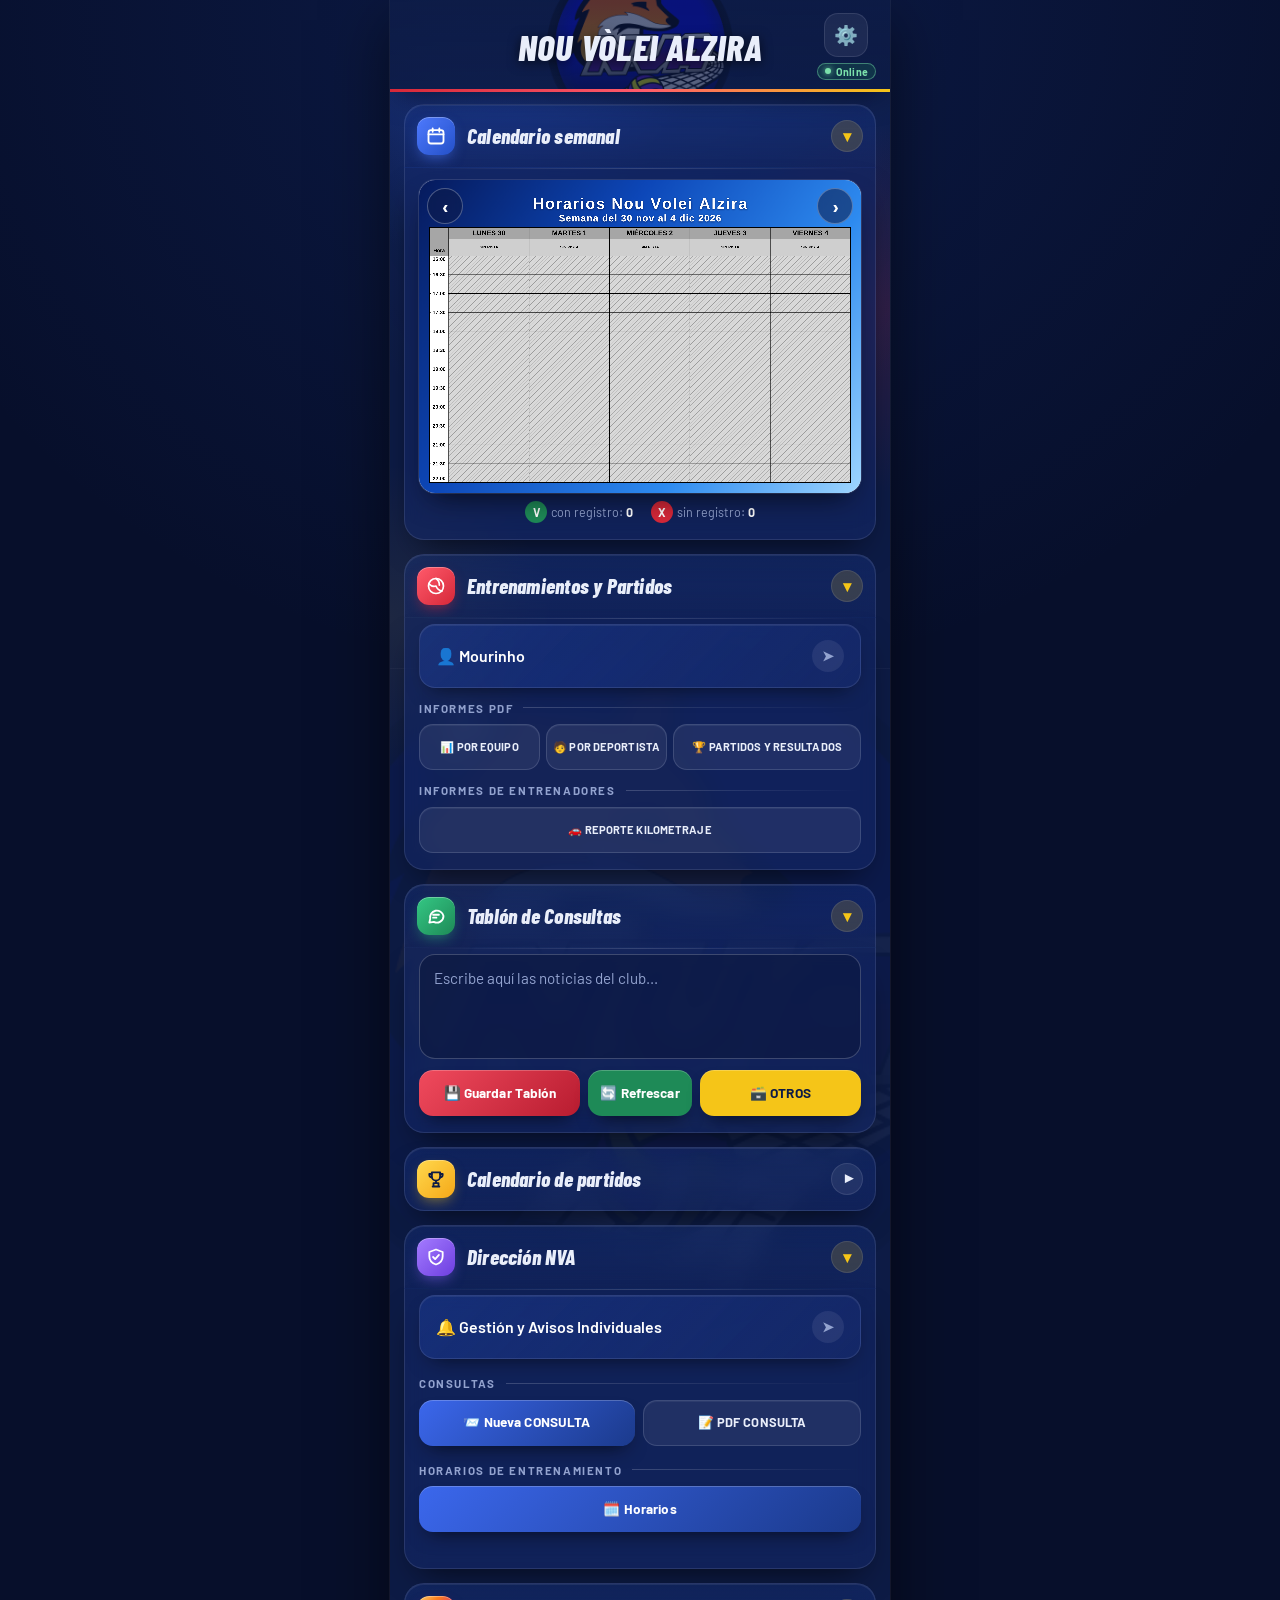
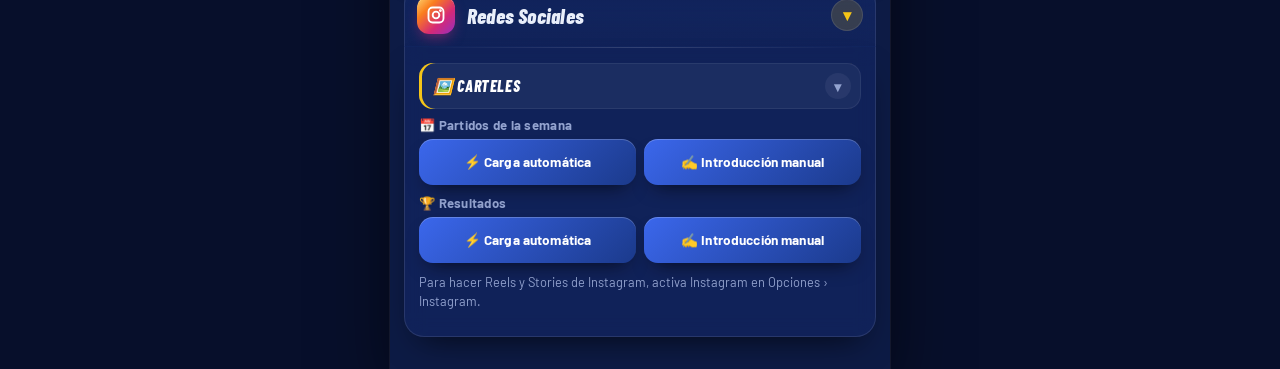
<file: index.html>
<!DOCTYPE html>
<html lang="es">
<head>
  <meta charset="UTF-8">
  <!-- Seguridad: solo se permite cargar código de este sitio y de los CDN de las
       librerías, y solo se pueden enviar datos a GitHub. -->
  <meta http-equiv="Content-Security-Policy" content="default-src 'self'; script-src 'self' 'unsafe-inline' https://cdnjs.cloudflare.com https://cdn.jsdelivr.net; style-src 'self' 'unsafe-inline'; img-src 'self' data: blob:; media-src 'self' blob:; font-src 'self' data:; connect-src 'self' https://api.github.com https://fvbcv.com https://corsproxy.io https://api.allorigins.win https://api.codetabs.com https://cdnjs.cloudflare.com https://cdn.jsdelivr.net data: blob:; worker-src 'self' blob:; manifest-src 'self'; object-src 'none'; base-uri 'self'; form-action 'none'">
  <meta name="referrer" content="strict-origin-when-cross-origin">
  <meta name="viewport" content="width=device-width, initial-scale=1.0, maximum-scale=1.0, user-scalable=no">
  <title>Nou Volei Alzira - Registro de Entrenamiento</title>

  <!-- ===== PWA ===== -->
  <link rel="manifest" href="manifest.json">
  <meta name="theme-color" content="#1e3c72">
  <link rel="icon" type="image/png" sizes="192x192" href="icons/icon-192.png">
  <!-- iPhone / iPad -->
  <link rel="apple-touch-icon" href="icons/apple-touch-icon.png">
  <meta name="apple-mobile-web-app-capable" content="yes">
  <meta name="mobile-web-app-capable" content="yes">
  <meta name="apple-mobile-web-app-status-bar-style" content="black">
  <meta name="apple-mobile-web-app-title" content="NVA Entrenadores">
  <!-- ===== FIN PWA ===== -->

  <!-- Conexiones anticipadas: acelera la primera petición a cada dominio
       (DNS + TLS ya resueltos cuando realmente se necesiten). -->
  <link rel="preconnect" href="https://api.github.com">
  <link rel="preconnect" href="https://cdnjs.cloudflare.com" crossorigin>
  <link rel="preconnect" href="https://cdn.jsdelivr.net" crossorigin>

  <!-- CSS en fichero aparte: el navegador lo cachea por separado del HTML,
       así que en visitas posteriores solo se descarga si cambia. -->
  <link rel="preload" href="fonts/barlow-latin-400-normal.woff2" as="font" type="font/woff2" crossorigin>
  <link rel="preload" href="fonts/barlow-condensed-latin-800-italic.woff2" as="font" type="font/woff2" crossorigin>
  <link rel="stylesheet" href="styles.css">
  <link rel="stylesheet" href="animaciones.css">
  <link rel="stylesheet" href="inicio.css">
  <!-- Intro de marca: solo la primera vez en cada sesión -->
  <script>
    try {
      if (!sessionStorage.getItem("nvaIntroVista")) {
        sessionStorage.setItem("nvaIntroVista", "1");
        document.documentElement.classList.add("nva-intro-on");
      }
    } catch (e) { /* sin sessionStorage: sin intro */ }
  </script>

  <!-- Las librerías de PDF/gráficos (html2canvas, jsPDF, Chart.js) ya NO se
       cargan aquí: pesan ~700 KB y antes se descargaban en cada visita
       aunque no se fuera a generar ningún PDF. Ahora app.js las carga bajo
       demanda la primera vez que hacen falta (ver ensureExportLibs). -->
</head>
<body>

<!-- INTRO (animaciones.css / animaciones.js). Un toque la salta. -->
<div class="nva-intro" id="nvaIntro" aria-hidden="true">
  <svg class="nva-intro-court" viewBox="0 0 180 360" preserveAspectRatio="xMidYMid slice">
    <rect class="c1" x="20" y="20" width="140" height="320" pathLength="1"/>
    <line class="c2" x1="20" y1="180" x2="160" y2="180" pathLength="1"/>
    <line class="c3" x1="20" y1="133" x2="160" y2="133" pathLength="1"/>
    <line class="c4" x1="20" y1="227" x2="160" y2="227" pathLength="1"/>
  </svg>
  <div class="nva-intro-center">
    <div class="nva-intro-logo-wrap">
      <svg class="nva-intro-ring" viewBox="0 0 100 100"><circle cx="50" cy="50" r="47" pathLength="1"/></svg>
      <img class="nva-intro-logo" src="LOGO-NVA.png" alt="">
    </div>
    <div class="nva-intro-title"><span><i>NOU</i></span><span><i>VOLEI</i></span><span><i>ALZIRA</i></span></div>
    <div class="nva-intro-bar"></div>
    <div class="nva-intro-sub">Entrenadores</div>
  </div>
</div>

<div class="app-container">
  <div class="loading-overlay" id="loadingOverlay">
    <div class="loading-spinner"></div>
    <div class="loading-message" id="loadingMessage">Procesando datos...</div>
  </div>
  <!-- ENCABEZADO -->
  <header>
    <button class="btn-header-icon btn-back" id="btnBack" onclick="withLoading(goBack, 'Sincronizando datos...')" style="display: none; visibility: visible; flex-direction: column; align-items: center; justify-content: center; line-height: 1; padding: 0; min-height: 50px;" aria-label="Volver">
      <svg viewBox="0 0 24 24" width="30" height="30" fill="none" stroke="currentColor" stroke-width="2.6" stroke-linecap="round" stroke-linejoin="round" aria-hidden="true" style="display:block; margin:auto;"><path d="M3.5 12a8.5 8.5 0 1 0 2.5-6"/><path d="M3 3v5h5"/></svg>
    </button>  
    <div class="header-title-container">
      <h1>NOU VÒLEI ALZIRA</h1>
    </div>
    <div style="display: flex; flex-direction: column; align-items: center; gap: 6px; margin-left: auto;">
      <button class="btn-header-icon" title="Opciones (Propietario)" style="font-size: 1.2rem;" onclick="promptOwnerPassword()">⚙️</button>
      <span id="netStatusBadge" class="network-badge network-online">Online</span>
    </div>
  </header>

  <!-- PANTALLA 1: SELECCIÓN UNIFICADA -->
  <div class="screen active" id="screenCoachTeam">
    <div id="pdfModeBanner" class="pdf-mode-banner" style="display: none;">
      <span>📌 Modo PDF Activo: Selecciona Entrenador y Equipo</span>
      <button onclick="togglePdfMode()" style="background:none; border:none; color:white; font-weight:700; cursor:pointer;">✕ Cancelar</button>
    </div>

    <!-- ===== Sección plegable: Calendario semanal ===== -->
    <div class="section-title section-toggle" id="secHead_wk" role="button" tabindex="0" aria-expanded="true" aria-controls="secBody_wk" onclick="toggleSection('wk')" onkeydown="sectionKey(event,'wk')">Calendario semanal <span class="sec-arrow">▾</span></div>
    <div class="section-body" id="secBody_wk">
      <div class="anul-barra" id="anulBarra" hidden>🚫 <span>Modo anulación: toca un entrenamiento o la cabecera de un día para anularlo o reactivarlo.</span> <button onclick="nvaDeselEntrenos()">Terminar</button></div>
      <div class="wk-canvas-wrap">
        <canvas id="wkCanvas" class="wk-canvas" onclick="wkCanvasClick(event)" oncontextmenu="return false;" title="Toca un entrenamiento para abrir su registro. Mantén pulsado para borrarlo."></canvas>
        <button class="wk-nav-btn wk-nav-prev" onclick="wkMove(-1)" aria-label="Semana anterior">‹</button>
        <button class="wk-nav-btn wk-nav-next" onclick="wkMove(1)" aria-label="Semana siguiente">›</button>
      </div>
      <div class="wk-legend" id="wkSummary">
        <span><b class="wk-mark wk-v">V</b> con registro:&nbsp;<b id="wkCountV">0</b></span>
        <span><b class="wk-mark wk-x">X</b> sin registro:&nbsp;<b id="wkCountX">0</b></span>
      </div>
    </div>

    <!-- ===== Sección plegable: Entrenamientos y Partidos ===== -->
    <div class="section-title section-toggle" id="secHead_trainings" role="button" tabindex="0" aria-expanded="true" aria-controls="secBody_trainings" onclick="toggleSection('trainings')" onkeydown="sectionKey(event,'trainings')">Entrenamientos y Partidos <span class="sec-arrow">▾</span></div>
    <div class="section-body" id="secBody_trainings">
      <div id="coachTeamList"></div>

      <div class="section-subtitle" style="margin-top:14px;">Informes PDF</div>
      <div style="display:flex; gap:6px;">
        <button class="btn-pdf-mode" id="btnPdfMode" onclick="togglePdfMode()" style="flex:1; min-width:0; margin-bottom:0; font-size:0.7rem; padding:8px 4px;">📊 POR EQUIPO</button>
        <button class="btn-pdf-mode" id="btnPdfJugadora" onclick="openPlayerPdfModal()" style="flex:1; min-width:0; margin-bottom:0; font-size:0.7rem; padding:8px 4px;">🧑 POR DEPORTISTA</button>
        <button class="btn-pdf-mode" id="btnPdfCuadrante" onclick="togglePdfCuadranteMode()" style="flex:1.6; min-width:0; margin-bottom:0; font-size:0.7rem; padding:8px 4px;">🏆 PARTIDOS Y RESULTADOS</button>
      </div>
      <div class="section-subtitle" style="margin-top:14px;">Informes de Entrenadores</div>
      <button class="btn-pdf-mode" id="btnKilometraje" onclick="openKilometrajeModal()" style="width:100%; margin-bottom:0; font-size:0.7rem; padding:8px 4px;">🚗 REPORTE KILOMETRAJE</button>
    </div>

    <!-- ===== Sección plegable: Tablón de Consultas ===== -->
    <div class="section-title section-toggle" id="secHead_tablon" role="button" tabindex="0" aria-expanded="true" aria-controls="secBody_tablon" style="margin-top:20px;" onclick="toggleSection('tablon')" onkeydown="sectionKey(event,'tablon')">Tablón de Consultas <span class="sec-arrow">▾</span></div>
    <div class="section-body" id="secBody_tablon">
      <textarea id="tablonTextarea" class="comment-input-long" placeholder="Escribe aquí las noticias del club..." oninput="autoResizeTablon(this)" onchange="updateTablon(this.value)"></textarea>
      <div style="display:flex; gap:8px;">
        <button class="btn-save-session" style="flex:1;" onclick="withLoading(saveTablon, 'Guardando Tablón en GitHub...')">💾 Guardar Tablón</button>
        <button class="btn-save-session" style="flex:0 0 auto; width:auto; white-space:nowrap; background: var(--btn-fondoVerde);" onclick="withLoading(refreshTablon, 'Refrescando Tablón...')">🔄 Refrescar</button>
        <button class="btn-save-session" style="flex:1; background: var(--btn-fondoAmarillo);" onclick="openOtros()">🗃️ OTROS</button>
      </div>
    </div>

    <!-- ===== Sección plegable: Calendario de partidos (empieza plegada) ===== -->
    <div class="section-title section-toggle collapsed" id="secHead_cal" role="button" tabindex="0" aria-expanded="false" aria-controls="secBody_cal" style="margin-top:20px;" onclick="cpToggleSection()" onkeydown="cpSectionKey(event)">Calendario de partidos <span class="sec-arrow">▾</span></div>
    <div class="section-body collapsed" id="secBody_cal">
      <div class="cp-range" id="cpRange">
        <span class="cp-range-ico">📅</span>
        <label class="cp-range-part"><span class="cp-range-cap">Desde</span><span class="cp-range-val" id="cpFromLabel"></span><input type="date" id="cpFrom" aria-label="Fecha de inicio"></label>
        <span class="cp-range-sep">–</span>
        <label class="cp-range-part"><span class="cp-range-cap">Hasta</span><span class="cp-range-val" id="cpToLabel"></span><input type="date" id="cpTo" aria-label="Fecha de fin"></label>
      </div>
      <div class="cp-sub-head" id="cpSubHead_tl" role="button" tabindex="0" aria-expanded="true" onclick="cpToggleSub('tl')" onkeydown="if(event.key==='Enter'||event.key===' '){event.preventDefault();cpToggleSub('tl');}">📊 Línea temporal <span class="sec-arrow">▾</span></div>
      <div class="cp-sub-body" id="cpSub_tl"><div id="cpTimeline" class="cp-timeline"></div></div>
      <div class="cp-sub-head" id="cpSubHead_warn" role="button" tabindex="0" aria-expanded="true" onclick="cpToggleSub('warn')" onkeydown="if(event.key==='Enter'||event.key===' '){event.preventDefault();cpToggleSub('warn');}">⚠️ Avisos <span id="cpWarnCount"></span> <span class="sec-arrow">▾</span></div>
      <div class="cp-sub-body" id="cpSub_warn"><div id="cpWarnings" class="cp-warnings"></div></div>
      <div class="cp-sub-head" id="cpSubHead_list" role="button" tabindex="0" aria-expanded="true" onclick="cpToggleSub('list')" onkeydown="if(event.key==='Enter'||event.key===' '){event.preventDefault();cpToggleSub('list');}">📋 Lista de partidos <span id="cpListCount"></span> <span class="sec-arrow">▾</span></div>
      <div class="cp-sub-body" id="cpSub_list"><div id="cpMatches" class="cp-matches"></div></div>
      <div class="cp-sub-head" id="cpSubHead_teams" role="button" tabindex="0" aria-expanded="true" onclick="cpToggleSub('teams')" onkeydown="if(event.key==='Enter'||event.key===' '){event.preventDefault();cpToggleSub('teams');}">👥 Equipos · PDF Competición <span class="sec-arrow">▾</span></div>
      <div class="cp-sub-body" id="cpSub_teams"><div id="cpTeams" class="cp-teams"></div></div>
      <input type="file" id="cpFileInput" accept="application/pdf,.pdf" style="display:none;">
    </div>

    <!-- ===== Sección plegable: Dirección NVA (incluye Horarios) ===== -->
    <div class="section-title section-toggle" id="secHead_direccion" role="button" tabindex="0" aria-expanded="true" aria-controls="secBody_direccion" style="margin-top:20px;" onclick="toggleSection('direccion')" onkeydown="sectionKey(event,'direccion')">Dirección NVA <span class="sec-arrow">▾</span></div>
    <div class="section-body" id="secBody_direccion">
    <button class="coach-btn" id="btnDireccionNVA" onclick="toggleDireccionNVA()">
      <span>🔔 Gestión y Avisos Individuales</span> <span id="iconDireccionNVA">➤</span>
    </button>
    <div id="direccionTeamsContainer" class="teams-container" style="display: none;"></div>

    <div class="section-subtitle">CONSULTAS</div>
    <div style="display:flex; gap:8px;">
      <button class="btn-pdf-mode2" style="flex:1; min-width:0; margin-bottom:0;" onclick="openCreateQueryModal()">📨 Nueva CONSULTA</button>
      <button class="btn-pdf-mode" style="flex:1; min-width:0; margin-bottom:0;" onclick="openSelectQueryPdfModal()">📝 PDF CONSULTA</button>
    </div>

    <div class="section-subtitle">Horarios de entrenamiento</div>
    <button class="btn-pdf-mode2" style="margin-bottom:20px;" onclick="openHorarios()">🗓️ Horarios</button>

    <div id="histSeccion" hidden>
    <div class="section-subtitle">Control de registros</div>
    <button class="btn-pdf-mode2" style="margin-bottom:10px;" onclick="openHistorial()">📜 Historial de cambios</button>
    <button class="btn-pdf-mode2" style="margin-bottom:10px;" onclick="openAvisos()">⚠️ Mensaje de aviso</button>
    <div style="display:flex; gap:8px; margin-bottom:20px;">
      <button class="btn-pdf-mode2" id="btnDeselEntrenos" style="flex:1; min-width:0; margin-bottom:0;" onclick="nvaDeselEntrenos()">🚫 Deselección entrenamientos</button>
      <button class="btn-pdf-mode2" style="flex:1; min-width:0; margin-bottom:0;" onclick="openDeselPartidos()">🚫 Deselección partidos</button>
    </div>
    </div>
    </div>

    <!-- ===== Sección plegable: Redes Sociales (Carteles para todos; Reels y Stories solo con el token de Instagram) ===== -->
    <div id="igSectionWrap">
      <div class="section-title section-toggle" id="secHead_instagram" role="button" tabindex="0" aria-expanded="true" aria-controls="secBody_instagram" style="margin-top:20px;" onclick="toggleSection('instagram')" onkeydown="sectionKey(event,'instagram')">Redes Sociales <span class="sec-arrow">▾</span></div>
      <div class="section-body" id="secBody_instagram">
        <div class="cp-sub-head" id="igSubHead_carteles" role="button" tabindex="0" aria-expanded="true" onclick="igToggleSub('carteles')" onkeydown="if(event.key==='Enter'||event.key===' '){event.preventDefault();igToggleSub('carteles');}">🖼️ Carteles <span class="sec-arrow">▾</span></div>
        <div class="cp-sub-body" id="igSub_carteles">
          <div class="cartel-sub">📅 Partidos de la semana</div>
          <div class="cartel-row">
            <button class="btn-pdf-mode2" onclick="cartelAuto('partidos')">⚡ Carga automática</button>
            <button class="btn-pdf-mode2" onclick="location.href='Partidos.html'">✍️ Introducción manual</button>
          </div>
          <div class="cartel-sub">🏆 Resultados</div>
          <div class="cartel-row">
            <button class="btn-pdf-mode2" onclick="cartelAuto('resultados')">⚡ Carga automática</button>
            <button class="btn-pdf-mode2" onclick="location.href='Resultados.html'">✍️ Introducción manual</button>
          </div>
        </div>

        <p class="ig-info" id="igSinToken">Para hacer Reels y Stories de Instagram, activa Instagram en Opciones › Instagram.</p>
        <div id="igSoloToken" hidden>
        <div class="cp-sub-head" id="igSubHead_reels" role="button" tabindex="0" aria-expanded="true" onclick="igToggleSub('reels')" onkeydown="if(event.key==='Enter'||event.key===' '){event.preventDefault();igToggleSub('reels');}">🎬 Reels <span class="sec-arrow">▾</span></div>
        <div class="cp-sub-body" id="igSub_reels">
        <p class="ig-info">Los reels se crean solos como borrador. Nada se publica hasta que una persona lo revisa y pulsa «Confirmar y publicar».</p>
        <div style="display:flex; gap:6px; align-items:stretch; margin-bottom:10px;">
          <div style="flex:1; min-width:0; display:flex; gap:6px;">
            <button class="btn-save-session" style="margin:0; flex:1 1 auto; min-width:0; padding:10px 2px; white-space:nowrap; font-size:0.78em; letter-spacing:0;" onclick="igReelsGenerar('resultados')">🏆 Resultados</button>
            <button class="btn-save-session" style="margin:0; flex:1 1 auto; min-width:0; padding:10px 2px; white-space:nowrap; font-size:0.78em; letter-spacing:0; background:var(--azul-primary);" onclick="igReelsGenerar('proximos')">📅 Partidos</button>
            <button class="btn-save-session" style="margin:0; flex:1 1 auto; min-width:0; padding:10px 2px; white-space:nowrap; font-size:0.78em; letter-spacing:0; background:var(--btn-fondoVerde);" onclick="igReelsGenerar('evento')">📸 Manual</button>
          </div>
          <button class="btn-save-session" style="margin:0; width:44px; flex:none; padding:10px 0; background:#2563eb;" onclick="igReelsCargar()" title="Refrescar borradores" aria-label="Refrescar borradores"><svg viewBox="0 0 24 24" width="20" height="20" fill="none" stroke="#fff" stroke-width="2.4" stroke-linecap="round" stroke-linejoin="round" aria-hidden="true" style="display:block; margin:auto;"><path d="M20 11a8 8 0 0 0-14.6-4.5L4 8"/><path d="M4 3v5h5"/><path d="M4 13a8 8 0 0 0 14.6 4.5L20 16"/><path d="M20 21v-5h-5"/></svg></button>
        </div>
        <div id="igReelsList"></div>
        <div class="cp-sub-head ig-pub-head collapsed" id="igSubHead_reelsPub" role="button" tabindex="0" aria-expanded="false" onclick="igToggleSub('reelsPub')" onkeydown="if(event.key==='Enter'||event.key===' '){event.preventDefault();igToggleSub('reelsPub');}" >✅ Publicados <span class="sec-arrow">▾</span></div>
        <div class="cp-sub-body ig-pub-body collapsed" id="igSub_reelsPub">
        <div id="igReelsPub"></div>
        </div>
        </div>

        <div class="cp-sub-head" id="igSubHead_stories" role="button" tabindex="0" aria-expanded="true" onclick="igToggleSub('stories')" onkeydown="if(event.key==='Enter'||event.key===' '){event.preventDefault();igToggleSub('stories');}">📲 Stories <span class="sec-arrow">▾</span></div>
        <div class="cp-sub-body" id="igSub_stories">
        <p class="ig-info">Elige las fotos o carteles; salen enteros, sin cambios. Nada se publica hasta que una persona lo revisa y pulsa «Confirmar y publicar».</p>
        <div style="display:flex; gap:6px; align-items:stretch; margin-bottom:10px;">
          <div style="flex:1; min-width:0; display:flex; gap:6px;">
            <button class="btn-save-session" style="margin:0; flex:1 1 auto; min-width:0; padding:10px 2px; white-space:nowrap; font-size:0.78em; letter-spacing:0; background:var(--btn-fondoVerde);" onclick="igHistoriasGenerar('evento')">📸 Manual</button>
          </div>
          <button class="btn-save-session" style="margin:0; width:44px; flex:none; padding:10px 0; background:#2563eb;" onclick="igHistoriasCargar()" title="Refrescar borradores de stories" aria-label="Refrescar borradores de stories"><svg viewBox="0 0 24 24" width="20" height="20" fill="none" stroke="#fff" stroke-width="2.4" stroke-linecap="round" stroke-linejoin="round" aria-hidden="true" style="display:block; margin:auto;"><path d="M20 11a8 8 0 0 0-14.6-4.5L4 8"/><path d="M4 3v5h5"/><path d="M4 13a8 8 0 0 0 14.6 4.5L20 16"/><path d="M20 21v-5h-5"/></svg></button>
        </div>
        <div id="igStoriesList"></div>
        <div class="cp-sub-head ig-pub-head collapsed" id="igSubHead_storiesPub" role="button" tabindex="0" aria-expanded="false" onclick="igToggleSub('storiesPub')" onkeydown="if(event.key==='Enter'||event.key===' '){event.preventDefault();igToggleSub('storiesPub');}" >✅ Publicados <span class="sec-arrow">▾</span></div>
        <div class="cp-sub-body ig-pub-body collapsed" id="igSub_storiesPub">
        <div id="igStoriesPub"></div>
        </div>
        </div>
        </div>
      </div>
    </div>
  </div>

  <!-- PANTALLA OTROS: botones de información e instrucciones -->
  <div class="screen" id="screenOtros">
    <div class="section-title">Otros · Información e Instrucciones</div>
    <div id="otrosList"></div>
    <input type="file" id="fichaFileInput" accept="application/pdf,.pdf" style="display:none;">
  </div>

  <!-- PANTALLA: HORARIOS DE ENTRENAMIENTO -->
  <div class="screen" id="screenHorarios">
    <div class="section-title">Horarios de Entrenamiento</div>
    <div id="hzStatus" class="hz-status"></div>

    <!-- 1. AJUSTES -->
    <button class="coach-btn" id="hzBtn_settings" onclick="hzToggleSection('settings')">
      <span>⚙️ 1. Ajustes (colores, pabellones y pistas)</span> <span class="hz-arrow">➤</span>
    </button>
    <div class="hz-panel" id="hzSec_settings" style="display:none;"></div>

    <!-- 2. ENTRENAMIENTOS POR EQUIPO -->
    <button class="coach-btn" id="hzBtn_trainings" onclick="hzToggleSection('trainings')">
      <span>🏐 2. Entrenamientos por equipo</span> <span class="hz-arrow">➤</span>
    </button>
    <div class="hz-panel" id="hzSec_trainings" style="display:none;"></div>

    <!-- 3. HORARIO SEMANAL -->
    <button class="coach-btn" id="hzBtn_schedule" onclick="hzToggleSection('schedule')">
      <span>🖼️ 3. Horario semanal (imagen / PDF)</span> <span class="hz-arrow">➤</span>
    </button>
    <div class="hz-panel" id="hzSec_schedule" style="display:none;">
      <canvas id="hzCanvas" class="hz-canvas" width="2970" height="2100"></canvas>
      <div id="hzSchedNote" class="hz-hint" style="margin-top:8px;"></div>
      <div class="hz-actions">
        <button class="btn-pdf-mode2" onclick="hzOpenZoom()">🔍 Ampliar</button>
        <button class="btn-pdf-mode" onclick="withLoading(hzDownloadPNG, 'Generando imagen...')">🖼️ Imagen</button>
        <button class="btn-pdf-mode" onclick="withLoading(hzDownloadPDF, 'Generando PDF...')">📄 PDF</button>
      </div>
    </div>

    <div style="display:flex; gap:8px;">
      <button class="btn-save-session" style="flex:1; padding:12px; font-size:0.9rem;" onclick="withLoading(saveHorarios, 'Guardando Horarios.json en GitHub...')">💾 Guardar Horarios.json en GitHub</button>
      <button class="btn-save-session" style="flex:0 0 auto; width:auto; white-space:nowrap; padding:12px; font-size:0.9rem; background: var(--btn-fondoVerde);" onclick="withLoading(refreshHorarios, 'Refrescando Horarios...')">🔄 Refrescar</button>
    </div>
  </div>

  <!-- MODAL: HORARIOS AMPLIADO -->
  <div class="modal-backdrop" id="modalHzZoom">
    <div class="modal-box" style="max-width: 98vw; width: 98vw; max-height: 94vh;">
      <div class="modal-header">
        <div class="modal-title">Horarios · vista ampliada</div>
        <button class="btn-close-modal" onclick="hzCloseZoom()">✕</button>
      </div>
      <div style="overflow: auto; -webkit-overflow-scrolling: touch; flex: 1; background:#1e3c72; border-radius:8px;">
        <img id="hzZoomImg" alt="Horarios Nou Volei Alzira" style="width: 1500px; max-width: none; display: block;">
      </div>
    </div>
  </div>

  <!-- PANTALLA 2: REGISTRO DE ENTRENAMIENTO -->
  <div class="screen" id="screenAttendance">
    <div class="reg-sticky"><div class="title-row"><div class="section-title" id="sessionTitle" style="margin-bottom: 4px;">Registro de Entrenamiento</div><div class="att-counters" id="trainCounters"></div></div>
    
    <div class="controls-bar">
      <div class="date-container">
        <label for="sessionDatePicker">📅 Fecha:</label>
        <input type="date" id="sessionDatePicker" class="date-input">
      </div>
      <div class="mode-switch"><span class="mode-label">ENTRENAMIENTO</span><button type="button" class="mode-swap" onclick="goToMatchScreen()" title="Cambiar a Partido" aria-label="Cambiar a Partido"><svg viewBox="0 0 24 24" width="24" height="24" fill="none" stroke="currentColor" stroke-width="2.6" stroke-linecap="round" stroke-linejoin="round" aria-hidden="true"><path d="M20 11a8 8 0 0 0-14.6-4.5L4 8"/><path d="M4 3v5h5"/><path d="M4 13a8 8 0 0 0 14.6 4.5L20 16"/><path d="M20 21v-5h-5"/></svg></button></div>
      <button class="btn-history" onclick="withLoading(openHistoryModal, 'Cargando historial...')">📜<span class="hist-lbl"> Historial</span></button>
    </div>
    </div>

    <div id="playersContainer"></div>
    <button class="btn-save-session" style="padding:12px; font-size:0.9rem;" onclick="withLoading(saveSession, 'Guardando entrenamiento en GitHub...')">💾 Guardar Entrenamiento en GitHub</button>
  </div>

  <!-- PANTALLA: REGISTRO DE PARTIDO -->
  <div class="screen" id="screenMatch">
    <div class="reg-sticky"><div class="title-row"><div class="section-title" id="matchTitle" style="margin-bottom: 4px;">Registro de Partido</div><div class="att-counters" id="matchCounters"></div></div>

    <div class="controls-bar">
      <div class="date-container">
        <label for="matchDatePicker">📅 Fecha:</label>
        <input type="date" id="matchDatePicker" class="date-input">
      </div>
      <div class="mode-switch"><span class="mode-label">PARTIDO</span><button type="button" class="mode-swap" onclick="goToTrainingScreen()" title="Cambiar a Entrenamiento" aria-label="Cambiar a Entrenamiento"><svg viewBox="0 0 24 24" width="24" height="24" fill="none" stroke="currentColor" stroke-width="2.6" stroke-linecap="round" stroke-linejoin="round" aria-hidden="true"><path d="M20 11a8 8 0 0 0-14.6-4.5L4 8"/><path d="M4 3v5h5"/><path d="M4 13a8 8 0 0 0 14.6 4.5L20 16"/><path d="M20 21v-5h-5"/></svg></button></div>
      <button class="btn-history" onclick="withLoading(openMatchHistoryModal, 'Cargando historial de partidos...')">📜<span class="hist-lbl"> Historial</span></button>
    </div>
    </div>

    <div id="matchScoreboard" class="match-scoreboard"></div>

    <div id="matchPlayersContainer"></div>
    <button class="btn-save-session" style="padding:12px; font-size:0.9rem;" onclick="withLoading(saveMatch, 'Guardando partido en GitHub...')">💾 Guardar Partido en GitHub</button>
  </div>

  <!-- PANTALLA 3: GESTIÓN DE WARNINGS POR EQUIPO -->
  <div class="screen" id="screenWarnings">
    <div class="section-title" id="warningTeamTitle">Dirección NVA - Equipo</div>
    <div id="warningPlayersContainer"></div>
    <button class="btn-save-session" style="padding:12px; font-size:0.9rem;" onclick="withLoading(saveWarningsToGitHub, 'Guardando amonestaciones en GitHub...')">💾 Guardar Warning en GitHub</button> 
  </div>

  <!-- MODALES DE LA APLICACIÓN -->
  <div class="modal-backdrop" id="modalWarning">
    <div class="modal-box" style="max-width: 360px;">
      <div class="modal-header">
        <div class="modal-title">Motivo del Aviso</div>
        <button class="btn-close-modal" onclick="closeWarningModal()">✕</button>
      </div>
      <input type="text" id="warningReasonInput" class="app-input" value="NO PAGADO" style="margin-bottom: 8px; font-weight:bold; color:#ef4444;">
      
      <div style="font-size:0.75rem; color:#64748b; text-align:center; font-weight:600;">Selecciona un color de aviso:</div>
      <div class="color-picker-container" id="warningColorPicker">
        <div class="color-circle selected" data-color="#ef4444" style="background:#ef4444;" title="Rojo"></div>
        <div class="color-circle" data-color="#0284c7" style="background:#0284c7;" title="Azul"></div>
        <div class="color-circle" data-color="#22c55e" style="background:#22c55e;" title="Verde"></div>
        <div class="color-circle" data-color="#eab308" style="background:#eab308;" title="Amarillo"></div>
      </div>

      <button class="btn-save-session" onclick="confirmWarningReason()">💾 Guardar Motivo</button>
    </div>
  </div>

  <div class="modal-backdrop" id="modalOtrosEditor">
    <div class="modal-box" style="max-width: 420px;">
      <div class="modal-header">
        <div class="modal-title" id="otrosEditorTitle">➕ Nuevo botón</div>
        <button class="btn-close-modal" onclick="closeOtrosEditor()">✕</button>
      </div>
      <label style="font-size:0.75rem; color:#64748b; font-weight:600; display:block; margin-bottom:4px;">Nombre del botón:</label>
      <input type="text" id="otrosEditorName" class="app-input" maxlength="60" placeholder="Ej: Horarios de pabellón" style="margin-bottom:10px;">
      <label style="font-size:0.75rem; color:#64748b; font-weight:600; display:block; margin-bottom:4px;">Información:</label>
      <div class="rte-toolbar">
        <button type="button" title="Negrita" onmousedown="event.preventDefault()" onclick="otrosFormat('bold')"><b>N</b></button>
        <button type="button" title="Cursiva" onmousedown="event.preventDefault()" onclick="otrosFormat('italic')"><i>K</i></button>
        <button type="button" title="Subrayado" onmousedown="event.preventDefault()" onclick="otrosFormat('underline')"><u>S</u></button>
        <button type="button" title="Título" onmousedown="event.preventDefault()" onclick="otrosFormat('title')">T</button>
        <button type="button" title="Lista con viñetas" onmousedown="event.preventDefault()" onclick="otrosFormat('insertUnorderedList')">• Lista</button>
        <button type="button" title="Lista numerada" onmousedown="event.preventDefault()" onclick="otrosFormat('insertOrderedList')">1. Lista</button>
        <button type="button" title="Quitar formato" onmousedown="event.preventDefault()" onclick="otrosFormat('removeFormat')">✖ Formato</button>
      </div>
      <div id="otrosEditorBody" class="rte-editor" contenteditable="true" data-placeholder="Escribe aquí la información..."></div>
      <button class="btn-save-session" onclick="saveOtrosEditor()">Aceptar</button>
    </div>
  </div>

  <div class="modal-backdrop" id="modalCreateQuery">
    <div class="modal-box" style="max-width: 380px;">
      <div class="modal-header">
        <div class="modal-title">❓ Crear Consulta</div>
        <button class="btn-close-modal" onclick="closeCreateQueryModal()">✕</button>
      </div>
      <textarea id="createQueryText" class="comment-input-long" style="min-height:70px; margin-bottom:10px;" placeholder="Escribe aquí la consulta o pregunta..."></textarea>
      
      <div style="margin-bottom: 10px;">
        <label style="font-size:0.75rem; color:#64748b; font-weight:600; display:block; margin-bottom:4px;">Tipo de Consulta:</label>
        <select id="createQueryType" class="app-select" onchange="toggleQueryTypeOptions()">
          <option value="sino">Si / No</option>
          <option value="custom">Personalizada</option>
        </select>
      </div>

      <div id="customOptionsContainer" style="display: none; margin-bottom: 10px;">
        <label style="font-size:0.75rem; color:#64748b; font-weight:600; display:block; margin-bottom:4px;">Opciones de respuesta (separadas por comas):</label>
        <input type="text" id="createQueryOptions" class="app-input" placeholder="Ej: Opción 1, Opción 2, Opción 3">
      </div>

      <div style="font-size:0.75rem; color:#64748b; text-align:center; font-weight:600;">Color distintivo de la consulta:</div>
      <div class="color-picker-container" id="queryColorPicker">
        <div class="color-circle selected" data-color="#0284c7" style="background:#0284c7;" title="Azul"></div>
        <div class="color-circle" data-color="#7e22ce" style="background:#7e22ce;" title="Morado"></div>
        <div class="color-circle" data-color="#f97316" style="background:#f97316;" title="Naranja"></div>
      </div>

      <button class="btn-save-session" onclick="openQueryTeamsSelection()">Siguiente: Seleccionar Equipos</button>
    </div>
  </div>

  <div class="modal-backdrop" id="modalQueryTeams">
    <div class="modal-box" style="max-width: 380px;">
      <div class="modal-header">
        <div class="modal-title">Seleccionar Equipos Destino</div>
        <button class="btn-close-modal" onclick="closeQueryTeamsModal()">✕</button>
      </div>
      <div id="queryTeamsCheckboxes" style="display: flex; flex-direction: column; gap: 6px; margin-bottom: 12px; max-height: 200px; overflow-y: auto;"></div>
      <button class="btn-save-session" onclick="withLoading(confirmSaveQuery, 'Publicando consulta en el Tablón...')">Publicar Consulta en Tablón</button>
    </div>
  </div>

  <div class="modal-backdrop" id="modalSelectQueryPdf">
    <div class="modal-box" style="max-width: 380px;">
      <div class="modal-header">
        <div class="modal-title">📄 Seleccionar Consulta PDF</div>
        <button class="btn-close-modal" onclick="closeSelectQueryPdfModal()">✕</button>
      </div>
      <div id="queryListPdfContainer" style="display: flex; flex-direction: column; gap: 6px; margin-bottom: 12px; max-height: 240px; overflow-y: auto;"></div>
    </div>
  </div>

  <!-- MODAL: CONFIRMAR BORRADO DE UN REGISTRO DE ENTRENAMIENTO (pulsación larga en el calendario) -->
  <div class="modal-backdrop" id="modalDeleteLog">
    <div class="modal-box" style="max-width: 360px;">
      <div class="modal-header">
        <div class="modal-title">🗑️ Borrar registro</div>
        <button class="btn-close-modal" onclick="closeDeleteLogModal()">✕</button>
      </div>
      <p id="deleteLogText" style="font-size:0.9rem; color:#0f172a; line-height:1.4; margin-bottom:6px;"></p>
      <p style="font-size:0.78rem; color:#b91c1c; font-weight:600; margin-bottom:12px;">Se eliminará también de GitHub y no se puede deshacer.</p>
      <div style="display:flex; gap:8px;">
        <button class="btn-save-session" style="flex:1; background:#64748b;" onclick="closeDeleteLogModal()">Cancelar</button>
        <button class="btn-save-session" style="flex:1; background:linear-gradient(135deg,#ef4444,#b91c1c);" onclick="withLoading(confirmDeleteLog, 'Borrando registro...')">🗑️ Borrar</button>
      </div>
    </div>
  </div>

  <div class="modal-backdrop" id="modalPlayerPdf">
    <div class="modal-box" style="max-width: 380px;">
      <div class="modal-header">
        <div class="modal-title">🧑 PDF Jugadora</div>
        <button class="btn-close-modal" onclick="closePlayerPdfModal()">✕</button>
      </div>
      <label style="font-size:0.75rem; color:#64748b; font-weight:600; display:block; margin-bottom:4px;">Equipo:</label>
      <select id="playerPdfTeamSelect" class="app-select" onchange="renderPlayerPdfPlayers()"></select>
      <div id="playerPdfPlayersWrap" style="display:none; margin-top:12px;">
        <label style="font-size:0.75rem; color:#64748b; font-weight:600; display:block; margin-bottom:4px;">Selecciona la jugadora:</label>
        <div id="playerPdfPlayersList" style="display:flex; flex-direction:column; gap:6px; max-height:45vh; overflow-y:auto;"></div>
      </div>
    </div>
  </div>

  <div class="modal-backdrop" id="modalDateRange">
    <div class="modal-box" style="max-width: 380px;">
      <div class="modal-header">
        <div class="modal-title" id="pdfModalTitle">🗓️ Seleccionar Período</div>
        <button class="btn-close-modal" onclick="closeDateRangeModal()">✕</button>
      </div>
      <p style="font-size: 0.75rem; color: #64748b; margin-bottom: 8px;">Selecciona la fecha inicial y final del informe:</p>

      <div class="calendar-header">
        <button class="calendar-nav-btn" onclick="prevMonth()">◄</button>
        <span id="calendarMonthLabel"></span>
        <button class="calendar-nav-btn" onclick="nextMonth()">►</button>
      </div>

      <div class="calendar-weekdays">
        <div>Lu</div><div>Ma</div><div>Mi</div><div>Ju</div><div>Vi</div><div>Sá</div><div>Do</div>
      </div>

      <div class="calendar-days-grid" id="calendarDaysGrid"></div>

      <div style="margin-top: 12px; font-size: 0.78rem; color: var(--azul-dark); font-weight: 600;" id="dateSelectionSummary">
        Selecciona fecha de inicio...
      </div>

      <button class="btn-save-session" id="btnConfirmPdf" onclick="processPdfGeneration()" disabled style="opacity: 0.5;">Generar Informe PDF</button>
    </div>
  </div>

  <div class="modal-backdrop" id="modalHistory">
    <div class="modal-box">
      <div class="modal-header">
        <div class="modal-title" id="historyTitle">📜 Entrenamientos</div>
        <button class="btn-close-modal" onclick="closeHistoryModal()">✕</button>
      </div>
      <div id="historyListContainer" style="overflow-y:auto; flex:1;"></div>
    </div>
  </div>

  <div class="modal-backdrop" id="modalMatchHistory">
    <div class="modal-box">
      <div class="modal-header">
        <div class="modal-title" id="matchHistoryTitle">📜 Partidos</div>
        <button class="btn-close-modal" onclick="closeMatchHistoryModal()">✕</button>
      </div>
      <div id="matchHistoryListContainer" style="overflow-y:auto; flex:1;"></div>
    </div>
  </div>

  <div class="modal-backdrop" id="modalResultsMatches">
    <div class="modal-box" style="max-width: 420px;">
      <div class="modal-header">
        <div class="modal-title">🏆 Partidos del período</div>
        <button class="btn-close-modal" onclick="closeResultsMatchesModal()">✕</button>
      </div>
      <p id="resultsMatchesPeriod" style="font-size:0.75rem; color:#64748b; margin-bottom:8px;"></p>
      <div style="display:flex; gap:10px; align-items:center; margin-bottom:8px;">
        <button type="button" id="btnResultsToggleAll" class="btn-history" style="margin-left:0;" onclick="toggleAllResultsMatches()">☐ Marcar ninguno</button>
        <span id="resultsMatchesCount" style="font-size:0.78rem; color:var(--azul-dark); font-weight:600;"></span>
      </div>
      <div id="resultsMatchesList" style="display:flex; flex-direction:column; gap:6px; overflow-y:auto; min-height:0; max-height:50vh;"></div>
      <button class="btn-save-session" id="btnResultsGenerate" onclick="confirmResultsSelection()">Generar PDF de Resultados</button>
    </div>
  </div>

  <div class="modal-backdrop" id="modalLeagueTeams">
    <div class="modal-box" style="max-width: 380px;">
      <div class="modal-header">
        <div class="modal-title" id="leagueModalTitle">Equipos de la liga</div>
        <button class="btn-close-modal" onclick="closeLeagueTeamsModal()">✕</button>
      </div>
      <button type="button" class="app-input" style="text-align:left; cursor:pointer; margin-bottom:8px; font-weight:700; color:#b91c1c; border-color:#fca5a5; background:#fef2f2;" onclick="resetLeagueTeams()">↩ Cancelar selección (volver a HOME / VISIT)</button>
      <div id="leagueTeamsContainer" style="display:flex; flex-direction:column; gap:6px; overflow-y:auto; max-height:60vh;"></div>
    </div>
  </div>

  <!-- MODAL: DESELECCIÓN DE PARTIDOS (anulaciones.js) -->
  <div class="modal-backdrop" id="modalDeselPartidos" onclick="if(event.target===this)closeDeselPartidos()">
    <div class="modal-box hist-box">
      <div class="modal-header">
        <div class="modal-title">🚫 Deselección partidos</div>
        <button class="hist-cerrar" onclick="closeDeselPartidos()" aria-label="Cerrar">✕</button>
      </div>
      <div class="av-semanas">
        <button class="hist-chip anul-sem" data-s="-1" onclick="anulSemana(-1)">◀ Semana anterior</button>
        <button class="hist-chip anul-sem on" data-s="0" onclick="anulSemana(0)">Esta semana</button>
      </div>
      <div class="hist-estado" id="anulSemTxt"></div>
      <p class="hist-estado">Marca los partidos que se han anulado: no se pedirá su registro.</p>
      <div class="hist-list" id="anulPartidos"></div>
    </div>
  </div>

  <!-- MODAL: MENSAJE DE AVISO (avisos.js) -->
  <div class="modal-backdrop" id="modalAvisos" onclick="if(event.target===this)closeAvisos()">
    <div class="modal-box hist-box">
      <div class="modal-header">
        <div class="modal-title">⚠️ Mensaje de aviso</div>
        <button class="hist-cerrar" onclick="closeAvisos()" aria-label="Cerrar">✕</button>
      </div>
      <div class="hist-list">
        <div class="av-semanas">
          <button class="hist-chip av-sem" data-s="-1" onclick="avSemana(-1)">◀ Semana anterior</button>
          <button class="hist-chip av-sem on" data-s="0" onclick="avSemana(0)">Esta semana</button>
        </div>
        <div class="av-dias" id="avDias"></div>
        <button class="btn-pdf-mode2" style="margin:8px 0;" onclick="avRevisar()">🔎 Revisar registros</button>
        <div class="hist-estado" id="avEstado"></div>
        <div id="avRes"></div>
        <button class="btn-pdf-mode2" id="avEnviar" style="margin-top:8px;" onclick="avEnviar()" hidden>📨 Enviar aviso a los marcados</button>
      </div>
    </div>
  </div>

  <!-- MODAL: AVISO AL ENTRENADOR (avisos.js) -->
  <div class="modal-backdrop" id="modalAvisoEntrenador">
    <div class="modal-box hist-box">
      <div class="modal-header">
        <div class="modal-title">⚠️ Registros pendientes</div>
      </div>
      <div class="hist-list av-aviso" id="avAvisoTxt"></div>
      <button class="btn-pdf-mode2" style="margin-top:10px;" onclick="closeAvisoEntrenador()">Entendido</button>
    </div>
  </div>

  <!-- MODAL: HISTORIAL DE CAMBIOS (registro.js) -->
  <div class="modal-backdrop" id="modalHistorial" onclick="if(event.target===this)closeHistorial()">
    <div class="modal-box hist-box">
      <div class="modal-header">
        <div class="modal-title">📜 Historial de cambios</div>
        <button class="hist-cerrar" onclick="closeHistorial()" aria-label="Cerrar">✕</button>
      </div>
      <div class="hist-principal" id="histPrincipal">
        <div class="hist-barra">
          <input class="app-input hist-buscar" id="histBuscar" type="search" placeholder="Buscar (texto o dispositivo)…" oninput="histBuscar()">
          <button class="hist-engranaje" onclick="histConfig(true)" title="Configuración" aria-label="Configuración">⚙️</button>
        </div>
        <div class="hist-estado" id="histEstado"></div>
        <div class="hist-list" id="histList"></div>
      </div>
      <div class="hist-config" id="histConfig" hidden>
        <div class="hist-conf-tit">⚙️ Nombres de los dispositivos</div>
        <div class="hist-disp-list" id="histDispList"></div>
        <div class="hist-estado" id="histConfEstado"></div>
        <div class="hist-conf-btns">
          <button class="hist-chip" onclick="histConfig(false)">Cancelar</button>
          <button class="hist-chip on" onclick="histGuardarNombres()">💾 Guardar</button>
        </div>
      </div>
    </div>
  </div>

  <div class="modal-backdrop" id="modalAbsence">
    <div class="modal-box" style="max-width: 380px;">
      <div class="modal-header">
        <div class="modal-title" id="modalPlayerName">Motivo de la Falta</div>
      </div>
      <div style="display: flex; flex-direction: column; gap: 6px; margin-bottom: 10px;">
        <button class="app-input" style="text-align: left; cursor: pointer;" onclick="selectReason('Enfermedad / Lesión')">Enfermedad / Lesión</button>
        <button class="app-input" style="text-align: left; cursor: pointer;" onclick="selectReason('Estudios / Exámenes')">Estudios / Exámenes</button>
        <button class="app-input" style="text-align: left; cursor: pointer;" onclick="selectReason('Motivos Familiares')">Motivos Familiares</button>
        <button class="app-input" style="text-align: left; cursor: pointer;" onclick="selectReason('Falta Injustificada')">Falta Injustificada</button>
      </div>
      <input type="text" id="customReason" class="app-input" placeholder="Otro motivo..." style="margin-bottom: 10px;">
      <button class="btn-save-session" onclick="confirmAbsence()">Aceptar Motivo</button>
    </div>
  </div>

  <div class="modal-backdrop" id="modalPassword">
    <div class="modal-box" style="max-width: 360px;">
      <div class="modal-header">
        <div class="modal-title">🔐 Acceso Propietario</div>
        <button class="btn-close-modal" onclick="closePasswordModal()">✕</button>
      </div>
      <div style="margin-bottom: 10px;">
        <label style="font-size: 0.8rem; color: #64748b; display: block; margin-bottom: 4px;">Contraseña para modificar configuración:</label>
        <input type="password" id="ownerPasswordInput" class="app-input" placeholder="Contraseña...">
      </div>
      <button class="btn-save-session" onclick="withLoading(verifyOwnerPassword, 'Verificando y sincronizando...')">Entrar a Opciones</button>
    </div>
  </div>

  <div class="modal-backdrop" id="modalOptions">
    <div class="modal-box">
      <div class="modal-header">
        <div class="modal-title">⚙️ Configuración del Club</div>
        <button class="btn-close-modal" onclick="closeOptionsModal()">✕</button>
      </div>

      <div class="tabs-nav">
        <button class="tab-btn active" onclick="switchTab(1)">Entrenadores</button>
        <button class="tab-btn" onclick="switchTab(2)">Jugadores/as y Equipos</button>
        <button class="tab-btn" onclick="switchTab(3)">Ligas</button>
        <button class="tab-btn" onclick="switchTab(4)">Conexión GitHub</button>
        <button class="tab-btn" onclick="switchTab(5)">Insta&shy;gram</button>
      </div>

      <div class="tab-content active" id="tabContent1">
        <div class="config-section">
          <div class="config-subtitle">Entrenadores <span class="badge" id="coachCountBadge">0</span></div>
          <div class="input-group">
            <input type="text" id="newCoachName" class="app-input" placeholder="Nombre Entrenador/a">
            <button class="btn-add" onclick="addCoach()">+</button>
          </div>
          <div class="item-list" id="configCoachesList"></div>
        </div>

        <div class="config-section">
          <div class="config-subtitle">Asignar Equipos a Entrenador</div>
          <select id="selectCoachAssign" class="app-select" style="margin-bottom: 6px;" onchange="renderCoachAssignments()"></select>
          <div id="coachTeamsCheckboxes" style="display: flex; flex-direction: column; gap: 4px; background: white; padding: 8px; border-radius: 6px; border: 1px solid var(--gray-border);"></div>
        </div>
      </div>

      <div class="tab-content" id="tabContent2">
        <div class="config-section">
          <button type="button" class="btn-save-session imp-btn" onclick="impPickExcel()">📊 Cargar equipos y jugadores con excel Cluber</button>
          <input type="file" id="impExcelInput" accept=".xlsx,.xls,application/vnd.openxmlformats-officedocument.spreadsheetml.sheet,application/vnd.ms-excel" style="display:none" onchange="impHandleExcel(this)">
        </div>

        <div class="config-section">
          <div class="config-subtitle">Selecciona Equipo</div>
          <select id="selectTeamPlayers" class="app-select" onchange="renderPlayerManagement()"></select>
        </div>

        <div class="config-section">
          <div class="config-subtitle">Plantilla <span class="badge" id="playerCountBadge">0</span></div>
          <div class="input-group">
            <input type="text" id="newPlayerName" class="app-input" placeholder="Nombre Jugador/a">
            <button class="btn-add" onclick="addPlayer()">+</button>
          </div>
          <div id="draggablePlayerList"></div>
        </div>

        <div class="config-section">
          <div class="config-subtitle">Equipos <span class="badge" id="teamCountBadge">0</span></div>
          <div class="input-group">
            <input type="text" id="newTeamName" class="app-input" placeholder="Nombre Equipo">
            <select id="newTeamCategory" class="app-select" style="width: 100px;">
              <option value="Alevín">Alevín</option>
              <option value="Infantil">Infantil</option>
              <option value="Cadete">Cadete</option>
              <option value="Juvenil">Juvenil</option>
              <option value="Junior">Junior</option>
              <option value="Senior Femenino">Senior Femenino</option>
              <option value="Senior Masculino">Senior Masculino</option>
              <option value="Mixto">Mixto</option>
              <option value="Escuela">Escuela</option>
            </select>
            <button class="btn-add" onclick="addTeam()">+</button>
          </div>
          <div class="item-list" id="configTeamsList"></div>
        </div>

      </div>

      <div class="tab-content" id="tabContent3">
        <div class="config-section">
          <button type="button" class="btn-save-session imp-btn" onclick="impLeaguesFromPdfs()">📄 Cargar ligas desde PDF de fvbcv.com</button>
        </div>

        <div class="config-section">
          <div class="config-subtitle">Selecciona Equipo</div>
          <select id="selectTeamLeagues" class="app-select" onchange="withLoading(loadLeagueEditList, 'Cargando equipos de la liga...')"></select>
        </div>

        <div class="config-section">
          <div class="config-subtitle">Equipos de la liga <span class="badge" id="leagueCountBadge">0</span></div>
          <div class="input-group">
            <input type="text" id="newLeagueTeamName" class="app-input" placeholder="Nombre Equipo de la liga">
            <button class="btn-add" onclick="addLeagueTeam()">+</button>
            <button class="btn-add btn-add-pdf" title="Cargar PDF de la federación" onclick="document.getElementById('leaguePdfInput').click()">📄 PDF</button>
            <input type="file" id="leaguePdfInput" accept="application/pdf,.pdf" style="display:none" onchange="handleLeaguePdfSelected(this)">
          </div>
          <div id="draggableLeagueList"></div>
        </div>
      </div>

      <div class="tab-content" id="tabContent4">
        <div class="config-section">
          <div class="config-subtitle">Repositorio de GitHub</div>
          <label style="font-size:0.72rem; color:#64748b;">Usuario / Organización:</label>
          <input type="text" id="ghUser" class="app-input" placeholder="ej: nouvoleialzira" style="margin-bottom: 6px;">
          
          <label style="font-size:0.72rem; color:#64748b;">Nombre del Repositorio:</label>
          <input type="text" id="ghRepo" class="app-input" placeholder="ej: app-entrenamientos" style="margin-bottom: 6px;">
          
          <label style="font-size:0.72rem; color:#64748b;">Token de Acceso Personal (PAT):</label>
          <input type="password" id="ghToken" class="app-input" placeholder="ghp_xxxxxxxxxxxx" style="margin-bottom: 6px;">

          <button class="btn-save-session" style="padding:8px;" onclick="withLoading(saveGitHubSettings, 'Guardando ajustes de GitHub...')">💾 Guardar Ajustes GitHub</button>
        </div>

        <div class="config-section">
          <div class="config-subtitle">Sincronización y Mantenimiento</div>
          <button class="btn-save-session" style="background: var(--azul-primary); padding:8px; margin-top:4px;" onclick="withLoading(syncConfigFromGitHub, 'Sincronizando desde GitHub...')">Sincronizar Desde GitHub Ahora</button>
          
          <button class="btn-danger-action" style="padding:8px; margin-top:12px;" onclick="clearAllLocalStorageData()">🗑️ Borrar Todos los Datos Locales (Storage)</button>
        </div>
      </div>

      <div class="tab-content" id="tabContent5">
        <div class="config-section">
          <div class="config-subtitle">Sección Instagram</div>
          <div id="igConfigOff">
            <p style="font-size:0.72rem; color:#64748b; margin-bottom:6px;">Para ver la sección Instagram en este dispositivo pega el token de la cuenta de Instagram (no el token común de los entrenadores).</p>
            <label style="font-size:0.72rem; color:#64748b;">Token de Instagram:</label>
            <input type="password" id="igTokenInput" class="app-input" placeholder="ghp_xxxxxxxxxxxx" autocomplete="off" style="margin-bottom: 6px;" onkeydown="if(event.key==='Enter'){event.preventDefault();withLoading(igActivate, 'Comprobando token...');}">
            <button class="btn-save-session" style="padding:8px;" onclick="withLoading(igActivate, 'Comprobando token...')">🔓 Activar Instagram en este dispositivo</button>
          </div>
          <div id="igConfigOn" hidden>
            <p style="font-size:0.85rem; font-weight:600; margin-bottom:8px;">✅ Activado con la cuenta <span id="igConfigLogin"></span></p>
            <button class="btn-danger-action" style="padding:8px;" onclick="igDeactivate()">Quitar el token de este dispositivo</button>
          </div>
        </div>
      </div>

    </div>
  </div>

</div>

<!-- =====================================================================
     PLANTILLAS OCULTAS DE LOS INFORMES PDF (diseño "Línea de Ataque")
     Banda azul noche con el escudo, línea de ataque amarilla, marcadores
     (KPI) y tablas/gráficos con la paleta del club. Se capturan con
     html2canvas y se encajan en una página A4.
     ===================================================================== -->

<!-- CONTENEDOR OCULTO PARA EXPORTACIÓN A PDF ENTRENAMIENTO -->
<div id="pdfReportExportArea" class="nva-pdf">
  <img src="LOGO-NVA.png" alt="" class="pdf-watermark">
  <div class="nva-pdf-head">
    <div class="nva-pdf-bigtxt">NVA</div>
    <div class="nva-pdf-logo"><img src="LOGO-NVA.png" alt="Logo" id="pdfLogoImg"></div>
    <div class="nva-pdf-head-txt">
      <div class="nva-pdf-club">Club Nou Vòlei Alzira</div>
      <div class="nva-pdf-kicker">Informe de entrenamiento</div>
      <h1 class="nva-pdf-title" id="pdfReportTeamTitle">Equipo</h1>
    </div>
    <div class="nva-pdf-period"><span>Período</span><b id="pdfReportDateRange">-</b></div>
  </div>
  <div class="nva-pdf-attack"></div>

  <div class="pdf-content-wrapper nva-pdf-body">
    <div class="nva-kpis" id="pdfReportKpis"></div>

    <div class="nva-sec">Resumen por jugadora</div>
    <table class="pdf-table">
      <thead>
        <tr>
          <th>Jugadora</th>
          <th style="width: 190px;">Asistencia</th>
          <th style="text-align: center; width: 120px;">Calidad media</th>
          <th style="text-align: center; width: 110px;">Strikes</th>
        </tr>
      </thead>
      <tbody id="pdfReportTableBody"></tbody>
    </table>

    <div class="pdf-charts-row">
      <div class="pdf-chart-box">
        <h4>Jugadoras presentes por día</h4>
        <div style="height: 190px; position: relative;">
          <canvas id="chartAttendanceCanvas"></canvas>
        </div>
      </div>
      <div class="pdf-chart-box">
        <h4>Calidad media por sesión</h4>
        <div style="height: 190px; position: relative;">
          <canvas id="chartQualityCanvas"></canvas>
        </div>
      </div>
    </div>
  </div>
  <div class="nva-pdf-foot"><span class="nva-pdf-gen"></span><span class="nva-pdf-brand"><i></i>Nou Vòlei Alzira</span></div>
</div>

<!-- CONTENEDOR OCULTO PARA EXPORTACIÓN A PDF DE JUGADORA -->
<div id="pdfPlayerExportArea" class="nva-pdf">
  <img src="LOGO-NVA.png" alt="" class="pdf-watermark">
  <div class="nva-pdf-head">
    <div class="nva-pdf-bigtxt">NVA</div>
    <div class="nva-pdf-logo"><img src="LOGO-NVA.png" alt="Logo"></div>
    <div class="nva-pdf-head-txt">
      <div class="nva-pdf-club">Club Nou Vòlei Alzira</div>
      <div class="nva-pdf-kicker">Informe de jugadora</div>
      <h1 class="nva-pdf-title" id="pdfPlayerTitle">Jugadora</h1>
    </div>
    <div class="nva-pdf-period"><span>Período</span><b id="pdfPlayerPeriod">-</b></div>
  </div>
  <div class="nva-pdf-attack"></div>

  <div class="pdf-content-wrapper nva-pdf-body">
    <div class="pdf-player-info">
      <div><span>Equipo y categoría</span><b id="pdfPlayerTeam">-</b></div>
      <div><span>Entrenador/a</span><b id="pdfPlayerCoach">-</b></div>
    </div>

    <div class="nva-kpis" id="pdfPlayerKpis"></div>

    <div class="pdf-chart-box" style="margin-top: 18px;">
      <h4 id="pdfPlayerChartTitle">Calidad de entrenamiento y strikes</h4>
      <div style="height: 280px; position: relative;"><canvas id="chartPlayerQualityCanvas"></canvas></div>
    </div>

    <div class="nva-sec" style="margin-top: 22px;">Comentarios del entrenador/a</div>
    <table class="pdf-table pdf-table-comments" style="margin: 0;">
      <thead><tr><th style="width: 110px;">Fecha</th><th>Comentario</th></tr></thead>
      <tbody id="pdfPlayerCommentsBody"></tbody>
    </table>
  </div>
  <div class="nva-pdf-foot"><span class="nva-pdf-gen"></span><span class="nva-pdf-brand"><i></i>Nou Vòlei Alzira</span></div>
</div>

<!-- CONTENEDOR OCULTO PARA EXPORTACIÓN A PDF RESULTADOS DE PARTIDOS -->
<div id="pdfResultsExportArea"></div>

<!-- CONTENEDOR OCULTO PARA EXPORTACIÓN A PDF CONSULTAS -->
<div id="pdfQueryExportArea" class="nva-pdf">
  <img src="LOGO-NVA.png" alt="" class="pdf-watermark">
  <div class="nva-pdf-head">
    <div class="nva-pdf-bigtxt">NVA</div>
    <div class="nva-pdf-logo"><img src="LOGO-NVA.png" alt="Logo"></div>
    <div class="nva-pdf-head-txt">
      <div class="nva-pdf-club">Club Nou Vòlei Alzira</div>
      <div class="nva-pdf-kicker">Consulta · Petición de dirección</div>
      <h1 class="nva-pdf-title">Respuestas</h1>
    </div>
    <div class="nva-pdf-period"><span>Fecha</span><b id="pdfQueryDate">-</b></div>
  </div>
  <div class="nva-pdf-attack"></div>

  <div class="pdf-content-wrapper nva-pdf-body">
    <div class="nva-query-box">
      <span>Consulta</span>
      <h2 id="pdfQueryTextHeader">-</h2>
    </div>
    <div class="nva-kpis" id="pdfQueryKpis"></div>
    <div id="pdfQueryTeamsContent"></div>
  </div>
  <div class="nva-pdf-foot"><span class="nva-pdf-gen"></span><span class="nva-pdf-brand"><i></i>Nou Vòlei Alzira</span></div>
</div>


<!-- JS en fichero aparte con "defer": se descarga en paralelo mientras el
     navegador sigue interpretando el HTML, y se ejecuta justo después de
     terminar de parsear la página (mismo momento que antes, cuando el
     script iba embebido al final del body, pero sin bloquear la descarga). -->
<script src="app.js" defer></script>
<script src="registro.js" defer></script>
<script src="avisos.js" defer></script>
<script src="anulaciones.js" defer></script>
<script src="calendario-partidos.js" defer></script>
<script src="importar-datos.js" defer></script>
<script src="carteles-auto.js" defer></script>
<script src="cuadrante-pdf.js" defer></script>
<script src="kilometraje.js" defer></script>
<script src="animaciones.js" defer></script>
<script src="inicio.js" defer></script>
<script src="historia-editor.js" defer></script>
<script src="instagram.js" defer></script>


<!-- Botón ATRÁS: vuelve a la pantalla principal y, ya en ella, pregunta antes de salir -->
<script>
(function () {
  var st = history.state || {};
  if (st.nva === "root") {
    history.pushState({ nva: "guard" }, "");
  } else if (st.nva !== "guard") {
    history.replaceState({ nva: "root" }, "");
    history.pushState({ nva: "guard" }, "");
  }

  function pantallaActiva() {
    var a = document.querySelector(".screen.active");
    return a ? a.id : "screenCoachTeam";
  }

  function salirDeLaApp() {
    // Una web no puede minimizarse ni cerrarse por código. Lo que sí se puede es
    // quitar el control de ATRÁS: así la siguiente pulsación de ATRÁS la gestiona
    // el sistema y manda la app a segundo plano. Si no se pulsa, se vuelve a activar.
    window.removeEventListener("popstate", onPop);
    history.back();                                   // de la entrada de control a la inicial

    var m = document.createElement("div");
    m.style.cssText = "position:fixed;left:16px;right:16px;bottom:24px;z-index:100001;background:#0f172a;color:#fff;padding:14px 16px;border-radius:12px;font-size:15px;font-weight:600;text-align:center;box-shadow:0 6px 20px rgba(0,0,0,.4);";
    m.textContent = "Pulsa ATRÁS una vez más para enviar la app a segundo plano";
    document.body.appendChild(m);

    setTimeout(function () {
      m.remove();
      history.pushState({ nva: "guard" }, "");        // se vuelve a activar el control de ATRÁS
      window.addEventListener("popstate", onPop);
    }, 5000);
  }

  function mostrarAvisoSalir() {
    if (document.getElementById("nvaSalirOverlay")) return;
    var o = document.createElement("div");
    o.id = "nvaSalirOverlay";
    o.style.cssText = "position:fixed;inset:0;z-index:100000;background:rgba(0,0,0,.6);display:flex;align-items:center;justify-content:center;padding:20px;";
    o.innerHTML =
      '<div style="background:#fff;border-radius:14px;max-width:320px;width:100%;padding:22px 20px;text-align:center;font-family:inherit;box-shadow:0 10px 30px rgba(0,0,0,.4);">' +
      '<div style="font-size:18px;font-weight:800;color:#0f172a;margin-bottom:8px;">¿Salir de la app?</div>' +
      '<div style="font-size:14px;color:#475569;margin-bottom:18px;">Pulsa SALIR y, después, ATRÁS una vez más para enviarla a segundo plano.</div>' +
      '<div style="display:flex;gap:10px;">' +
      '<button id="nvaSalirNo" style="flex:1;padding:12px;border:none;border-radius:10px;background:#1e3c72;color:#fff;font-weight:700;font-size:15px;">Quedarme</button>' +
      '<button id="nvaSalirSi" style="flex:1;padding:12px;border:1px solid #cbd5e1;border-radius:10px;background:#fff;color:#0f172a;font-weight:700;font-size:15px;">Salir</button>' +
      '</div></div>';
    document.body.appendChild(o);
    document.getElementById("nvaSalirNo").onclick = function () { o.remove(); };
    document.getElementById("nvaSalirSi").onclick = function () {
      o.remove();
      salirDeLaApp();
    };
  }

  function onPop(e) {
    if (!e.state || e.state.nva !== "root") return;
    history.pushState({ nva: "guard" }, "");

    var modal = document.querySelector(".modal-backdrop.active");
    if (modal) { modal.classList.remove("active"); return; }
    if (pantallaActiva() !== "screenCoachTeam") {
      if (typeof goBack === "function") goBack();
      return;
    }
    mostrarAvisoSalir();
  }
  window.addEventListener("popstate", onPop);
})();
</script>

<!-- Registro del Service Worker (PWA) -->
<script>
  if ("serviceWorker" in navigator) {
    window.addEventListener("load", function () {
      navigator.serviceWorker.register("sw.js").catch(function (err) {
        console.warn("Service Worker no registrado:", err);
      });
    });
  }
</script>
</body>
</html>
</file>
<file: styles.css>
/* ===== Tipografías locales (Barlow / Barlow Condensed, SIL OFL) =====
   Van en la carpeta fonts/ porque la política de seguridad solo permite
   cargar fuentes desde este mismo sitio. */
@font-face { font-family: "Barlow"; font-style: normal; font-weight: 400; font-display: swap; src: url("fonts/barlow-latin-400-normal.woff2") format("woff2"); }
@font-face { font-family: "Barlow"; font-style: normal; font-weight: 600; font-display: swap; src: url("fonts/barlow-latin-600-normal.woff2") format("woff2"); }
@font-face { font-family: "Barlow"; font-style: normal; font-weight: 700 900; font-display: swap; src: url("fonts/barlow-latin-700-normal.woff2") format("woff2"); }
@font-face { font-family: "Barlow Condensed"; font-style: normal; font-weight: 600 900; font-display: swap; src: url("fonts/barlow-condensed-latin-700-normal.woff2") format("woff2"); }
@font-face { font-family: "Barlow Condensed"; font-style: italic; font-weight: 600 900; font-display: swap; src: url("fonts/barlow-condensed-latin-800-italic.woff2") format("woff2"); }

    :root {
      /* ===== Paleta NVA (rediseño "pista") =====
         Noche  #0D1B45  fondo de la app (azul del club)
         Pista  #15296A  superficies elevadas
         Tiza   #E9EEFA  texto y líneas sobre fondo oscuro
         Balón  #F5C518  amarillo del balón: selección y foco
         Alzira #D62839  rojo del club: acciones de guardar
         Niebla #93A3CF  texto secundario */
      --noche: #0D1B45;
      --pista: #15296A;
      --pista-2: #1D3580;
      --tiza: #E9EEFA;
      --balon: #F5C518;
      --alzira: #D62839;
      --niebla: #93A3CF;
      --linea: rgba(233, 238, 250, 0.22);
      --font-display: "Barlow Condensed", "Arial Narrow", sans-serif;
      --font-body: "Barlow", -apple-system, BlinkMacSystemFont, "Segoe UI", Roboto, Helvetica, Arial, sans-serif;

      --azul-primary: #1B3A8C;
      --azul-dark: #0D1B45;
      --morado-accent: #2450C8;
      --rosa-brand: #D62839;
      --bg-gradient: var(--noche);
      --bg-gradient1: var(--noche);
      --text-dark: #1e293b;
      --gray-light: #f8fafc;
      --gray-border: #cbd5e1;
      --rojo: #fc0341;
      --fondo-verdefino: #dcffd9;
      --fondo-rojofino: #f9bcbc;
      --fondo-amarillofino: #fcffdc;
      /* Fondos de botón: planos y con significado (antes degradados brillantes) */
      --btn-fondoMorado: rgba(233, 238, 250, 0.08);
      --btn-fondoVerde: #1E8A57;
      --btn-fondorojo: #D62839;
      --btn-fondorAzul: #2450C8;
      --btn-fondoAmarillo: #F5C518;
    }

    * {
      box-sizing: border-box;
      margin: 0;
      padding: 0;
      font-family: var(--font-body);
      -webkit-tap-highlight-color: transparent;
    }

    body {
      background: #0f172a;
      color: var(--text-dark);
      min-height: 100vh;
      display: flex;
      justify-content: center;
      align-items: flex-start;
    }

    .app-container {
      width: 100%;
      max-width: 500px;
      min-height: 100vh;
      background: var(--bg-gradient);
      display: flex;
      flex-direction: column;
      box-shadow: 0 10px 25px rgba(0, 0, 0, 0.5);
      position: relative;
      overflow: hidden;
    }

    .app-container::before {
      content: "";
      position: absolute;
      top: 50%;
      left: 50%;
      transform: translate(-50%, -50%);
      width: 100vw;
      height: 100vh;
      background: url('LOGO-NVA.png') no-repeat center center;
      background-size: contain;
      opacity: 0.05;
      pointer-events: none;
      z-index: 0;
    }

    header {
      background: var(--bg-gradient1);
      backdrop-filter: blur(10px);
      padding: 12px 16px;
      color: white;
      position: sticky;
      top: 0;
      z-index: 20;
      border-bottom: 6px groove #4a0044;
      display: flex;
      align-items: center;
      justify-content: space-between;
      overflow: hidden; /* Garantiza que el logo no se salga del alto del header */
    }

    header::before {
      content: "";
      position: absolute;
      top: 50%;
      left: 50%;
      transform: translate(-50%, -50%);
      width: 100%;
      height: 200%;
      background: url('LOGO-NVA.png') no-repeat center center;
      background-size: contain; /* logo completo, centrado, en la capa inferior (detrás del título) */
      opacity: 0.25;
      pointer-events: none;
      z-index: 0;
    }

    .header-title-container,
    header button,
    header span {
      position: relative;
      z-index: 1; /* Asegura que el texto y los botones queden por encima de la capa del logo */
    }

    /* El título se centra respecto al ANCHO COMPLETO de la cabecera (no del
       espacio que dejan los botones laterales). Se reservan los laterales para
       que nunca quede tapado por Volver / ⚙️ y no bloquea sus clics. */
    .header-title-container {
      position: absolute;
      top: 0; bottom: 0; left: 0; right: 0;
      padding: 0 88px;
      display: flex;
      align-items: center;
      justify-content: center;
      gap: 10px;
      pointer-events: none;
      z-index: 1; /* por encima del logo (::before, z-index 0) */
    }

    header h1 {
      font-size: clamp(1rem, 4.9vw, 1.8rem);
      white-space: nowrap;
      font-weight: 1500;
      letter-spacing: 0.5px;
      background: linear-gradient(120deg, #0522fa, #e0041a);
      -webkit-background-clip: text;
      -webkit-text-fill-color: transparent;
      text-align: center;
      -webkit-text-stroke: 0.25px #ffffff;
    }

    .btn-header-icon {
      background: transparent;
      border: 0px solid rgba(255, 255, 255, 0.08);
      color: white;
      height: 34px;
      padding: 2px 6px;
      /*border-radius: 8px;*/
      font-size: 3rem;
      cursor: pointer;
      display: flex;
      align-items: center;
      gap: 4px;
      /*box-shadow: 2px 2px 4px #000000;*/
      text-shadow: 0 0 6px rgba(10, 10, 255, 1), 0 0 14px rgba(255, 255, 255, 0.75);
    }

    /*.btn-back { display: none; }*/

    .btn-back {  visibility: hidden;}

    .btn-back[hidden] {
      pointer-events: none;
      flex-direction: column; 
      align-items: center; 
      justify-content: center; 
      line-height: 1.1; 
      gap: 4px; 
      padding: 12px 10px; 
      min-height: 50px;
    }

    .btn-pdf-mode {
      width: 100%;
      background: var(--btn-fondoMorado);
      color: white;
      border: none;
      padding: 8px 12px;
      border-radius: 10px;
      font-weight: 700;
      font-size: 0.8rem;
      cursor: pointer;
      margin-bottom: 8px;
      box-shadow: 2px 2px 4px #000000;
      display: flex;
      align-items: center;
      justify-content: center;
      gap: 6px;
      transition: transform 150ms ease-out, background-color 0.2s ease, filter 0.2s ease, box-shadow 0.2s ease;
    }

    .btn-pdf-mode2 {
      width: 100%;
      background: var(--btn-fondorAzul);
      color: white;
      border: none;
      padding: 8px 12px;
      border-radius: 10px;
      font-weight: 700;
      font-size: 0.8rem;
      cursor: pointer;
      margin-bottom: 8px;
      box-shadow: 2px 2px 4px #000000;
      display: flex;
      align-items: center;
      justify-content: center;
      gap: 6px;
      transition: transform 150ms ease-out, background-color 0.2s ease, filter 0.2s ease, box-shadow 0.2s ease;
    }

    .pdf-mode-banner {
      background: linear-gradient(180deg, #ba6a09, #ba091e);
      color: white;
      padding: 8px 12px;
      border-radius: 8px;
      font-size: 0.82rem;
      font-weight: 700;
      margin-bottom: 12px;
      display: flex;
      justify-content: space-between;
      align-items: center;
    }

    .screen {
      display: none;
      padding: 12px;
      flex: 1;
      animation: fadeIn 0.25s ease-in-out;
      position: relative;
      z-index: 1;
    }

    .screen.active { display: block; }

    @keyframes fadeIn {
      from { opacity: 0; transform: translateY(6px); }
      to { opacity: 1; transform: translateY(0); }
    }

    .section-title {
      color: white;
      font-size: 1.3rem;
      margin-bottom: 12px;
      font-weight: 600;
      text-shadow: 0 0 2px rgba(0, 0, 0, 1), 0 0 10px rgba(255, 255, 255, 0.7);
      text-align: center;
      /*background: linear-gradient(120deg, #e0041a, #0320ff);
      -webkit-background-clip: text;
      -webkit-text-fill-color: transparent;
      -webkit-text-stroke: 0.25px #ffffff;*/
      
    }

    /* Secciones plegables de la pantalla principal */
    .section-toggle { cursor: pointer; user-select: none; -webkit-user-select: none; -webkit-tap-highlight-color: transparent; }
    .section-toggle .sec-arrow { display: inline-block; margin-left: 6px; font-size: 1rem; transition: transform 0.2s ease; }
    .section-toggle.collapsed .sec-arrow { transform: rotate(-90deg); }
    .section-body.collapsed { display: none; }

    .team-btn-all { background: #fff7d6; color: #7a4b00; border: 2px solid #f59e0b; }

    .coach-btn {
      width: 100%;
      background: rgba(255, 255, 255, 0.1);
      color: white;
      border: 1px solid rgba(255, 255, 255, 0.2);
      padding: 14px;
      border-radius: 12px;
      font-size: 0.95rem;
      font-weight: 600;
      text-align: left;
      cursor: pointer;
      margin-bottom: 8px;
      display: flex;
      justify-content: space-between;
      align-items: center;
      transition: background-color 0.2s ease, filter 0.2s ease;
      box-shadow: 2px 2px 4px #000000;
    }

    .coach-btn.selected {
      /*background: linear-gradient(180deg, var(--morado-accent), var(--azul-primary));*/
      background: rgba(255, 255, 255, 0.35);
      border-color: var(--rosa-brand);
      box-shadow: 2px 2px 4px #000000;
    }

    .teams-container {
      margin: 4px 0 14px 12px;
      padding-left: 12px;
      border-left: 2px dashed var(--rosa-brand);
      display: flex;
      flex-direction: column;
      gap: 6px;
      animation: fadeIn 0.2s ease;
    }

    .team-btn {
      background: white;
      color: var(--azul-dark);
      border: none;
      padding: 10px 14px;
      border-radius: 10px;
      font-size: 0.88rem;
      font-weight: 700;
      text-align: left;
      cursor: pointer;
      display: flex;
      justify-content: space-between;
      align-items: center;
      box-shadow: 2px 2px 4px #000000;
    }

    .controls-bar {
      display: flex;
      gap: 8px;
      margin-bottom: 10px;
      align-items: center;
    }

    .date-container {
      width: fit-content;
      background: rgba(255, 255, 255, 0.15);
      border: 1px solid rgba(255, 255, 255, 0.2);
      border-radius: 10px;
      padding: 6px 6px;
      display: flex;
      align-items: center;
      justify-content: left;
      color: white;
      font-size: 0.8rem;
      gap: 8px;
    }

    .date-input {
      width: 115px;
      background: white;
      border: none;
      border-radius: 6px;
      padding: 4px 6px;
      font-size: 0.82rem;
      font-weight: 700;
      color: var(--azul-dark);
      outline: none;
    }

    .btn-history {
      background: var(--btn-fondorAzul);
      color: white;
      border: none;
      padding: 6px 9px;
      border-radius: 10px;
      font-size: 0.8rem;
      font-weight: 700;
      cursor: pointer;
      box-shadow: 2px 2px 4px #000000;
      white-space: nowrap;
      margin-left: 0;
    }

    /* Solo el primer botón de la clase empuja al resto hacia la derecha */
    .btn-history:first-of-type {
    margin-left: auto;
    }

    .player-card {
      background: white;
      border-radius: 10px;
      padding: 4px 6px 4px 18px;
      margin-bottom: 6px;
      position: relative;
      box-shadow: 2px 2px 4px #000000;
      display: flex;
      flex-direction: column;
      gap: 6px;
      transition: background-color 0.2s ease;
    }

    /* Borde lateral dinámico: zona ampliada para facilitar el toque,
       con la barra de color visible (equivalente a border-l-4) dentro. */
    .state-strip {
      position: absolute;
      left: 0;
      top: 0;
      bottom: 0;
      width: 20px;
      cursor: pointer;
      display: flex;
      align-items: stretch;
      border-top-left-radius: 10px;
      border-bottom-left-radius: 10px;
      overflow: hidden;
    }

    .state-strip-bar {
      width: 10px;
      height: 100%;
      transition: background-color 0.15s ease;
    }

    @media (hover: hover) and (pointer: fine) { .state-strip:hover .state-strip-bar { width: 16px; filter: blur(2px); } }

    .card-row-1 {
      display: flex;
      justify-content: flex-start;
      align-items: center;
    }

    .player-name {
      font-weight: 700;
      font-size: 1rem;
      color: var(--azul-dark);
      white-space: nowrap;
      overflow: hidden;
      text-overflow: ellipsis;
      max-width: 55%;
    }

    .warning-capsule {
      color: white;
      padding: 4px 8px;
      border-radius: 12px;
      font-size: 0.9rem;
      font-weight: 700;
      display: inline-flex;
      align-items: center;
      white-space: nowrap;
      max-width: 100%;
      box-sizing: border-box;
    }

    .query-capsule {
      color: white;
      padding: 3px 6px;
      border-radius: 12px;
      font-size: 0.72rem;
      font-weight: 700;
      display: inline-flex;
      align-items: center;
      gap: 4px;
      margin-left: 4px;
      flex-shrink: 0;
      flex-wrap: wrap;
    }

    .query-btn {
      border: none;
      border-radius: 4px;
      padding: 2px 6px;
      font-size: 0.7rem;
      font-weight: 800;
      cursor: pointer;
      color: white;
      background: rgba(0,0,0,0.25);
    }
    @media (hover: hover) and (pointer: fine) { .query-btn:hover { background: rgba(0,0,0,0.4); } }

    .attendance-btn-group {
      display: flex;
      background: #e2e8f0;
      border-radius: 6px;
      padding: 2px;
      gap: 2px;
      flex-shrink: 0;
    }

    .attendance-btn {
      padding: 4px 8px;
      border: none;
      border-radius: 5px;
      font-size: 0.72rem;
      font-weight: 700;
      cursor: pointer;
      color: #64748b;
      background: transparent;
    }

    .attendance-btn.present { background: #22c55e; color: white; }
    .attendance-btn.absent { background: #ef4444; color: white; }

    /*VIC tarjeta de jugadoras*/
    .card-row-2 {
      display: flex;
      /*justify-content: space-between;*/
      justify-content: flex-start;
      align-items: center;
      gap: 4px;
      background: transparent;
      padding: 2px 6px;
      border-radius: 6px;
      /*border: 1px solid transparent;*/
    }

    .mini-group {
      display: flex;
      align-items: center;
      gap: 6px;
    }

    .mini-label {
      font-size: 0.72rem;
      font-weight: 700;
      color: #64748b;
    }

    .stars { display: flex; gap: 0px; font-size: 1.2rem; cursor: pointer; }
    .star { color: #cbd5e1; }
    .star.active { color: #f59e0b; }

    .strikes-xxx { display: flex; gap: 0px; font-size: 1rem; cursor: pointer; font-weight: 800; margin-right: 2px; }
    .xmark { color: #cbd5e1; }
    .xmark.active { color: #ef4444; }
    .xmark:not(.active) { opacity: 0.45; } /* ✖️ apagado; ❌ (activo) a plena intensidad */

    .comment-toggle-wrap {
      display: flex;
      align-items: center;
      gap: 4px;
      flex: 1;
      min-width: 0;
    }

    .comment-bubble-btn {
      border: none;
      background: transparent;
      font-size: 1rem;
      line-height: 1;
      cursor: pointer;
      padding: 2px 4px;
      border-radius: 6px;
      flex-shrink: 0;
      opacity: 0.55;
    }

    .comment-bubble-btn.has-comment { opacity: 1; }

    .comment-compact-row {
      display: flex;
      align-items: center;
      gap: 4px;
      flex: 1;
      min-width: 0;
    }

    .comment-compact-input {
      flex: 1;
      min-width: 0;
      padding: 4px 6px;
      border: 1px solid var(--gray-border);
      border-radius: 6px;
      font-size: 0.75rem;
      outline: none;
      background: #fff;
    }

    .comment-compact-input:focus { border-color: var(--morado-accent); }

    .mic-btn {
      border: none;
      background: #f1f5f9;
      color: #64748b;
      font-size: 0.85rem;
      line-height: 1;
      cursor: pointer;
      padding: 4px 6px;
      border-radius: 6px;
      flex-shrink: 0;
    }

    .mic-btn.recording { background: #ef4444; color: white; }

    /* Motivo de Falta Justificada: botón junto al micrófono + lista desplegable */
    .reason-btn { font-size: 0.8rem; white-space: nowrap; }
    .reason-btn.open { background: #fde68a; color: #92400e; }

    .reason-menu {
      background: #fff;
      border: 1px solid var(--gray-border);
      border-radius: 8px;
      padding: 4px;
      display: flex;
      flex-direction: column;
      gap: 2px;
    }

    .reason-option {
      display: flex;
      align-items: center;
      justify-content: space-between;
      gap: 6px;
      padding: 6px 8px;
      border-radius: 6px;
      font-size: 0.78rem;
      color: #334155;
      cursor: pointer;
    }

    @media (hover: hover) and (pointer: fine) { .reason-option:hover { background: #f1f5f9; } }
    .reason-option.selected { background: #fef3c7; font-weight: 700; color: #92400e; }

    .reason-option-del {
      border: none;
      background: transparent;
      color: #94a3b8;
      font-size: 0.95rem;
      line-height: 1;
      cursor: pointer;
      padding: 0 4px;
      flex-shrink: 0;
    }

    @media (hover: hover) and (pointer: fine) { .reason-option-del:hover { color: #ef4444; } }

    .reason-add-row {
      display: flex;
      align-items: center;
      gap: 4px;
      margin-top: 2px;
      padding: 6px 2px 2px;
      border-top: 1px solid var(--gray-border);
    }

    .reason-add-input {
      flex: 1;
      min-width: 0;
      padding: 4px 6px;
      border: 1px solid var(--gray-border);
      border-radius: 6px;
      font-size: 0.75rem;
      outline: none;
      background: #fff;
    }

    .reason-add-input:focus { border-color: var(--morado-accent); }

    .reason-add-btn {
      border: none;
      background: var(--morado-accent);
      color: #fff;
      font-size: 0.8rem;
      font-weight: 700;
      line-height: 1;
      cursor: pointer;
      padding: 5px 9px;
      border-radius: 6px;
      flex-shrink: 0;
    }

    .strikes-selector { display: flex; gap: 4px; }
    .strike-pill {
      width: 22px;
      height: 22px;
      border-radius: 50%;
      border: 1px solid var(--gray-border);
      display: flex;
      align-items: center;
      justify-content: center;
      font-weight: 700;
      font-size: 0.72rem;
      cursor: pointer;
      background: white;
      color: #64748b;
    }

    .strike-pill.active {
      background: var(--rosa-brand);
      color: white;
      border-color: var(--rosa-brand);
    }

    .card-row-3 { width: 100%; }

    .comment-input-long {
      width: 100%;
      padding: 6px 6px;
      border: 1px solid var(#000000);
      border-radius: 6px;
      font-size: 0.78rem;
      outline: none;
      background: #fff;
      resize: vertical;
      min-height: 28px;
      opacity: 0.65;
    }

    .comment-input-long:focus { border-color: var(--morado-accent); }

    #tablonTextarea {
      width: 100%;
      font-size: 0.9rem;
      line-height: 1.35;
      min-height: 5.6em;
      height: auto;
      resize: none;
      overflow-y: hidden;
      box-sizing: border-box;
    }

    .color-picker-container {
      display: flex;
      gap: 12px;
      justify-content: center;
      margin: 10px 0 14px 0;
    }

    .color-circle {
      width: 28px;
      height: 28px;
      border-radius: 50%;
      cursor: pointer;
      border: 3px solid transparent;
      transition: transform 0.15s ease;
    }

    .color-circle.selected {
      border-color: #0f172a;
      transform: scale(1.18);
    }

    .modal-backdrop {
      position: fixed;
      top: 0; left: 0; right: 0; bottom: 0;
      background: rgba(15, 23, 42, 0.8);
      backdrop-filter: blur(4px);
      display: none;
      justify-content: center;
      align-items: center;
      z-index: 100;
      padding: 14px;
    }

    .modal-backdrop.active { display: flex; }

    .loading-overlay {
      position: fixed;
      top: 0; left: 0; right: 0; bottom: 0;
      background: rgba(15, 23, 42, 0.75);
      backdrop-filter: blur(3px);
      display: none;
      flex-direction: column;
      justify-content: center;
      align-items: center;
      gap: 16px;
      z-index: 999;
      padding: 20px;
      text-align: center;
    }

    .loading-overlay.active { display: flex; }

    .loading-spinner {
      width: 46px;
      height: 46px;
      border: 4px solid rgba(255, 255, 255, 0.2);
      border-top-color: var(--rosa-brand);
      border-radius: 50%;
      animation: loadingSpin 0.8s linear infinite;
    }

    @keyframes loadingSpin {
      to { transform: rotate(360deg); }
    }

    .loading-message {
      color: white;
      font-size: 0.95rem;
      font-weight: 700;
      max-width: 280px;
    }

    .modal-box {
      background: white;
      width: 100%;
      max-width: 460px;
      max-height: 88vh;
      border-radius: 16px;
      padding: 16px;
      box-shadow: 0 10px 30px rgba(0, 0, 0, 0.4);
      display: flex;
      flex-direction: column;
      overflow: hidden;
    }

    .modal-header {
      display: flex;
      justify-content: space-between;
      align-items: center;
      margin-bottom: 12px;
      padding-bottom: 6px;
      border-bottom: 1px solid var(--gray-border);
    }

    .modal-title { font-size: 1.05rem; font-weight: 700; color: var(--azul-dark); }
    .btn-close-modal { background: none; border: none; font-size: 1.2rem; color: #64748b; cursor: pointer; }

    .history-card {
      background: #f8fafc;
      border: 1px solid var(--gray-border);
      border-radius: 10px;
      padding: 10px;
      margin-bottom: 8px;
      display: flex;
      justify-content: space-between;
      align-items: center;
    }

    .btn-edit-history {
      background: var(--morado-accent);
      color: white;
      border: none;
      padding: 6px 10px;
      border-radius: 6px;
      font-size: 0.78rem;
      font-weight: 700;
      cursor: pointer;
    }

    .tabs-nav {
      display: flex;
      background: #f1f5f9;
      border-radius: 8px;
      padding: 2px;
      margin-bottom: 12px;
    }

    .tab-btn {
      flex: 1;
      padding: 7px;
      border: none;
      border-radius: 6px;
      font-size: 0.75rem;
      font-weight: 700;
      color: #64748b;
      background: transparent;
      cursor: pointer;
    }

    .tab-btn.active {
      background: white;
      color: var(--morado-accent);
      box-shadow: 0 1px 4px rgba(0,0,0,0.1);
    }

    .tab-content { display: none; overflow-y: auto; flex: 1; }
    .tab-content.active { display: block; }

    .config-section {
      background: #f8fafc;
      border-radius: 10px;
      padding: 10px;
      margin-bottom: 10px;
    }

    .config-subtitle {
      font-size: 0.82rem;
      font-weight: 700;
      color: var(--azul-primary);
      margin-bottom: 6px;
      display: flex;
      justify-content: space-between;
    }

    .input-group { display: flex; gap: 6px; margin-bottom: 6px; }

    .app-input, .app-select {
      width: 100%;
      padding: 8px 10px;
      border: 1px solid var(--gray-border);
      border-radius: 6px;
      font-size: 0.82rem;
      outline: none;
    }

    .btn-add {
      background: var(--morado-accent);
      color: white;
      border: none;
      padding: 0 12px;
      border-radius: 6px;
      font-weight: 700;
      cursor: pointer;
    }

    /* ---------- Calendario semanal ---------- */
    /* Botones de cambio de semana: dentro del recuadro del horario, semitransparentes */
    .wk-canvas-wrap { position: relative; }
    .wk-nav-btn {
      position: absolute; top: 8px; width: 38px; height: 34px;
      border: 1px solid rgba(255, 255, 255, 0.45);
      background: rgba(255, 255, 255, 0.22);
      color: #fff; border-radius: 8px;
      font-size: 1.3rem; font-weight: 700; line-height: 1;
      cursor: pointer; padding: 0;
      display: flex; align-items: center; justify-content: center;
      -webkit-backdrop-filter: blur(2px); backdrop-filter: blur(2px);
      text-shadow: 0 0 3px rgba(0, 20, 80, 0.8);
      -webkit-tap-highlight-color: transparent;
    }
    .wk-nav-btn:active { background: rgba(255, 255, 255, 0.4); }
    .wk-nav-prev { left: 8px; }
    .wk-nav-next { right: 8px; }
    .wk-canvas { width: 100%; height: auto; display: block; border-radius: 8px; cursor: pointer; background: #fff; -webkit-touch-callout: none; -webkit-user-select: none; user-select: none; touch-action: pan-y; }
    .wk-legend { display: flex; justify-content: center; gap: 18px; font-size: 0.74rem; color: #fff; margin-top: 8px; }
    .wk-mark { display: inline-flex; align-items: center; justify-content: center; width: 22px; height: 22px; border-radius: 50%; font-weight: 800; font-size: 0.75rem; margin-right: 4px; }
    .wk-v { background: #16a34a; color: white; }
    .wk-x { background: #dc2626; color: white; }
    .wk-summary { text-align: center; font-size: 0.74rem; color: #fff; margin: 4px 0 18px; }

    .btn-add-pdf { background: #1e3c72; font-size: 0.72rem; white-space: nowrap; }

    .item-list { display: flex; flex-direction: column; gap: 4px; max-height: 140px; overflow-y: auto; }

    .item-row {
      background: white;
      padding: 6px 10px;
      border-radius: 6px;
      display: flex;
      justify-content: space-between;
      align-items: center;
      font-size: 0.8rem;
      border: 1px solid var(--gray-border);
    }

    .btn-del { color: #ef4444; background: none; border: none; font-weight: 700; cursor: pointer; }

    .btn-save-session {
      width: 100%;
      background: var(--btn-fondorojo);
      color: white;
      border: none;
      padding: 8px 12px;
      border-radius: 10px;
      font-weight: 700;
      font-size: 0.8rem;
      cursor: pointer;
      margin-top: 8px;
      box-shadow: 2px 2px 4px #000000;
    }

    .btn-danger-action {
      width: 100%;
      background: linear-gradient(135deg, #dc2626, #991b1b);
      color: white;
      border: none;
      padding: 8px 12px;
      border-radius: 10px;
      font-weight: 700;
      font-size: 0.8rem;
      cursor: pointer;
      margin-top: 8px;
      box-shadow: 2px 2px 4px #000000;
    }

    .badge { font-size: 0.68rem; padding: 2px 5px; border-radius: 4px; background: #e0e7ff; color: var(--azul-primary); font-weight: 600; }

    .calendar-header {
      display: flex;
      justify-content: space-between;
      align-items: center;
      margin-bottom: 8px;
      font-weight: 700;
      color: var(--azul-dark);
    }

    .calendar-nav-btn {
      background: #e2e8f0;
      border: none;
      border-radius: 6px;
      padding: 4px 10px;
      cursor: pointer;
      font-weight: 700;
    }

    .calendar-weekdays {
      display: grid;
      grid-template-columns: repeat(7, 1fr);
      text-align: center;
      font-size: 0.72rem;
      font-weight: 700;
      color: #64748b;
      margin-bottom: 4px;
    }

    .calendar-days-grid {
      display: grid;
      grid-template-columns: repeat(7, 1fr);
      gap: 2px;
    }

    .cal-day {
      aspect-ratio: 1;
      display: flex;
      align-items: center;
      justify-content: center;
      font-size: 0.8rem;
      font-weight: 600;
      border-radius: 6px;
      cursor: pointer;
      color: var(--azul-dark);
      background: #f8fafc;
      user-select: none;
    }

    @media (hover: hover) and (pointer: fine) { .cal-day:hover { background: #e2e8f0; } }
    .cal-day.empty { background: transparent; cursor: default; }

    .cal-day.range-start, .cal-day.range-end {
      background: var(--rosa-brand) !important;
      color: white !important;
      font-weight: 700;
      border-radius: 6px;
    }

    .cal-day.range-in-between {
      background: rgba(236, 72, 153, 0.25) !important;
      color: var(--azul-dark);
      border-radius: 0;
    }

    .player-pdf-item {
      width: 100%; text-align: left; cursor: pointer;
      padding: 10px 12px; border-radius: 10px;
      border: 1px solid var(--gray-border); background: #f8fafc;
      font-size: 0.88rem; font-weight: 600; color: var(--azul-dark);
    }
    .player-pdf-item:active { background: #e2e8f0; }

    /* ===== OTROS: botones de información ===== */
    .coach-btn.otros-nuevo {
      justify-content: center;
      border-style: dashed;
      font-weight: 800;
      background: rgba(255, 255, 255, 0.18);
    }
    .otros-panel {
      background: #ffffff;
      color: #0f172a;
      border-radius: 12px;
      padding: 12px 14px;
      margin: -2px 0 10px 0;
      font-size: 0.86rem;
      line-height: 1.5;
      box-shadow: 2px 2px 4px #000000;
      overflow-wrap: anywhere;
    }
    .otros-panel h3, .otros-panel h4 { font-size: 0.95rem; margin: 10px 0 4px 0; color: #0f172a; }
    .otros-panel ul, .otros-panel ol { margin: 4px 0 8px 20px; }
    .otros-panel li { margin-bottom: 3px; }
    .otros-panel a { color: #0369a1; font-weight: 600; }
    .otros-block { border-left: 5px solid #94a3b8; background: #f8fafc; border-radius: 8px; padding: 8px 10px; margin: 10px 0; }
    .otros-block h4 { margin: 0 0 4px 0; }
    .otros-actions { display: flex; gap: 8px; margin-top: 10px; padding-top: 8px; border-top: 1px solid #e2e8f0; }
    .otros-actions button {
      flex: 1; border: none; border-radius: 8px; padding: 7px 8px; font-weight: 700;
      font-size: 0.75rem; color: white; cursor: pointer; box-shadow: 1px 1px 3px rgba(0,0,0,0.5);
    }
    /* ===== OTROS: Fichas de Federación ===== */
    .ficha-edit {
      flex: none; margin-left: 10px; padding: 4px 10px; border-radius: 8px;
      background: rgba(255, 255, 255, 0.22); border: 1px solid rgba(255, 255, 255, 0.35);
      font-size: 1rem; line-height: 1.2; cursor: pointer;
    }
    .ficha-edit:active { background: rgba(255, 255, 255, 0.4); }
    .rte-toolbar { display: flex; flex-wrap: wrap; gap: 6px; margin-bottom: 6px; }
    .rte-toolbar button {
      min-width: 36px; height: 32px; padding: 0 8px; border: 1px solid var(--gray-border);
      background: #f1f5f9; color: #0f172a; border-radius: 8px; font-size: 0.85rem; cursor: pointer;
    }
    .rte-toolbar button:active { background: #cbd5e1; }
    .rte-editor {
      border: 1px solid var(--gray-border);
      border-radius: 8px;
      padding: 10px;
      min-height: 150px;
      max-height: 42vh;
      overflow-y: auto;
      font-size: 0.88rem;
      line-height: 1.45;
      outline: none;
      background: #fff;
      color: #0f172a;
    }
    .rte-editor:focus { border-color: #0284c7; }
    .rte-editor:empty:before { content: attr(data-placeholder); color: #94a3b8; }
    .rte-editor ul, .rte-editor ol { margin-left: 20px; }
    .rte-editor h3 { font-size: 1rem; margin: 6px 0 2px 0; }

    .network-badge {
      font-size: 0.65rem;
      padding: 2px 6px;
      border-radius: 8px;
      font-weight: bold;
      text-transform: uppercase;
      letter-spacing: 0.5px;
    }
    .network-online { background: #22c55e; color: white; }
    .network-offline { background: #ef4444; color: white; }

    /* ===== PARTIDO: ajuste de la barra de controles (3 elementos) en pantallas estrechas ===== */
    @media (max-width: 430px) {
      #screenAttendance .controls-bar,
      #screenMatch .controls-bar { gap: 6px; }
      #screenAttendance .date-container,
      #screenMatch .date-container {
        flex-direction: column;
        align-items: stretch;
        justify-content: center;
        gap: 2px;
        padding: 4px 6px;
        min-width: 0;
        font-size: 0.7rem;
      }
      #screenAttendance .date-input,
      #screenMatch .date-input {
        width: 100%;
        min-width: 0;
        box-sizing: border-box;
        font-size: 0.78rem;
        padding: 3px 4px;
      }
      #screenAttendance .btn-history,
      #screenMatch .btn-history { padding: 8px 8px; font-size: 0.72rem; }
    }

    /* --- Pantalla Warnings: jugadora + motivo con desplazamiento tipo teleprompter --- */
    .warn-line { display: flex; align-items: center; gap: 6px; flex: 1 1 0; min-width: 0; }
    .warn-name { flex: 0 1 auto; max-width: 55%; font-weight: 700; overflow: hidden; text-overflow: ellipsis; white-space: nowrap; }
    .warn-reason-view { flex: 1 1 0; min-width: 0; overflow: hidden; white-space: nowrap; }
    .warn-reason-track { display: inline-block; white-space: nowrap; font-size: 0.8rem; font-weight: 700; }
    .warn-reason-track.scrolling { will-change: transform; animation: warnMarquee var(--warn-dur, 8s) ease-in-out infinite alternate; }
    @keyframes warnMarquee {
      0%, 15% { transform: translateX(0); }
      85%, 100% { transform: translateX(var(--warn-shift, 0px)); }
    }
    @media (prefers-reduced-motion: reduce) {
      .warn-reason-view { overflow: visible; white-space: normal; }
      .warn-reason-track { white-space: normal; }
      .warn-reason-track.scrolling { animation: none; }
    }

    /* ===== PARTIDO: marcador ===== */
    .match-scoreboard {
      display: grid;
      grid-template-columns: minmax(0, 1fr) 116px minmax(0, 1fr);
      gap: 6px;
      margin-bottom: 12px;
    }
    .ms-side { display: flex; flex-direction: column; gap: 6px; min-width: 0; }
    .ms-box {
      /*background: white;*/
      border: 2px solid #0f172a;
      border-radius: 8px;
      color: white;
      /*box-shadow: 2px 2px 4px #000000;
      color: var(--azul-dark);*/
      
    }
    .ms-team {
      width: 100%;
      min-height: 46px;
      padding: 4px 6px;
      font-family: inherit;
      font-size: 0.8rem;
      font-weight: 800;
      /*line-height: 1.15;*/
      display: flex;
      align-items: center;
      justify-content: center;
      text-align: center;
      cursor: pointer;
      word-break: break-word;
      background: transparent;
    }
    .ms-team.placeholder { color: white; font-weight: 700; }
    .ms-score {
      flex: 1;
      min-height: 150px;
      display: flex;
      align-items: center;
      justify-content: center;
      font-size: 7rem;
      font-weight: 500;
    }
    .ms-mid { display: flex; flex-direction: column; gap: 4px; }
    .ms-sets-title {
      display: flex;
      align-items: center;
      justify-content: center;
      gap: 6px;
      text-align: center;
      font-size: 0.72rem;
      font-weight: 800;
      letter-spacing: 0.5px;
      padding: 3px 0;
      margin-bottom: 2px;
    }
    .ms-voice-btn {
      display: inline-flex;
      align-items: center;
      justify-content: center;
      width: 22px;
      height: 22px;
      padding: 0;
      border: 1.5px solid rgba(255,255,255,0.85);
      border-radius: 50%;
      background: transparent;
      color: white;
      cursor: pointer;
      flex: none;
    }
    .ms-voice-btn.recording {
      background: #ef4444;
      border-color: #ef4444;
      animation: msVoicePulse 1.2s ease-in-out infinite;
    }
    @keyframes msVoicePulse {
      0%, 100% { box-shadow: 0 0 0 0 rgba(239,68,68,0.6); }
      50% { box-shadow: 0 0 0 5px rgba(239,68,68,0); }
    }
    .ms-set-input.voice-next { border-color: #ef4444; }
    @media (prefers-reduced-motion: reduce) {
      .ms-voice-btn.recording { animation: none; }
    }
    .ms-set-row { display: flex; align-items: center; gap: 3px; }
    .ms-set-row .ms-dash { color: white; font-weight: 800; width: 8px; text-align: center; flex: none; }
    .ms-set-input {
      flex: 1;
      width: 100%;
      min-width: 0;
      box-sizing: border-box;
      height: 30px;
      padding: 0;
      text-align: center;
      font-size: 0.95rem;
      font-weight: 700;
      color: var(--azul-dark);
      background: white;
      border: 2px solid #0f172a;
      border-radius: 6px;
      outline: none;
    }
    .ms-set-input:focus { border-color: #0284c7; }
  
    /* =====================================================================
       HORARIOS DE ENTRENAMIENTO (pantalla nueva)
       ===================================================================== */
    .hz-status {
      text-align: center; font-size: 0.75rem; font-weight: 700; margin: -6px 0 10px 0;
      color: #bbf7d0; text-shadow: 0 0 3px rgba(0,0,0,0.9);
    }
    .hz-status.dirty { color: #fde68a; }
    .hz-arrow { flex: none; margin-left: 8px; }
    .hz-panel {
      background: #ffffff; color: #0f172a; border-radius: 12px; padding: 12px;
      margin: -2px 0 10px 0; font-size: 0.85rem; box-shadow: 2px 2px 4px #000000;
    }
    .hz-hint { font-size: 0.74rem; color: #64748b; margin: 2px 0 8px 0; line-height: 1.35; }
    .hz-warn { font-size: 0.72rem; color: #b91c1c; font-weight: 600; margin: 3px 0 0 2px; }
    .hz-info { font-size: 0.72rem; color: #0369a1; font-weight: 600; margin: 3px 0 0 2px; }
    .hz-sub-btn {
      width: 100%; background: #f1f5f9; color: var(--azul-dark); border: 1px solid var(--gray-border);
      border-radius: 10px; padding: 10px 12px; font-size: 0.86rem; font-weight: 700; text-align: left;
      cursor: pointer; margin-bottom: 6px; display: flex; justify-content: space-between; align-items: center;
    }
    .hz-sub-btn.open { border-color: var(--rosa-brand); background: #fdf2f8; }
    .hz-sub-panel { border-left: 3px solid var(--rosa-brand); padding: 4px 0 4px 10px; margin: 0 0 12px 6px; }
    .hz-dot {
      display: inline-block; width: 14px; height: 14px; border-radius: 50%;
      border: 1px solid rgba(0,0,0,0.55); vertical-align: -2px; margin-right: 4px; flex: none;
    }
    .hz-label { font-size: 0.7rem; font-weight: 700; color: #64748b; margin: 6px 0 2px 2px; display: block; }
    .hz-team-set { display: grid; grid-template-columns: 38px minmax(0,1fr); gap: 6px 8px; align-items: center; padding: 8px 0; border-bottom: 1px dashed var(--gray-border); }
    .hz-team-set:last-child { border-bottom: none; }
    .hz-team-set input[type="color"] { width: 38px; height: 34px; border: 1px solid var(--gray-border); border-radius: 6px; padding: 1px; background: #fff; cursor: pointer; }
    .hz-team-set .hz-team-name { font-weight: 700; font-size: 0.82rem; }
    .hz-team-set .hz-team-label { grid-column: 1 / -1; }
    .hz-court { background: #f8fafc; border: 1px solid var(--gray-border); border-radius: 10px; padding: 8px; margin-bottom: 8px; }
    .hz-court-head { display: flex; gap: 6px; align-items: center; margin-bottom: 6px; }
    .hz-win { background: #fff; border: 1px solid #e2e8f0; border-radius: 8px; padding: 6px; margin-bottom: 6px; }
    .hz-days { display: flex; gap: 4px; margin-bottom: 6px; }
    .hz-chip {
      flex: 1; min-width: 0; padding: 6px 0; border-radius: 6px; border: 1px solid var(--gray-border);
      background: #f1f5f9; color: #64748b; font-weight: 800; font-size: 0.78rem; cursor: pointer;
    }
    .hz-chip.on { background: var(--btn-fondorAzul); color: #fff; border-color: #0e044a; }
    .hz-times { display: flex; gap: 6px; align-items: center; }
    .hz-times select { flex: 1; min-width: 0; }
    .hz-mini-btn {
      background: #e0e7ff; color: var(--azul-primary); border: 1px dashed #818cf8; border-radius: 8px;
      padding: 6px 10px; font-weight: 700; font-size: 0.75rem; cursor: pointer; width: 100%; margin-top: 2px;
    }
    .hz-mini-btn.danger { background: #fee2e2; color: #b91c1c; border-color: #f87171; }
    .hz-team-btn {
      width: 100%; background: #f1f5f9; color: var(--azul-dark); border: 1px solid var(--gray-border);
      border-radius: 10px; padding: 10px 12px; font-size: 0.88rem; font-weight: 700; text-align: left;
      cursor: pointer; margin-bottom: 6px; display: flex; justify-content: space-between; align-items: center;
    }
    .hz-team-btn.open { border-color: var(--rosa-brand); background: #fdf2f8; }
    .hz-train { background: #f8fafc; border: 1px solid var(--gray-border); border-radius: 10px; padding: 8px; margin-bottom: 8px; }
    .hz-train.draft { border-style: dashed; background: #ffffff; }
    .hz-train-r1 { display: grid; grid-template-columns: 34% minmax(0,1fr); gap: 6px; margin-bottom: 6px; }
    .hz-train-r2 { display: grid; grid-template-columns: minmax(0,1fr) auto minmax(0,1fr) auto; gap: 6px; align-items: center; }
    .hz-train-r2 .btn-del { font-size: 1.05rem; padding: 2px 6px; }
    .hz-draft-title { font-size: 0.72rem; font-weight: 800; color: var(--morado-accent); margin-bottom: 6px; }
    .hz-canvas { width: 100%; height: auto; display: block; border-radius: 8px; box-shadow: 0 2px 8px rgba(0,0,0,0.45); background: #1e3c72; }
    .hz-actions { display: flex; gap: 8px; margin-top: 10px; }
    .hz-actions button { flex: 1; min-width: 0; margin-bottom: 0; }
    .hz-add-venue { display: flex; gap: 6px; margin-top: 8px; }

    /* =====================================================================
       REDISEÑO "PISTA" — capa final de estilos
       Idea: la app es la pista. Fondo azul noche del club, líneas de tiza
       blanca para separar secciones, rojo Alzira solo en las acciones de
       guardar y el amarillo del balón para lo seleccionado y el foco.
       Esta capa va al final para no tocar las reglas anteriores.
       ===================================================================== */

    /* Los PDF generados conservan su tipografía original */
    #pdfReportExportArea *, #pdfPlayerExportArea *,
    #pdfQueryExportArea *, #pdfResultsExportArea * {
      font-family: "Barlow", -apple-system, BlinkMacSystemFont, "Segoe UI", Roboto, Helvetica, Arial, sans-serif;
    }

    body { background: #070F2B; color: var(--tiza); }

    .app-container {
      background:
        /* líneas de pista muy tenues: línea de ataque y central */
        linear-gradient(transparent calc(34% - 1px), rgba(233,238,250,0.035) calc(34% - 1px), rgba(233,238,250,0.035) 34%, transparent 34%),
        var(--noche);
      box-shadow: 0 0 0 1px rgba(233,238,250,0.06), 0 20px 60px rgba(0,0,0,0.55);
    }
    .app-container::before { opacity: 0.035; }

    /* ---------- Cabecera ---------- */
    header {
      background: var(--noche);
      backdrop-filter: none;
      border-bottom: 0;
      padding: 10px 14px;
      min-height: 64px;
      box-shadow: inset 0 -3px 0 var(--alzira), 0 6px 18px rgba(0,0,0,0.35);
    }
    header::before {
      /* escudo pequeño a la izquierda del título, en lugar de la marca de agua */
      display: none;
    }
    .header-title-container { gap: 10px; padding: 0 76px; }
    .header-title-container::before {
      content: "";
      flex: none;
      width: 40px; height: 40px;
      background: url('LOGO-NVA.png') no-repeat center / contain;
    }
    header h1 {
      font-family: var(--font-display);
      font-style: italic;
      font-weight: 800;
      font-size: clamp(1.35rem, 6.4vw, 2rem);
      line-height: 1;
      letter-spacing: 0.01em;
      background: none;
      -webkit-background-clip: border-box;
      -webkit-text-fill-color: currentColor;
      -webkit-text-stroke: 0;
      color: var(--tiza);
    }
    .btn-header-icon {
      text-shadow: none;
      border-radius: 10px;
      min-width: 40px;
      justify-content: center;
    }
    @media (hover: hover) and (pointer: fine) { .btn-header-icon:hover { background: rgba(233,238,250,0.08); } }

    .network-badge {
      font-size: 0.66rem;
      letter-spacing: 0.02em;
      text-transform: none;
      padding: 2px 8px;
      border-radius: 999px;
    }
    .network-online  { background: rgba(30,138,87,0.22); color: #7BE0AB; box-shadow: inset 0 0 0 1px rgba(123,224,171,0.45); }
    .network-offline { background: rgba(214,40,57,0.25); color: #FF9AA5; box-shadow: inset 0 0 0 1px rgba(255,154,165,0.5); }

    /* ---------- Pantallas y títulos de sección ---------- */
    .screen { padding: 14px 16px 24px; }

    .section-title {
      display: flex;
      align-items: center;
      gap: 10px;
      text-align: left;
      font-family: var(--font-display);
      font-style: italic;
      font-weight: 800;
      font-size: 1.5rem;
      line-height: 1.1;
      letter-spacing: 0.005em;
      color: var(--tiza);
      text-shadow: none;
      margin: 22px 0 10px;
    }
    .screen > .section-title:first-child,
    .screen > .pdf-mode-banner + .section-title { margin-top: 4px; }
    /* la línea de tiza que cierra el título, como una línea de campo */
    .section-title::after {
      content: "";
      flex: 1;
      height: 2px;
      min-width: 24px;
      background: var(--linea);
      border-radius: 1px;
    }
    .section-toggle .sec-arrow {
      order: 2;
      margin-left: 0;
      font-style: normal;
      font-size: 1.1rem;
      color: var(--niebla);
    }
    @media (hover: hover) and (pointer: fine) { .section-toggle:hover .sec-arrow { color: var(--balon); } }
    .section-toggle.collapsed::after { background: rgba(233,238,250,0.12); }

    /* ---------- Botones de entrenador / equipo ---------- */
    .coach-btn {
      background: var(--pista);
      border: 1px solid transparent;
      border-radius: 14px;
      padding: 15px 16px;
      font-size: 1rem;
      font-weight: 600;
      box-shadow: 0 1px 0 rgba(233,238,250,0.06) inset, 0 6px 16px rgba(0,0,0,0.22);
      transition: background-color 0.15s ease, border-color 0.15s ease;
    }
    @media (hover: hover) and (pointer: fine) { .coach-btn:hover { background: var(--pista-2); } }
    .coach-btn.selected {
      background: var(--pista-2);
      border-color: var(--balon);
      box-shadow: 0 6px 16px rgba(0,0,0,0.22);
    }
    .coach-btn > span:last-child { color: var(--niebla); font-size: 0.9rem; }
    .coach-btn.selected > span:last-child { color: var(--balon); }
    .coach-btn.otros-nuevo {
      background: transparent;
      border: 1.5px dashed var(--linea);
      box-shadow: none;
      color: var(--niebla);
    }

    .teams-container {
      margin: 2px 0 14px 18px;
      padding-left: 14px;
      border-left: 2px solid var(--balon);
      gap: 6px;
    }
    .team-btn {
      background: var(--tiza);
      color: var(--noche);
      border-radius: 10px;
      padding: 11px 14px;
      font-weight: 700;
      box-shadow: 0 3px 10px rgba(0,0,0,0.22);
    }
    @media (hover: hover) and (pointer: fine) { .team-btn:hover { background: #fff; } }
    .team-btn-all { background: var(--balon); color: var(--noche); border: 0; }

    /* ---------- Botones de acción ----------
       Rojo  = guardar en GitHub (acción principal)
       Azul  = abrir otra pantalla o cartel
       Tiza  = generar PDF (secundario)
       Verde = refrescar · Amarillo = OTROS */
    .btn-pdf-mode, .btn-pdf-mode2, .btn-save-session, .btn-danger-action, .btn-history {
      font-family: var(--font-body);
      font-weight: 700;
      letter-spacing: 0.01em;
      border-radius: 10px;
      box-shadow: 0 4px 12px rgba(0,0,0,0.25);
      transition: filter 0.15s ease, transform 0.1s ease;
      min-height: 42px;
      line-height: 1.2;
    }
    @media (hover: hover) and (pointer: fine) {
      .btn-pdf-mode:hover, .btn-pdf-mode2:hover, .btn-save-session:hover,
      .btn-danger-action:hover, .btn-history:hover { filter: brightness(1.12); }
    }
    .btn-pdf-mode:active, .btn-pdf-mode2:active, .btn-save-session:active,
    .btn-danger-action:active, .btn-history:active { transform: translateY(1px); }

    .btn-pdf-mode {
      box-shadow: none;
      border: 1px solid var(--linea);
      color: var(--tiza);
    }
    @media (hover: hover) and (pointer: fine) { .btn-pdf-mode:hover { background: rgba(233,238,250,0.14); filter: none; } }
    .btn-pdf-mode2 { font-size: 0.85rem; }
    .btn-save-session { font-size: 0.85rem; }
    .btn-save-session[style*="btn-fondoAmarillo"] { color: var(--noche); }
    .btn-danger-action { background: #8F1424; }

    .btn-history { background: var(--pista-2); border: 1px solid var(--linea); box-shadow: none; }

    .pdf-mode-banner {
      background: var(--balon);
      color: var(--noche);
      border-radius: 12px;
      padding: 10px 14px;
    }
    .pdf-mode-banner button { color: var(--noche) !important; }

    /* ---------- Calendario semanal ---------- */
    .wk-canvas { border-radius: 12px; box-shadow: 0 8px 24px rgba(0,0,0,0.35); }
    .wk-nav-btn { border-radius: 10px; }
    .wk-legend, .wk-summary { color: var(--niebla); font-size: 0.78rem; }
    .wk-legend b { color: #fff; }
    .wk-v { background: #1E8A57; }
    .wk-x { background: var(--alzira); }

    /* ---------- Tablón ---------- */
    #tablonTextarea {
      opacity: 1;
      background: rgba(233,238,250,0.06);
      color: var(--tiza);
      border: 1px solid var(--linea);
      border-radius: 12px;
      padding: 12px 14px;
      font-size: 0.95rem;
      line-height: 1.45;
    }
    #tablonTextarea::placeholder { color: var(--niebla); }
    #tablonTextarea:focus { border-color: var(--balon); background: rgba(233,238,250,0.09); }

    /* ---------- Registro: fecha y tarjetas de jugadora ---------- */
    .date-container {
      background: var(--pista);
      border: 1px solid var(--linea);
      color: var(--tiza);
      border-radius: 10px;
    }
    .date-input { border-radius: 7px; font-family: var(--font-body); }

    .player-card {
      border-radius: 12px;
      box-shadow: 0 3px 10px rgba(0,0,0,0.25);
      margin-bottom: 8px;
    }
    .state-strip { border-top-left-radius: 12px; border-bottom-left-radius: 12px; }
    .player-name { color: var(--noche); font-size: 1.02rem; }
    .star.active { color: #E5A800; }

    /* ---------- Marcador del partido ---------- */
    .ms-box { border-color: var(--linea); border-radius: 12px; background: rgba(233,238,250,0.05); }
    .ms-score { font-family: var(--font-display); font-weight: 800; font-variant-numeric: tabular-nums; }
    .ms-set-input { border-color: var(--pista); border-radius: 8px; }
    .ms-set-input:focus { border-color: var(--balon); }

    /* ---------- Paneles blancos (Otros, Horarios) ---------- */
    .otros-panel, .hz-panel { border-radius: 14px; box-shadow: 0 6px 18px rgba(0,0,0,0.3); }
    .hz-sub-btn.open, .hz-team-btn.open { border-color: var(--morado-accent); background: #EEF2FF; }
    .hz-sub-panel { border-left-color: var(--morado-accent); }
    .hz-status { text-shadow: none; }

    /* ---------- Ventanas (modales) ---------- */
    .modal-backdrop { background: rgba(7, 15, 43, 0.78); }
    .modal-box { border-radius: 18px; padding: 18px; box-shadow: 0 24px 60px rgba(0,0,0,0.5); }
    .modal-header { border-bottom: 2px solid #E6EAF4; padding-bottom: 10px; }
    .modal-title {
      font-family: var(--font-display);
      font-style: italic;
      font-weight: 800;
      font-size: 1.35rem;
      color: var(--noche);
    }
    .btn-close-modal { width: 36px; height: 36px; border-radius: 10px; }
    @media (hover: hover) and (pointer: fine) { .btn-close-modal:hover { background: #F1F4FA; color: var(--noche); } }
    .tab-btn.active { color: var(--morado-accent); }
    .app-input, .app-select { border-radius: 8px; padding: 10px 12px; font-family: var(--font-body); font-size: 0.88rem; }
    .app-input:focus, .app-select:focus { border-color: var(--morado-accent); box-shadow: 0 0 0 3px rgba(36,80,200,0.15); }
    .btn-edit-history, .btn-add, .reason-add-btn { background: var(--morado-accent); }

    .loading-spinner { border-top-color: var(--balon); }
    .loading-overlay { background: rgba(7, 15, 43, 0.82); }

    /* ---------- Accesibilidad ---------- */
    button:focus-visible, [role="button"]:focus-visible, a:focus-visible,
    input:focus-visible, select:focus-visible, textarea:focus-visible, .cal-day:focus-visible {
      outline: 3px solid var(--balon);
      outline-offset: 2px;
    }
    @media (prefers-reduced-motion: reduce) {
      .screen, .teams-container { animation: none; }
      .btn-pdf-mode, .btn-pdf-mode2, .btn-save-session, .btn-history, .coach-btn { transition: none; }
    }

    /* ---------- Calendario de partidos ---------- */
    .cp-range { display: flex; align-items: center; gap: 8px; margin-bottom: 12px; padding: 8px 12px; border-radius: 10px; border: 1px solid var(--linea); background: rgba(233,238,250,0.08); }
    .cp-range-ico { font-size: 1.1rem; }
    .cp-range-sep { color: var(--niebla); font-weight: 700; }
    .cp-range-part { position: relative; flex: 1; display: flex; flex-direction: column; cursor: pointer; }
    .cp-range-cap { color: var(--niebla); font-size: 0.68rem; font-weight: 700; text-transform: uppercase; letter-spacing: .04em; }
    .cp-range-val { color: #fff; font-weight: 700; font-size: 0.95rem; }
    /* El input nativo cubre la zona: al tocarla se abre el calendario del dispositivo */
    .cp-range-part input { position: absolute; inset: 0; width: 100%; height: 100%; opacity: 0; border: 0; padding: 0; margin: 0; cursor: pointer; color-scheme: dark; }
    .cp-range-part input::-webkit-calendar-picker-indicator { position: absolute; inset: 0; width: 100%; height: 100%; cursor: pointer; }
    .cp-matches { margin-bottom: 12px; }
    .cp-empty { color: var(--niebla); font-size: 0.85rem; text-align: center; padding: 14px 6px; }
    .cp-day { font-family: var(--font-display); font-weight: 700; color: var(--balon); text-transform: uppercase; letter-spacing: .04em; font-size: 0.95rem; margin: 12px 0 6px; }
    .cp-match { display: flex; gap: 12px; align-items: center; background: rgba(233,238,250,0.06); border: 1px solid var(--linea); border-radius: 12px; padding: 9px 12px; margin-bottom: 6px; }
    .cp-time { font-family: var(--font-display); font-weight: 700; font-size: 1.15rem; color: #fff; min-width: 48px; }
    .cp-info { flex: 1; min-width: 0; }
    .cp-vs { color: var(--tiza); font-size: 0.9rem; }
    .cp-vs b { color: #fff; }
    .cp-meta { color: var(--niebla); font-size: 0.75rem; margin-top: 2px; }
    .cp-teams-btn { width: 100%; }
    .cp-teams { margin-top: 10px; }
    .cp-team { display: flex; align-items: center; gap: 10px; padding: 9px 4px; border-bottom: 1px solid var(--linea); }
    .cp-team-name { flex: 1; min-width: 0; color: #fff; font-weight: 600; font-size: 0.9rem; }
    .cp-team-status { display: flex; flex-wrap: wrap; align-items: center; margin-top: 3px; font-weight: 400; }
    .cp-up { color: var(--niebla); font-size: 0.75rem; }
    .cp-chg { display: block; width: 100%; margin-top: 3px; font-size: 0.72rem; font-weight: 700; }
    .cp-chg-sin { color: var(--niebla); }
    .cp-chg-con { color: #e0a100; }
    .cp-none { font-style: italic; }
    .cp-upload { flex: 0 0 auto; border: none; border-radius: 10px; padding: 8px 12px; background: var(--btn-fondorAzul); color: #fff; font: inherit; font-weight: 700; font-size: 0.78rem; cursor: pointer; }

    /* ---------- Subsecciones (dentro de una sección plegable) ---------- */
    .section-subtitle {
      font-family: var(--font-display);
      font-style: italic;
      font-weight: 700;
      font-size: 1.1rem;
      line-height: 1.1;
      color: var(--niebla);
      text-transform: uppercase;
      letter-spacing: 0.04em;
      margin: 18px 0 8px;
      padding-left: 10px;
      border-left: 3px solid var(--balon);
    }

    /* ---------- Calendario de partidos: subsecciones, línea temporal y avisos ---------- */
    .cp-sub-head { display: flex; align-items: center; gap: 6px; margin: 14px 0 8px; padding: 6px 0 6px 10px; border-left: 3px solid var(--balon); font-family: var(--font-display); font-style: italic; font-weight: 700; font-size: 1.05rem; text-transform: uppercase; letter-spacing: .04em; color: #fff; cursor: pointer; user-select: none; }
    .cp-sub-head .sec-arrow { display: inline-block; margin-left: auto; font-style: normal; font-size: 1.1rem; color: var(--niebla); transition: transform 0.2s ease; }
    @media (hover: hover) and (pointer: fine) { .cp-sub-head:hover .sec-arrow { color: var(--balon); } }
    .cp-sub-head.collapsed .sec-arrow { transform: rotate(-90deg); }
    .cp-sub-body.collapsed { display: none; }
    .cp-badge-warn { color: var(--balon); }
    .cp-timeline { overflow: hidden; }
    .cp-tl-axis, .cp-tl-row { display: flex; align-items: stretch; gap: 6px; }
    .cp-tl-label { flex: 0 0 46px; display: flex; flex-direction: column; justify-content: center; color: var(--tiza); font-size: 0.72rem; line-height: 1.15; }
    .cp-tl-label b { font-family: var(--font-display); font-size: 0.9rem; color: var(--balon); text-transform: uppercase; }
    .cp-tl-label small { color: var(--niebla); font-size: 0.65rem; }
    .cp-tl-ticks { position: relative; flex: 1; height: 16px; }
    .cp-tl-tick { position: absolute; transform: translateX(-50%); color: var(--niebla); font-size: 0.62rem; }
    .cp-tl-row { margin-bottom: 6px; }
    .cp-tl-track { position: relative; flex: 1; min-height: 38px; border-radius: 8px; background: repeating-linear-gradient(90deg, rgba(233,238,250,0.06) 0 1px, transparent 1px calc(100% / 6)), rgba(233,238,250,0.05); overflow: hidden; }
    .cp-tl-tarde { position: absolute; top: 0; bottom: 0; right: 0; background: rgba(36,80,200,0.18); border-left: 1px dashed var(--niebla); }
    .cp-tl-blk { position: absolute; height: 30px; box-sizing: border-box; border-radius: 6px; padding: 2px 4px; overflow: hidden; display: flex; flex-direction: column; justify-content: center; cursor: pointer; font-size: 0.62rem; line-height: 1.1; color: #fff; border: 2px solid transparent; }
    .cp-tl-blk.home { background: #1E8A57; }
    .cp-tl-blk.away { background: #7c3aed; }
    .cp-tl-blk { touch-action: none; -webkit-user-select: none; user-select: none; -webkit-touch-callout: none; }
    .cp-tl-blk.placed { border: 2px dashed var(--balon); color: var(--balon); }
    .cp-tl-blk.placed.home { background: rgba(30,138,87,.35); }
    .cp-tl-blk.placed.away { background: rgba(124,58,237,.35); }
    .cp-tl-blk.dragging { z-index: 5; box-shadow: 0 6px 16px rgba(0,0,0,.5); transform: scale(1.06); opacity: .95; }
    body.cp-dragging { overflow: hidden; touch-action: none; }
    .cp-tl-row.empty .cp-tl-label { opacity: .55; }
    .cp-tl-reset { margin-left: auto; border: 1px dashed var(--balon); background: none; color: var(--balon); border-radius: 8px; padding: 3px 8px; font: inherit; font-size: 0.7rem; cursor: pointer; }
    .cp-tl-blk.warn { border-color: var(--alzira); box-shadow: 0 0 0 1px var(--alzira); }
    .cp-tl-blk.placed.warn { border-style: dashed; }
    .cp-tl-t { font-weight: 800; white-space: nowrap; }
    .cp-tl-n { white-space: nowrap; overflow: hidden; text-overflow: ellipsis; }
    .cp-tl-legend { display: flex; flex-wrap: wrap; gap: 4px 12px; margin-top: 8px; color: var(--niebla); font-size: 0.68rem; align-items: center; }
    .cp-lg { display: inline-block; width: 14px; height: 10px; border-radius: 3px; margin-right: 4px; vertical-align: middle; }
    .cp-lg.home { background: #1E8A57; }
    .cp-lg.away { background: #7c3aed; }
    .cp-lg.placed { border: 2px dashed var(--balon); }
    .cp-lg.warn { border: 2px solid var(--alzira); }
    .cp-tl-hint { font-style: italic; }
    .cp-warn { padding: 8px 10px; margin-bottom: 6px; border-radius: 10px; font-size: 0.8rem; color: #fff; background: rgba(214,40,57,0.18); border-left: 4px solid var(--alzira); }
    .cp-warn.media { background: rgba(245,197,24,0.14); border-left-color: var(--balon); }
    .cp-warn-tag { display: inline-block; margin-left: 4px; padding: 0 6px; border-radius: 6px; border: 1px dashed var(--balon); color: var(--balon); font-size: 0.68rem; }
    .cp-ok { color: #86efac; }
    .cp-match.cp-placed { border-style: dashed; border-color: var(--balon); }
    .cp-match.cp-placed .cp-time { color: var(--balon); }
    .cp-placed-note { color: var(--balon); font-style: italic; }
    .cp-match.cp-has-warn { border-left: 4px solid var(--alzira); }
    .cp-swap { flex: 0 0 auto; align-self: center; border: 1px solid var(--linea); background: rgba(233,238,250,0.08); color: var(--tiza); border-radius: 8px; padding: 6px 8px; font: inherit; font-size: 0.68rem; font-weight: 700; cursor: pointer; max-width: 92px; line-height: 1.15; }
    .cp-tl-actions { display: flex; justify-content: flex-end; margin-top: 8px; }
    .cp-tl-btn { border: 1px solid var(--linea); background: rgba(233,238,250,0.08); color: #fff; border-radius: 8px; padding: 6px 10px; font: inherit; font-size: 0.75rem; font-weight: 700; cursor: pointer; }
    .cp-tl-btn-red { border-color: var(--alzira); color: #fca5a5; }
    .cp-changes { margin-top: 8px; padding: 8px; border-radius: 10px; border: 1px solid var(--linea); background: rgba(233,238,250,0.04); }
    .cp-change { display: flex; gap: 8px; align-items: center; padding: 6px 2px; border-bottom: 1px solid var(--linea); color: var(--tiza); font-size: 0.78rem; }
    .cp-change b { color: #fff; }
    .cp-change-txt { flex: 1; min-width: 0; }
    .cp-change-undo { flex: 0 0 auto; border: 1px solid var(--linea); background: none; color: var(--balon); border-radius: 8px; width: 32px; height: 32px; font-size: 1rem; cursor: pointer; }
    .cp-change-actions { display: flex; gap: 8px; justify-content: flex-end; margin-top: 8px; }

/* Configuración del Club: texto oscuro legible sobre fondo claro */
#modalOptions .modal-box { color: var(--text-dark); }
#modalOptions .item-list > *, #modalOptions .item-list span:not(.badge),
#modalOptions #coachTeamsCheckboxes, #modalOptions #coachTeamsCheckboxes label,
#modalOptions #draggablePlayerList, #modalOptions #draggablePlayerList > *,
#modalOptions #draggableLeagueList, #modalOptions #draggableLeagueList > *,
#modalOptions .tab-content label, #modalOptions .tab-content p { color: var(--text-dark); }

/* Avisos y ventanas: texto oscuro sobre tarjetas claras (si no hay color propio) */
.warn-line { color: var(--text-dark); }
.modal-box { color: var(--text-dark); }
    .cp-iden { flex: 0 0 auto; display: flex; flex-direction: column; align-items: center; gap: 2px; color: var(--niebla); font-size: 0.62rem; font-weight: 700; text-transform: uppercase; }
    .cp-iden input { width: 58px; padding: 6px 4px; border-radius: 8px; border: 1px solid var(--linea); background: rgba(233,238,250,0.08); color: #fff; font: inherit; font-size: 0.85rem; text-align: center; }
    .cp-iden input.cp-iden-bad { border-color: var(--alzira); }
    .cp-chg-btn { margin-left: 6px; border: 1px solid #e0a100; background: transparent; color: #e0a100; border-radius: 8px; padding: 2px 8px; font: inherit; font-size: 0.72rem; font-weight: 700; cursor: pointer; }
    .cp-chg-list { overflow-y: auto; max-height: 60vh; display: flex; flex-direction: column; gap: 8px; }
    .cp-chg-item { border: 1px solid var(--linea); border-left-width: 4px; border-radius: 8px; padding: 7px 9px; font-size: 0.82rem; line-height: 1.35; }
    .cp-chg-item small { color: var(--niebla); }
    .cp-chg-item.add { border-left-color: #22c55e; }
    .cp-chg-item.del { border-left-color: #ef4444; }
    .cp-chg-item.mod { border-left-color: #e0a100; }
    .cp-chg-item s { color: var(--niebla); }
    .cp-auto-msg { font-size: 0.78rem; color: var(--niebla); padding: 4px 4px 8px; border-bottom: 1px solid var(--linea); }
    .cp-auto-note { margin-top: 12px; font-size: 0.78rem; color: var(--niebla); text-align: center; }
    .cp-update-btns { display: flex; gap: 8px; margin-top: 6px; }
    .cp-update-btns .btn-save-session { flex: 1 1 0; width: auto; margin: 0; padding-left: 8px; padding-right: 8px; font-size: 0.85rem; }
    .cp-update-manual { background: var(--btn-fondorAzul); }
    .cp-update-manual.active { box-shadow: inset 0 0 0 2px #fff; }
    .cp-modal { position: fixed; inset: 0; z-index: 100002; background: rgba(0,0,0,.65); display: flex; align-items: center; justify-content: center; padding: 16px; }
    .cp-modal-box { background: var(--pista); border: 1px solid var(--linea); border-radius: 14px; max-width: 360px; width: 100%; padding: 18px 16px; display: flex; flex-direction: column; gap: 10px; color: var(--tiza); }
    .cp-modal-title { font-family: var(--font-display); font-weight: 800; font-size: 1.15rem; color: #fff; }
    .cp-modal-txt { font-size: 0.85rem; line-height: 1.4; }
    .cp-modal-row { display: flex; gap: 8px; }
    .cp-modal-row .cp-modal-btn { flex: 1; }
    .cp-modal-btn { display: block; text-align: center; text-decoration: none; border: 1px solid var(--linea); background: rgba(233,238,250,0.08); color: #fff; border-radius: 10px; padding: 11px; font: inherit; font-weight: 700; font-size: 0.9rem; cursor: pointer; }
    .cp-modal-main { background: var(--btn-fondoVerde); border-color: var(--btn-fondoVerde); }
    .cp-modal-stop { border-color: var(--alzira); color: #fca5a5; }

/* ---------- Importar datos (Excel de jugadores/as, ligas desde PDF) ---------- */
    .imp-btn { padding: 9px; margin: 0; }
    .imp-box { max-width: 440px; max-height: calc(100vh - 32px); }
    .imp-list { overflow-y: auto; max-height: 55vh; display: flex; flex-direction: column; gap: 10px; padding-right: 4px; }
    .imp-group { border: 1px solid var(--linea); border-radius: 10px; padding: 8px 10px; }
    .imp-group-title { font-weight: 800; color: #fff; margin-bottom: 4px; font-size: 0.9rem; }
    .imp-group-title small, .imp-item small { color: var(--niebla); font-weight: 400; }
    .imp-item { display: flex; align-items: flex-start; gap: 6px; font-size: 0.82rem; padding: 3px 0; cursor: pointer; }
    .imp-item input { margin-top: 2px; flex: 0 0 auto; }
    .imp-item select { font: inherit; font-size: 0.78rem; border-radius: 6px; padding: 1px 4px; color: #0f172a; background: #fff; }
    .imp-sub { margin-top: 3px; }
    .imp-add { color: #86efac; }
    .imp-del { color: #fca5a5; }
    .imp-ren { color: #fde68a; }
    .imp-league { color: var(--tiza); }
    .imp-notes { margin-top: 6px; } .imp-notes summary { cursor: pointer; color: var(--niebla); font-size: 0.8rem; }

/* ---------- Carteles: partidos y resultados de la semana ---------- */
    .cartel-sub { font-size: 0.82rem; font-weight: 700; color: var(--tiza); margin: 8px 0 6px; }
    .cartel-row { display: flex; gap: 8px; margin-bottom: 10px; }
    .cartel-row .btn-pdf-mode2 { flex: 1; min-width: 0; margin-bottom: 0; }
    .ca-range { display: flex; gap: 8px; flex-wrap: wrap; font-size: 0.8rem; }
    .ca-range label { display: flex; flex-direction: column; gap: 3px; flex: 1; min-width: 130px; }
    .ca-range input { font: inherit; border-radius: 8px; border: 1px solid var(--linea); padding: 6px; background: #fff; color: #0f172a; }
    .ca-item { border-bottom: 1px solid var(--linea); padding: 6px 0; }
    .ca-item small { color: var(--niebla); }
    .ca-off { opacity: 0.5; }
    .ca-score { color: #fde68a; }
    .ms-set-ro { display: flex; align-items: center; justify-content: center; }

/* =====================================================================
   INFORMES PDF — diseño "Línea de Ataque"
   Banda azul noche con el escudo, línea de ataque amarilla, marcadores
   (KPI), tablas ligeras y pie con fecha. Áreas ocultas fuera de pantalla
   que se capturan con html2canvas (800 px de ancho = A4).
   ===================================================================== */
#pdfReportExportArea, #pdfPlayerExportArea, #pdfQueryExportArea, #pdfResultsExportArea {
  position: absolute; left: -9999px; top: -9999px;
}
.nva-pdf, .pdf-results-page {
  position: relative;
  width: 800px;
  min-height: 1131px;
  display: flex;
  flex-direction: column;
  background: #ffffff;
  color: #0D1B45;
  overflow: hidden;
  box-sizing: border-box;
  font-size: 13px;
  line-height: 1.35;
  -webkit-font-smoothing: antialiased;
}
.pdf-results-page { height: 1131px; }
.nva-pdf *, .pdf-results-page * { box-sizing: border-box; }

/* Marca de agua: el zorro enorme y casi invisible asomando por la esquina */
.nva-pdf .pdf-watermark, .pdf-results-page .pdf-watermark {
  position: absolute; right: -150px; bottom: -120px;
  width: 560px; height: 560px; opacity: 0.055;
  pointer-events: none; z-index: 0;
}

/* ---------- Cabecera ---------- */
.nva-pdf-head {
  position: relative;
  display: flex; align-items: center; gap: 22px;
  padding: 26px 34px;
  min-height: 150px;
  background: linear-gradient(115deg, #0D1B45 0%, #15296A 58%, #1D3580 100%);
  color: #E9EEFA;
  overflow: hidden;
  z-index: 1;
}
.nva-pdf-head.compact { min-height: 84px; padding: 14px 34px; gap: 16px; }
.nva-pdf-bigtxt {
  position: absolute; right: -14px; top: -42px;
  font-family: "Barlow Condensed", "Arial Narrow", sans-serif !important;
  font-style: italic; font-weight: 800; font-size: 230px; line-height: 1;
  color: rgba(233, 238, 250, 0.045); letter-spacing: -4px;
  white-space: nowrap; pointer-events: none;
}
.nva-pdf-logo {
  position: relative; flex: none;
  width: 104px; height: 104px; border-radius: 50%;
  background: #ffffff;
  border: 3px solid #F5C518;
  box-shadow: 0 6px 18px rgba(0, 0, 0, 0.35);
  display: flex; align-items: center; justify-content: center;
}
.nva-pdf-logo img { width: 92px; height: 92px; display: block; }
.nva-pdf-head.compact .nva-pdf-logo { width: 60px; height: 60px; border-width: 2px; }
.nva-pdf-head.compact .nva-pdf-logo img { width: 52px; height: 52px; }
.nva-pdf-head-txt { position: relative; flex: 1; min-width: 0; }
.nva-pdf-club {
  font-size: 11px; font-weight: 700; letter-spacing: 3px; text-transform: uppercase;
  color: #93A3CF;
}
.nva-pdf-kicker {
  margin-top: 8px;
  font-family: "Barlow Condensed", "Arial Narrow", sans-serif !important;
  font-size: 15px; font-weight: 700; letter-spacing: 2px; text-transform: uppercase;
  color: #F5C518;
}
.nva-pdf-title {
  margin: 2px 0 0 0;
  font-family: "Barlow Condensed", "Arial Narrow", sans-serif !important;
  font-style: italic; font-weight: 800; font-size: 40px; line-height: 1.02;
  text-transform: uppercase; letter-spacing: 0.5px;
  color: #ffffff;
  overflow-wrap: anywhere;
}
.nva-pdf-head.compact .nva-pdf-title { font-size: 26px; }
.nva-pdf-head.compact .nva-pdf-kicker { margin-top: 0; font-size: 12px; }
.nva-pdf-period {
  position: relative; flex: none;
  display: flex; flex-direction: column; align-items: flex-end; gap: 4px;
  padding: 10px 14px;
  border: 1px solid rgba(233, 238, 250, 0.22);
  border-radius: 10px;
  background: rgba(7, 15, 43, 0.35);
}
.nva-pdf-period span {
  font-size: 10px; font-weight: 700; letter-spacing: 2.5px; text-transform: uppercase; color: #F5C518;
}
.nva-pdf-period b { font-size: 14px; font-weight: 700; color: #ffffff; white-space: nowrap; }
/* Línea de ataque */
.nva-pdf-attack { position: relative; z-index: 1; height: 5px; background: #F5C518; flex: none; }
.nva-pdf-attack::after { content: none; }

/* ---------- Cuerpo ---------- */
.nva-pdf-body { position: relative; z-index: 1; flex: 1; padding: 24px 34px 18px; }
.nva-sec {
  display: flex; align-items: center; gap: 10px;
  margin: 20px 0 10px;
  font-family: "Barlow Condensed", "Arial Narrow", sans-serif !important;
  font-size: 15px; font-weight: 700; letter-spacing: 2px; text-transform: uppercase;
  color: #1B3A8C;
}
.nva-sec::before { content: ""; width: 18px; height: 3px; background: #D62839; border-radius: 2px; }
.nva-sec::after { content: ""; flex: 1; height: 1px; background: #E3E8F4; }

/* Marcadores */
.nva-kpis { display: flex; gap: 12px; }
.nva-kpis:empty { display: none; }
.nva-kpi {
  flex: 1; min-width: 0;
  position: relative;
  padding: 12px 14px 12px 16px;
  border: 1px solid #E3E8F4; border-radius: 12px;
  background: #ffffff;
  overflow: hidden;
}
.nva-kpi::before { content: ""; position: absolute; left: 0; top: 0; bottom: 0; width: 4px; background: var(--k, #1B3A8C); }
.nva-kpi-l { font-size: 10px; font-weight: 700; letter-spacing: 1.6px; text-transform: uppercase; color: #64748B; }
.nva-kpi-v {
  margin-top: 2px;
  font-family: "Barlow Condensed", "Arial Narrow", sans-serif !important;
  font-size: 34px; font-weight: 700; line-height: 1.05; color: #0D1B45;
  white-space: nowrap;
}
.nva-kpi-v small { font-size: 17px; font-weight: 700; color: #64748B; margin-left: 2px; }
.nva-kpi-s { font-size: 11px; color: #64748B; margin-top: 1px; white-space: nowrap; overflow: hidden; text-overflow: ellipsis; }

/* Tablas */
.pdf-table {
  width: 100%;
  border-collapse: separate; border-spacing: 0;
  margin: 0;
  font-size: 13px;
  border: 1px solid #E3E8F4; border-radius: 12px;
  overflow: hidden;
  background: #ffffff;
}
.pdf-table th {
  background: #0D1B45; color: #E9EEFA;
  padding: 9px 12px;
  text-align: left;
  font-family: "Barlow Condensed", "Arial Narrow", sans-serif !important;
  font-size: 12px; font-weight: 700; letter-spacing: 1.4px; text-transform: uppercase;
}
.pdf-table td { padding: 7px 12px; border-bottom: 1px solid #EDF1F8; vertical-align: middle; }
.pdf-table tbody tr:last-child td { border-bottom: none; }
.pdf-table tbody tr:nth-child(even) td { background: #F6F8FD; }
.pdf-table-compact td, .pdf-table-compact th { padding: 4px 10px !important; }
.pdf-table-comments td:first-child { color: #1B3A8C; }

.nva-name { font-weight: 700; color: #0D1B45; }
.nva-bar { display: flex; align-items: center; gap: 10px; }
.nva-bar-n { width: 46px; flex: none; font-weight: 700; color: #0D1B45; font-variant-numeric: tabular-nums; }
.nva-bar-t { flex: 1; height: 7px; border-radius: 4px; background: #E8EDF7; overflow: hidden; }
.nva-bar-f { height: 100%; border-radius: 4px; background: #2450C8; }
.nva-bar-p { width: 38px; flex: none; text-align: right; font-size: 11px; font-weight: 700; color: #64748B; }
.nva-q { font-weight: 700; font-size: 14px; color: #0D1B45; }
.nva-q i { font-style: normal; color: #F5B700; margin-left: 3px; }
.nva-na { color: #94A3B8; font-weight: 600; }
.nva-chip {
  display: inline-block; min-width: 30px; padding: 3px 9px; border-radius: 999px;
  font-size: 12px; font-weight: 700; text-align: center; line-height: 1.2;
}
.nva-chip.red { background: #FDE8EA; color: #B4172A; }
.nva-chip.grey { background: #EEF2F8; color: #64748B; }
.nva-chip.green { background: #E3F5EB; color: #15803D; }
.nva-chip.blue { background: #E6EDFC; color: #1B3A8C; }
.nva-chip.amber { background: #FEF6D8; color: #92650A; }

/* Gráficos */
.pdf-charts-row { display: flex; gap: 14px; margin-top: 18px; }
.pdf-chart-box {
  flex: 1; min-width: 0;
  background: #ffffff;
  border: 1px solid #E3E8F4; border-radius: 12px;
  padding: 12px 14px 10px;
}
.pdf-chart-box h4 {
  margin: 0 0 8px 0;
  font-family: "Barlow Condensed", "Arial Narrow", sans-serif !important;
  font-size: 13px; font-weight: 700; letter-spacing: 1.4px; text-transform: uppercase;
  color: #1B3A8C; text-align: left;
}

/* Ficha de jugadora */
.pdf-player-info { display: flex; gap: 12px; margin-bottom: 14px; }
.pdf-player-info > div {
  flex: 1; min-width: 0;
  padding: 10px 14px; border-radius: 10px;
  background: #F3F6FC; border: 1px solid #E3E8F4;
}
.pdf-player-info span { display: block; font-size: 10px; font-weight: 700; letter-spacing: 1.6px; text-transform: uppercase; color: #64748B; }
.pdf-player-info b { display: block; margin-top: 2px; font-size: 15px; font-weight: 700; color: #0D1B45; }

/* Consulta */
.nva-query-box {
  position: relative;
  padding: 14px 18px 16px 20px;
  border-radius: 12px;
  background: #F3F6FC; border: 1px solid #E3E8F4;
  margin-bottom: 14px;
}
.nva-query-box::before { content: ""; position: absolute; left: 0; top: 0; bottom: 0; width: 5px; background: #F5C518; border-radius: 12px 0 0 12px; }
.nva-query-box span { font-size: 10px; font-weight: 700; letter-spacing: 2px; text-transform: uppercase; color: #64748B; }
.nva-query-box h2 { margin: 4px 0 0 0; font-size: 20px; font-weight: 700; line-height: 1.3; color: #0D1B45; overflow-wrap: anywhere; }
.nva-team-block { margin-top: 18px; }
.nva-team-head { display: flex; align-items: center; justify-content: space-between; gap: 10px; margin-bottom: 8px; }
.nva-team-head h4 {
  margin: 0; display: flex; align-items: center; gap: 10px;
  font-family: "Barlow Condensed", "Arial Narrow", sans-serif !important;
  font-size: 18px; font-weight: 700; text-transform: uppercase; letter-spacing: 0.8px; color: #0D1B45;
}
.nva-team-head h4 i { width: 10px; height: 10px; border-radius: 3px; background: var(--q, #1B3A8C); display: inline-block; }
.nva-team-sum { display: flex; gap: 6px; }

/* Resultados: tarjetas de partido */
.nva-match {
  display: flex; align-items: center; gap: 14px;
  padding: 9px 14px;
  border: 1px solid #E3E8F4; border-radius: 12px;
  background: #ffffff;
  margin-bottom: 8px;
  height: 58px;
  position: relative; overflow: hidden;
}
.nva-match::before { content: ""; position: absolute; left: 0; top: 0; bottom: 0; width: 4px; background: var(--r, #CBD5E1); }
.nva-match-date { width: 58px; flex: none; text-align: center; line-height: 1; }
.nva-match-date b { display: block; font-family: "Barlow Condensed", "Arial Narrow", sans-serif !important; font-size: 24px; font-weight: 700; color: #0D1B45; }
.nva-match-date span { display: block; margin-top: 3px; font-size: 9.5px; font-weight: 700; letter-spacing: 0.6px; white-space: nowrap; text-transform: uppercase; color: #64748B; }
.nva-match-team { width: 112px; flex: none; min-width: 0; }
.nva-match-team span { display: block; font-size: 9px; font-weight: 700; letter-spacing: 1.4px; text-transform: uppercase; color: #94A3B8; }
.nva-match-team b { display: block; font-size: 12.5px; font-weight: 700; color: #1B3A8C; white-space: nowrap; overflow: hidden; text-overflow: ellipsis; }
.nva-match-game { flex: 1; min-width: 0; display: flex; align-items: center; gap: 10px; }
.nva-match-side { flex: 1; min-width: 0; font-size: 12.5px; font-weight: 600; color: #334155; line-height: 1.2; overflow: hidden; max-height: 32px; }
.nva-match-side.home { text-align: right; }
.nva-match-side.club { color: #0D1B45; font-weight: 800; }
.nva-score {
  flex: none; min-width: 74px; padding: 5px 10px; border-radius: 9px;
  text-align: center;
  font-family: "Barlow Condensed", "Arial Narrow", sans-serif !important;
  font-size: 24px; font-weight: 700; line-height: 1; color: #ffffff;
  background: var(--r, #64748B); white-space: nowrap;
}
.nva-score.none { background: #EEF2F8; color: #94A3B8; font-size: 12px; font-family: "Barlow", sans-serif !important; padding: 9px 10px; }
.nva-match-sets { width: 196px; flex: none; display: flex; flex-wrap: wrap; gap: 4px; justify-content: flex-end; }
.nva-set { padding: 2px 5px; border-radius: 6px; background: #F1F4FA; font-size: 10.5px; font-weight: 700; color: #475569; white-space: nowrap; }
.nva-set.w { background: #E3F5EB; color: #15803D; }
.nva-set.l { background: #FDE8EA; color: #B4172A; }

/* ---------- Pie ---------- */
.nva-pdf-foot {
  position: relative; z-index: 1; flex: none;
  display: flex; align-items: center; justify-content: space-between;
  margin: 0 34px; padding: 12px 0 18px;
  border-top: 1px solid #E3E8F4;
  font-size: 10.5px; color: #94A3B8; letter-spacing: 0.4px;
}
.nva-pdf-brand {
  display: flex; align-items: center; gap: 7px;
  font-family: "Barlow Condensed", "Arial Narrow", sans-serif !important;
  font-size: 12px; font-weight: 700; letter-spacing: 2px; text-transform: uppercase; color: #1B3A8C;
}
.nva-pdf-brand i { width: 14px; height: 4px; border-radius: 2px; background: #F5C518; box-shadow: 18px 0 0 #D62839; margin-right: 18px; }

    /* v60: en móviles estrechos el título no debe quedar bajo el botón de opciones */
    @media (max-width: 480px) {
      header h1 { font-size: clamp(1rem, 4.6vw, 1.35rem); }
      .header-title-container { gap: 8px; padding: 0 64px; }
    }

    /* v63: encabezado grande. Escudo ampliado en el centro, por debajo del nombre
       (recortado arriba y abajo a propósito); nombre del club más grande. */
    header { min-height: 92px; overflow: hidden; }
    header::before {
      display: block;
      content: "";
      position: absolute;
      top: 50%; left: 50%;
      width: 230px; height: 230px;
      transform: translate(-50%, -50%);
      background: url('LOGO-NVA.png') no-repeat center / contain;
      opacity: 0.32;
      pointer-events: none;
      z-index: 0;
      -webkit-mask-image: radial-gradient(closest-side, #000 62%, transparent 100%);
      mask-image: radial-gradient(closest-side, #000 62%, transparent 100%);
    }
    .header-title-container::before { display: none; }
    header h1 {
      font-size: clamp(1.9rem, 7vw, 2.3rem);
      letter-spacing: 0.02em;
      text-shadow: none;
      filter: drop-shadow(0 2px 6px rgba(0,0,0,0.65));
    }
    @media (max-width: 480px) {
      header { min-height: 80px; }
      header::before { width: 190px; height: 190px; }
      header h1 { font-size: clamp(1.25rem, 6.4vw, 1.75rem); }
      .header-title-container { gap: 0; padding: 0 60px; }
    }

/* ===== Instagram · borradores de reels ===== */
.ig-info { font-size: 0.8rem; color: #64748b; margin: 4px 0 10px; }
.ig-reel { background: #fff; color: var(--text-dark); border: 1px solid var(--gray-border); border-radius: 14px; padding: 10px; margin-bottom: 10px; }
.ig-reel-head { display: flex; gap: 10px; align-items: center; font-size: 0.85rem; }
.ig-portada { width: 54px; height: 96px; object-fit: cover; border-radius: 8px; background: var(--noche); flex: 0 0 auto; }
.ig-estado { display: inline-block; margin-top: 4px; font-size: 0.75rem; font-weight: 700; }
.ig-borrador { color: #b45309; } .ig-confirmado { color: #1d4ed8; } .ig-publicado { color: #15803d; } .ig-error { color: #b91c1c; }
.ig-video { width: 100%; max-height: 70vh; border-radius: 10px; background: #000; margin-top: 10px; }
.ig-label { display: block; font-size: 0.8rem; font-weight: 700; margin: 8px 0 4px; }
.ig-texto { width: 100%; box-sizing: border-box; font: inherit; font-size: 0.85rem; color: var(--text-dark); border: 1px solid var(--gray-border); border-radius: 8px; padding: 8px; }

/* Redes Sociales: «Publicados» es una subsección dentro de Reels / Stories */
.cp-sub-head.ig-pub-head { margin: 12px 0 0 12px; padding: 8px 10px; border-left: 2px solid var(--niebla); border-radius: 0 8px 8px 0; background: rgba(233,238,250,0.06); font-family: inherit; font-style: normal; font-weight: 700; font-size: 0.82rem; text-transform: none; letter-spacing: 0; color: var(--tiza, #e9eefa); }
.cp-sub-body.ig-pub-body { margin-left: 12px; padding: 8px 0 0 10px; border-left: 2px solid rgba(233,238,250,0.15); }

/* ---------- Contadores de asistencia (hexágonos junto al título) ---------- */
.title-row { display: flex; align-items: center; gap: 6px; margin: 4px 0 4px; }
.title-row > .section-title { flex: 1; min-width: 0; margin: 0 !important; }
.att-counters { display: flex; gap: 3px; flex-shrink: 0; }
.att-counters:empty { display: none; }
.att-hex {
  position: relative; display: inline-flex; align-items: center; justify-content: center;
  width: 34px; height: 30px; font-family: var(--font-display); font-style: italic;
  font-weight: 800; font-size: 0.95rem; color: #fff; z-index: 0;
}
.att-hex::before, .att-hex::after {
  content: ""; position: absolute; inset: 0; z-index: -1;
  clip-path: polygon(25% 0, 75% 0, 100% 50%, 75% 100%, 25% 100%, 0 50%);
}
.att-hex::before { background: #fff; }
.att-hex::after { inset: 2px; background: var(--hx); }
.att-pres { --hx: #16a34a; }
.att-inj { --hx: #dc2626; }
.att-jus { --hx: #f59e0b; color: #1a1a1a; }
.att-noc { --hx: #0284c7; }
.att-tot { --hx: #111; }
@media (max-width: 420px) { .att-hex { width: 28px; height: 25px; font-size: 0.8rem; } }

/* ---------- Selector Entrenamiento / Partido (texto + botón de cambio) ---------- */
#screenAttendance .controls-bar, #screenMatch .controls-bar { container-type: inline-size; }
.mode-switch { display: flex; align-items: center; gap: 6px; margin-left: auto; flex-shrink: 0; }
#screenAttendance .controls-bar .btn-history, #screenMatch .controls-bar .btn-history { margin-left: 0; }
.mode-label {
  font-family: var(--font-display); font-style: italic; font-weight: 800;
  font-size: clamp(0.7rem, 3.3cqi, 1.3rem); line-height: 1; color: var(--tiza); letter-spacing: 0.01em; white-space: nowrap;
}
.mode-swap {
  display: inline-flex; align-items: center; justify-content: center; flex: none;
  width: 46px; height: 46px; padding: 0; border-radius: 12px; cursor: pointer; color: #fff;
  background: var(--pista-2); border: 1px solid var(--linea);
}
.mode-swap svg { display: block; }
@media (hover: hover) and (pointer: fine) { .mode-swap:hover { filter: brightness(1.15); } }
.mode-swap:active { transform: translateY(1px); }
@media (max-width: 430px) { .mode-swap { width: 38px; height: 38px; } .mode-swap svg { width: 20px; height: 20px; } }

/* ---------- Historial: Cargar/Editar + Borrar ---------- */
.history-actions { display: flex; flex-direction: column; gap: 6px; flex-shrink: 0; }
.history-actions > button { width: 100%; }
.btn-delete-history {
  background: #dc2626; color: #fff; border: none; padding: 6px 10px; border-radius: 6px;
  font-size: 0.78rem; font-weight: 700; cursor: pointer;
}
.btn-delete-history:active { transform: translateY(1px); }

/* v91: selector más compacto; texto estirado ×1.7 en vertical y ajustado al hueco libre (fitModeLabels en app.js) */
.mode-switch { flex: 1 1 0; min-width: 0; gap: 6px; }
.mode-label {
  flex: 1 1 0; min-width: 0; overflow: visible; text-align: right;
  font-size: 16px; transform: scaleY(1.7); transform-origin: center;
}
.mode-swap, .mode-swap { width: 34px; height: 34px; border-radius: 10px; }
.mode-swap svg { width: 18px; height: 18px; }
#screenAttendance .date-container, #screenMatch .date-container {
  flex-direction: row !important; flex-shrink: 0; white-space: nowrap; align-items: center;
}
#screenAttendance .date-input, #screenMatch .date-input { width: auto !important; }
@media (max-width: 430px) { #screenAttendance .hist-lbl, #screenMatch .hist-lbl { display: none; } #screenAttendance .controls-bar .btn-history, #screenMatch .controls-bar .btn-history { padding: 8px 10px; font-size: 1rem; } .mode-swap { width: 32px; height: 32px; } .mode-swap svg { width: 17px; height: 17px; } }

/* ===== Historial de cambios (registro.js) ===== */
.hist-box { max-width: 560px; width: 94vw; max-height: 88vh; display: flex; flex-direction: column; }
.hist-box .modal-header { display: flex; align-items: center; justify-content: space-between; }
.hist-cerrar { background: none; border: 0; font-size: 1.3em; cursor: pointer; color: var(--text-dark); padding: 4px 8px; }
.hist-filtros { display: flex; gap: 6px; margin: 6px 0 8px; flex-wrap: wrap; }
.hist-chip { border: 1px solid #cbd5e1; background: #fff; color: #1e293b; border-radius: 999px; padding: 5px 12px; font-size: .85em; cursor: pointer; }
.hist-chip.on { background: var(--azul-primary, #1d4ed8); color: #fff; border-color: transparent; }
.hist-buscar { margin-bottom: 6px; }
.hist-estado { font-size: .8em; color: #64748b; min-height: 1em; margin-bottom: 4px; }
.hist-list { overflow-y: auto; flex: 1; min-height: 120px; }
.hist-dia { position: sticky; top: 0; background: #f1f5f9; color: #0f172a; font-weight: 700; font-size: .85em; padding: 6px 8px; margin-top: 8px; border-radius: 6px; z-index: 1; }
.hist-item { display: flex; gap: 10px; padding: 7px 4px; border-bottom: 1px solid #e2e8f0; color: #1e293b; font-size: .9em; }
.hist-hora { font-variant-numeric: tabular-nums; color: #475569; flex: none; width: 64px; }
.hist-txt { flex: 1; min-width: 0; overflow-wrap: anywhere; }
.hist-guardado .hist-txt { font-weight: 600; }
.hist-quien { font-size: .78em; color: #64748b; font-weight: 400; margin-top: 2px; }
.hist-vacio { color: #64748b; text-align: center; padding: 20px 0; }

/* v93: fecha ajustada a su contenido; texto del selector con alto fijo (≈85% del botón), solo se comprime a lo ancho */
#screenAttendance .date-container, #screenMatch .date-container { gap: 4px; padding: 4px 6px; width: auto; }
#screenAttendance .date-input, #screenMatch .date-input { width: calc(10ch + 34px) !important; min-width: 0; padding: 4px 4px; box-sizing: content-box; font-variant-numeric: tabular-nums; }
.mode-label { font-size: 16px; line-height: 1; transform: none; text-align: right; white-space: nowrap; }
.mode-label { position: relative; align-self: stretch; overflow: visible; }
.mode-label > span { position: absolute; right: 0; top: 50%; display: block; transform-origin: right center; }

/* v96: historial de registros (estrellas, strikes, hexágonos, cargar más) */
.hist-stats { display: flex; gap: 12px; font-size: 0.78rem; font-weight: 700; color: #334155; margin-top: 2px; }
.hist-hexes { margin-top: 4px; }
.att-hex.att-mini { width: 26px; height: 23px; font-size: 0.75rem; }
.btn-history-more {
  display: block; width: 100%; margin: 6px 0 4px; padding: 9px; border: none; border-radius: 8px;
  background: var(--azul-primary, #1d4ed8); color: #fff; font-weight: 700; font-size: 0.85rem; cursor: pointer;
}

/* v97: fecha ajustada por JS (fitDateInputs) y cabecera de registro fija al hacer scroll */
#screenAttendance .date-input, #screenMatch .date-input { padding: 4px 3px 4px 5px; box-sizing: content-box; }
.reg-sticky {
  position: sticky; top: var(--nva-head-h, 70px); z-index: 15;
  margin: -14px -16px 8px; padding: 10px 16px 8px;
  background: linear-gradient(180deg, #0b1a3f 0%, #0d2150 100%);
  box-shadow: 0 6px 12px -8px rgba(0,0,0,.6);
}
.reg-sticky .controls-bar { margin-bottom: 0; }

.hist-principal, .hist-config { display: flex; flex-direction: column; flex: 1; min-height: 0; }
.hist-principal[hidden], .hist-config[hidden] { display: none; }
.hist-barra { display: flex; gap: 6px; align-items: center; margin-bottom: 6px; }
.hist-barra .hist-buscar { flex: 1; min-width: 0; margin-bottom: 0; }
.hist-engranaje { flex: none; width: 42px; height: 42px; border: 1px solid #cbd5e1; background: #fff; border-radius: 10px; font-size: 1.2em; cursor: pointer; }
.hist-conf-tit { font-weight: 700; color: #0f172a; margin: 4px 0 8px; }
.hist-disp-list { overflow-y: auto; flex: 1; }
.hist-disp { display: flex; align-items: center; gap: 8px; margin-bottom: 6px; color: #1e293b; }
.hist-disp-cod { flex: none; width: 96px; font-size: .85em; font-variant-numeric: tabular-nums; }
.hist-disp .app-input { flex: 1; min-width: 0; margin: 0; }
.hist-disp, .hist-disp-cab { display: grid; grid-template-columns: 74px 1fr 1fr; gap: 6px; align-items: center; }
.hist-disp-cab { font-size: .75em; font-weight: 700; color: #475569; margin-bottom: 4px; }
.hist-disp .hist-disp-cod { width: auto; font-size: .75em; overflow-wrap: anywhere; }
.hist-disp .app-input { padding-left: 6px; padding-right: 4px; font-size: .85em; }
.hist-conf-btns { display: flex; gap: 8px; justify-content: flex-end; margin-top: 8px; }

/* ===== Mensaje de aviso (avisos.js) ===== */
.av-semanas { display: flex; gap: 6px; margin-bottom: 8px; }
.av-semanas .hist-chip { flex: 1; }
.av-dias { display: grid; grid-template-columns: repeat(7, 1fr); gap: 4px; }
.av-dia { display: flex; flex-direction: column; align-items: center; gap: 2px; padding: 6px 0; border: 1px solid #cbd5e1; border-radius: 8px; color: #1e293b; font-size: .72em; cursor: pointer; }
.av-dia small { display: block; text-align: center; color: #64748b; }
.av-dia span { display: flex; flex-direction: column; align-items: center; }
.av-fut { opacity: .4; cursor: default; }
.av-coach { border: 1px solid #e2e8f0; border-radius: 8px; padding: 8px; margin-top: 8px; color: #1e293b; font-size: .9em; }
.av-coach ul, .av-aviso ul { margin: 6px 0 0 18px; padding: 0; }
.av-coach li, .av-aviso li { margin-bottom: 3px; }
.av-sin { color: #b45309; font-size: .85em; }
.av-ok { color: #15803d; font-size: .85em; margin-top: 8px; }
.av-aviso { color: #1e293b; }

/* ===== Anulaciones (anulaciones.js) ===== */
.anul-barra { display: flex; align-items: center; gap: 8px; background: #fef3c7; color: #78350f; border: 1px solid #f59e0b; border-radius: 10px; padding: 8px 10px; margin-bottom: 8px; font-size: .85em; }
.anul-barra span { flex: 1; }
.anul-barra button { background: #b45309; color: #fff; border: 0; border-radius: 8px; padding: 6px 10px; font-weight: 700; cursor: pointer; }
.anul-barra[hidden] { display: none; }
#btnDeselEntrenos.anul-on { outline: 3px solid #f59e0b; }
.anul-part { display: flex; gap: 10px; align-items: flex-start; padding: 8px; border: 1px solid #e2e8f0; border-radius: 8px; margin-bottom: 6px; color: #1e293b; font-size: .88em; cursor: pointer; }
.anul-part input { margin-top: 3px; transform: scale(1.2); }
.anul-part em { font-style: normal; color: #15803d; font-size: .9em; }
.anul-part .anul-tag { color: #b91c1c; font-weight: 700; }
.anul-si { background: repeating-linear-gradient(45deg, #fff, #fff 8px, #f1f5f9 8px, #f1f5f9 16px); }
.anul-reg { opacity: .6; }
.hist-deshacer { margin-top: 4px; background: #fff; border: 1px solid #cbd5e1; color: #1e293b; border-radius: 999px; padding: 3px 10px; font-size: .8em; cursor: pointer; }
.hist-deshecho { margin-top: 4px; font-size: .78em; color: #64748b; font-style: italic; }
.hist-anulacion .hist-txt { font-weight: 600; }
</file>
<file: animaciones.css>
/* =====================================================================
   ANIMACIONES Y PULIDO VISUAL — capa final (va después de styles.css)
   - Intro de marca al abrir la app (una vez por sesión)
   - Cabecera con cristal al hacer scroll y línea roja animada
   - Despliegue de secciones, menús y modales (lo mueve animaciones.js)
   - Respuesta al pulsar botones
   Solo se animan transform y opacity (y height en los desplegables).
   ===================================================================== */

:root {
  --ease-out: cubic-bezier(0.23, 1, 0.32, 1);
  --ease-in-out: cubic-bezier(0.77, 0, 0.175, 1);
}

/* ---------------------------------------------------------------------
   Fondo: halo azul arriba para dar profundidad a la "pista"
   --------------------------------------------------------------------- */
body {
  background:
    radial-gradient(90% 50% at 50% 0%, rgba(36, 80, 200, 0.18), transparent 70%),
    #070F2B;
}
.app-container {
  background:
    radial-gradient(130% 55% at 50% -8%, rgba(36, 80, 200, 0.30), transparent 62%),
    linear-gradient(transparent calc(34% - 1px), rgba(233,238,250,0.035) calc(34% - 1px), rgba(233,238,250,0.035) 34%, transparent 34%),
    var(--noche);
  /* clip en vez de hidden: recorta igual pero deja que la cabecera sea sticky */
  overflow: hidden;
  overflow: clip;
}

/* ---------------------------------------------------------------------
   Cabecera
   --------------------------------------------------------------------- */
header {
  box-shadow: 0 6px 18px rgba(0, 0, 0, 0.35);
  transition: background-color 250ms ease, box-shadow 250ms ease;
}
header::after {
  content: "";
  position: absolute;
  left: 0; right: 0; bottom: 0;
  height: 3px;
  background: linear-gradient(90deg, var(--alzira) 0%, #FF4D5E 50%, var(--alzira) 100%);
  transform-origin: left center;
  pointer-events: none;
  z-index: 2;
}
header.is-scrolled {
  background: rgba(13, 27, 69, 0.78);
  -webkit-backdrop-filter: blur(14px) saturate(150%);
  backdrop-filter: blur(14px) saturate(150%);
  box-shadow: 0 10px 30px rgba(0, 0, 0, 0.45);
}

.network-badge {
  display: inline-flex;
  align-items: center;
  gap: 5px;
}
.network-badge::before {
  content: "";
  width: 6px; height: 6px;
  border-radius: 50%;
  background: currentColor;
  box-shadow: 0 0 6px currentColor;
}

/* ---------------------------------------------------------------------
   Pantallas
   --------------------------------------------------------------------- */
.screen { animation: nvaScreenIn 280ms var(--ease-out); }

@keyframes nvaScreenIn {
  from { opacity: 0; transform: translateY(10px); }
  to   { opacity: 1; transform: none; }
}

/* ---------------------------------------------------------------------
   Títulos de sección plegables: flecha en una pastilla que gira
   --------------------------------------------------------------------- */
.section-toggle .sec-arrow,
.cp-sub-head .sec-arrow {
  display: inline-grid;
  place-items: center;
  width: 28px; height: 28px;
  flex: none;
  border-radius: 50%;
  background: rgba(233, 238, 250, 0.06);
  transition: transform 240ms var(--ease-out), color 150ms ease, background-color 150ms ease;
}
.section-toggle::after { transition: opacity 240ms ease; }
.section-toggle.collapsed::after { opacity: 0.6; }

@media (hover: hover) and (pointer: fine) {
  .section-toggle:hover .sec-arrow,
  .cp-sub-head:hover .sec-arrow { background: rgba(245, 197, 24, 0.14); }
}

/* ---------------------------------------------------------------------
   Botones de entrenador / equipo
   --------------------------------------------------------------------- */
.coach-btn {
  position: relative;
  overflow: hidden;
  background-image: linear-gradient(180deg, rgba(233,238,250,0.05), transparent 60%);
}
/* barra amarilla a la izquierda del entrenador abierto */
.coach-btn::before {
  content: "";
  position: absolute;
  left: 0; top: 10px; bottom: 10px;
  width: 3px;
  border-radius: 0 3px 3px 0;
  background: var(--balon);
  opacity: 0;
}
.coach-btn.selected::before { opacity: 1; }

.teams-container { animation: none; }
.team-btn > span:last-child { transition: transform 200ms var(--ease-out); }

/* ---------------------------------------------------------------------
   Respuesta al pulsar: todos los botones se hunden un poco
   --------------------------------------------------------------------- */
.coach-btn, .team-btn, .btn-pdf-mode, .btn-pdf-mode2, .btn-save-session,
.btn-danger-action, .btn-history, .btn-header-icon, .wk-nav-btn, .btn-add,
.btn-edit-history, .reason-add-btn, .cp-upload, .cp-modal-btn, .cp-chg-btn,
.btn-close-modal, .tab-btn {
  transition:
    transform 160ms var(--ease-out),
    background-color 150ms ease,
    border-color 150ms ease,
    box-shadow 200ms ease,
    filter 150ms ease;
}
:is(.coach-btn, .team-btn, .btn-pdf-mode, .btn-pdf-mode2, .btn-save-session,
.btn-danger-action, .btn-history, .btn-header-icon, .wk-nav-btn, .btn-add,
.btn-edit-history, .reason-add-btn, .cp-upload, .cp-modal-btn, .cp-chg-btn,
.btn-close-modal, .tab-btn):not(:disabled):active {
  transform: scale(0.96);
}
/* El cuadro gris de Android/iOS al tocar duplicaría el hundido */
.coach-btn, .team-btn, .btn-pdf-mode, .btn-pdf-mode2, .btn-save-session,
.btn-danger-action, .btn-history, .btn-header-icon, .wk-nav-btn, .btn-add,
.btn-edit-history, .reason-add-btn, .cp-upload, .cp-modal-btn, .cp-chg-btn,
.btn-close-modal, .tab-btn { -webkit-tap-highlight-color: transparent; }

/* ---------------------------------------------------------------------
   Listas con scroll dentro de modales: al llegar al final no se arrastra
   la página de detrás
   --------------------------------------------------------------------- */
.modal-box, .tab-content, .item-list, .rte-editor, .cp-chg-list, .imp-list,
#queryTeamsCheckboxes, #queryListPdfContainer, #playerPdfPlayersList,
#historyListContainer, #matchHistoryListContainer, #resultsMatchesList,
#leagueTeamsContainer, #modalHzZoom .modal-box > div:last-child {
  overscroll-behavior: contain;
}

@media (hover: hover) and (pointer: fine) {
  .btn-pdf-mode:hover, .btn-pdf-mode2:hover, .btn-save-session:hover,
  .btn-danger-action:hover, .btn-history:hover {
    transform: translateY(-1px);
    box-shadow: 0 8px 18px rgba(0, 0, 0, 0.3);
  }
  .team-btn:hover > span:last-child { transform: translateX(3px); }
}

.app-input, .app-select, #tablonTextarea {
  transition: border-color 150ms ease, box-shadow 150ms ease, background-color 150ms ease;
}

/* ---------------------------------------------------------------------
   Desplegables (animaciones.js mide la altura y anima con WAAPI)
   --------------------------------------------------------------------- */
.anim-clip { overflow: hidden !important; }
.anim-closing { display: block !important; }
.anim-closing[data-anim-display="flex"] { display: flex !important; }

/* ---------------------------------------------------------------------
   Modales y pantalla de carga
   --------------------------------------------------------------------- */
.modal-backdrop.active { animation: nvaFade 220ms var(--ease-out); }
.modal-backdrop.active > .modal-box { animation: nvaModalIn 260ms var(--ease-out); }
.cp-modal { animation: nvaFade 220ms var(--ease-out); }
.cp-modal-box { animation: nvaModalIn 260ms var(--ease-out); }

/* El retraso evita el parpadeo en operaciones muy rápidas */
.loading-overlay.active { animation: nvaFade 200ms var(--ease-out) 120ms backwards; }
.loading-overlay.active .loading-message { animation: nvaRise 300ms var(--ease-out) 180ms backwards; }

@keyframes nvaFade { from { opacity: 0; } to { opacity: 1; } }
@keyframes nvaModalIn {
  from { opacity: 0; transform: translateY(8px) scale(0.96); }
  to   { opacity: 1; transform: none; }
}
@keyframes nvaRise {
  from { opacity: 0; transform: translateY(10px); }
  to   { opacity: 1; transform: none; }
}
@keyframes nvaPop {
  from { opacity: 0; transform: scale(0.85); }
  to   { opacity: 1; transform: none; }
}
@keyframes nvaLine {
  from { transform: scaleX(0); }
  to   { transform: scaleX(1); }
}

/* =====================================================================
   INTRO
   ===================================================================== */
.nva-intro { display: none; }
html.nva-intro-on .nva-intro,
html .nva-intro.is-skip {
  position: fixed;
  inset: 0;
  z-index: 10000;
  display: grid;
  place-items: center;
  overflow: hidden;
  cursor: pointer;
  background:
    radial-gradient(70% 45% at 50% 42%, rgba(36, 80, 200, 0.45), transparent 70%),
    var(--noche);
  clip-path: inset(0 0 0 0);
  animation: nvaIntroOut 650ms var(--ease-in-out) 1.75s forwards;
}
html .nva-intro.is-skip { animation: nvaIntroSkip 250ms var(--ease-out) forwards; }

@keyframes nvaIntroOut {
  from { clip-path: inset(0 0 0 0); }
  to   { clip-path: inset(0 0 100% 0); visibility: hidden; }
}
@keyframes nvaIntroSkip {
  to { opacity: 0; visibility: hidden; }
}

/* Líneas de la pista que se dibujan */
.nva-intro-court {
  position: absolute;
  inset: 0;
  width: 100%; height: 100%;
  opacity: 0.18;
}
.nva-intro-court * {
  fill: none;
  stroke: var(--tiza);
  stroke-width: 0.6;
  stroke-dasharray: 1;
  stroke-dashoffset: 1;
  animation: nvaDraw 900ms var(--ease-in-out) forwards;
}
.nva-intro-court .c2 { animation-delay: 150ms; }
.nva-intro-court .c3 { animation-delay: 250ms; }
.nva-intro-court .c4 { animation-delay: 300ms; }
@keyframes nvaDraw { to { stroke-dashoffset: 0; } }

.nva-intro-center {
  position: relative;
  display: flex;
  flex-direction: column;
  align-items: center;
  text-align: center;
  padding: 16px;
  animation: nvaIntroContent 420ms var(--ease-in-out) 1.6s forwards;
}
@keyframes nvaIntroContent {
  to { opacity: 0; transform: translateY(-18px) scale(0.98); }
}

/* Escudo con el anillo amarillo del balón */
.nva-intro-logo-wrap {
  position: relative;
  width: 132px; height: 132px;
  display: grid;
  place-items: center;
  margin-bottom: 18px;
}
.nva-intro-logo {
  width: 96px; height: 96px;
  object-fit: contain;
  filter: drop-shadow(0 10px 24px rgba(0, 0, 0, 0.45));
  animation: nvaPop 600ms var(--ease-out) 150ms backwards;
}
.nva-intro-ring {
  position: absolute;
  inset: 0;
  width: 100%; height: 100%;
  transform: rotate(-90deg);
}
.nva-intro-ring circle {
  fill: none;
  stroke: var(--balon);
  stroke-width: 3;
  stroke-linecap: round;
  stroke-dasharray: 1;
  stroke-dashoffset: 1;
  animation: nvaDraw 800ms var(--ease-out) 250ms forwards;
}

.nva-intro-title {
  display: flex;
  gap: 0.28em;
  font-family: var(--font-display);
  font-style: italic;
  font-weight: 800;
  font-size: clamp(1.8rem, 9vw, 3.2rem);
  line-height: 1;
  color: var(--tiza);
  letter-spacing: 0.01em;
}
.nva-intro-title > span {
  display: block;
  overflow: hidden;
  padding: 0 0.08em 0.06em 0;
}
.nva-intro-title i {
  display: block;
  font-style: inherit;
  animation: nvaWordUp 550ms var(--ease-out) backwards;
}
.nva-intro-title > span:nth-child(1) i { animation-delay: 480ms; }
.nva-intro-title > span:nth-child(2) i { animation-delay: 560ms; }
.nva-intro-title > span:nth-child(3) i { animation-delay: 640ms; color: var(--balon); }
@keyframes nvaWordUp {
  from { transform: translateY(105%); }
  to   { transform: none; }
}

.nva-intro-bar {
  width: 72px; height: 4px;
  margin: 14px 0 12px;
  border-radius: 2px;
  background: var(--alzira);
  transform-origin: left center;
  animation: nvaLine 450ms var(--ease-out) 850ms backwards;
}
.nva-intro-sub {
  font-family: var(--font-body);
  font-weight: 700;
  font-size: 0.78rem;
  letter-spacing: 0.32em;
  text-transform: uppercase;
  color: var(--niebla);
  animation: nvaFade 400ms ease 1s backwards;
}

/* ---------------------------------------------------------------------
   Entrada de la app tras la intro (o al saltarla con un toque)
   --nva-d es el momento en que empieza; animaciones.js quita la clase
   al terminar para que no se repita al desplegar secciones.
   --------------------------------------------------------------------- */
html.nva-intro-on  { --nva-d: 2s; }
html.nva-reveal { --nva-d: 0.1s; }

:is(html.nva-intro-on, html.nva-reveal) header::after {
  animation: nvaLine 600ms var(--ease-out) var(--nva-d) backwards;
}
:is(html.nva-intro-on, html.nva-reveal) header::before {
  animation: nvaFade 500ms var(--ease-out) calc(var(--nva-d) + 0.05s) backwards;
}
:is(html.nva-intro-on, html.nva-reveal) header h1 {
  animation: nvaRise 500ms var(--ease-out) calc(var(--nva-d) + 0.12s) backwards;
}
:is(html.nva-intro-on, html.nva-reveal) header > div:last-child {
  animation: nvaRise 500ms var(--ease-out) calc(var(--nva-d) + 0.2s) backwards;
}
:is(html.nva-intro-on, html.nva-reveal) #screenCoachTeam > * {
  animation: nvaRise 450ms var(--ease-out) calc(var(--nva-d) + 0.25s) backwards;
}
:is(html.nva-intro-on, html.nva-reveal) #screenCoachTeam > :nth-child(2)  { animation-delay: calc(var(--nva-d) + 0.25s); }
:is(html.nva-intro-on, html.nva-reveal) #screenCoachTeam > :nth-child(3)  { animation-delay: calc(var(--nva-d) + 0.30s); }
:is(html.nva-intro-on, html.nva-reveal) #screenCoachTeam > :nth-child(4)  { animation-delay: calc(var(--nva-d) + 0.35s); }
:is(html.nva-intro-on, html.nva-reveal) #screenCoachTeam > :nth-child(5)  { animation-delay: calc(var(--nva-d) + 0.40s); }
:is(html.nva-intro-on, html.nva-reveal) #screenCoachTeam > :nth-child(6)  { animation-delay: calc(var(--nva-d) + 0.45s); }
:is(html.nva-intro-on, html.nva-reveal) #screenCoachTeam > :nth-child(7)  { animation-delay: calc(var(--nva-d) + 0.50s); }
:is(html.nva-intro-on, html.nva-reveal) #screenCoachTeam > :nth-child(n+8) { animation-delay: calc(var(--nva-d) + 0.55s); }


/* ---------------------------------------------------------------------
   Encabezado: el escudo "saca" (sube, gira y cae con rebote) y un reflejo
   de luz de pabellón cruza el nombre del club. Se reproduce una vez al
   entrar (tras la intro) y cada vez que se toca el escudo o el nombre.
   animaciones.js pone/quita header.nva-head-play.
   --------------------------------------------------------------------- */
.header-title-container { cursor: pointer; -webkit-tap-highlight-color: transparent; }
.header-title-container::before { transform-origin: 50% 50%; }
header h1 {
  background: linear-gradient(100deg, var(--tiza) 42%, #FFFFFF 50%, #FF8A95 54%, var(--tiza) 62%) no-repeat;
  background-size: 260% 100%;
  background-position: 100% 0;
  -webkit-background-clip: text;
  background-clip: text;
  -webkit-text-fill-color: transparent;
}
/* v63: el escudo grande del fondo "remata": entra desde muy cerca y
   desenfocado, se asienta con un pequeño rebote y emite una onda; a la vez
   el nombre se abre un poco y lo cruza el reflejo de luz. Sin giros. */
html header.nva-head-play::before {
  animation: nvaCrest 1500ms var(--ease-out) both;
}
html header.nva-head-play h1 {
  animation: nvaSheen 1100ms var(--ease-in-out) 250ms both,
             nvaTrack 1200ms var(--ease-out) 150ms both;
}
html header.nva-head-play .header-title-container::after {
  content: "";
  position: absolute;
  top: 50%; left: 50%;
  width: 180px; height: 180px;
  margin: -90px 0 0 -90px;
  border-radius: 50%;
  border: 2px solid rgba(245, 197, 24, 0.7);
  pointer-events: none;
  animation: nvaShock 900ms var(--ease-out) 380ms both;
}
@keyframes nvaCrest {
  0%   { transform: translate(-50%, -50%) scale(2.6); opacity: 0; filter: blur(8px); }
  35%  { transform: translate(-50%, -50%) scale(0.92); opacity: 0.55; filter: blur(0); }
  55%  { transform: translate(-50%, -50%) scale(1.06); opacity: 0.4; }
  75%  { transform: translate(-50%, -50%) scale(0.98); }
  100% { transform: translate(-50%, -50%) scale(1); opacity: 0.32; }
}
@keyframes nvaShock {
  from { transform: scale(0.4); opacity: 0.9; }
  to   { transform: scale(2.2); opacity: 0; }
}
@keyframes nvaTrack {
  0%   { letter-spacing: 0.02em; opacity: 0.4; }
  30%  { letter-spacing: 0.05em; opacity: 1; }
  100% { letter-spacing: 0.02em; }
}

@keyframes nvaSheen {
  from { background-position: 100% 0; }
  to   { background-position: 0% 0; }
}

/* ---------------------------------------------------------------------
   TEXTOS
   - Título de cada pantalla secundaria: se descubre de izquierda a derecha
     junto con su línea de tiza (la pantalla principal ya tiene su entrada).
   - Cifras que cambian (resumen semanal, contadores de partidos/avisos):
     números de ancho fijo para que el texto no baile; animaciones.js les
     da un pequeño empujón al cambiar.
   --------------------------------------------------------------------- */
.screen:not(#screenCoachTeam).active > .section-title:first-of-type {
  animation: nvaTitleReveal 420ms var(--ease-out) 40ms backwards;
}
@keyframes nvaTitleReveal {
  from { clip-path: inset(0 100% 0 0); transform: translateX(-6px); }
  to   { clip-path: inset(0 0 0 0); transform: none; }
}

.wk-summary b, #cpWarnCount, #cpListCount {
  display: inline-block;
  font-variant-numeric: tabular-nums;
}

/* ---------------------------------------------------------------------
   Movimiento reducido: sin desplazamientos, solo fundidos suaves
   --------------------------------------------------------------------- */
@media (prefers-reduced-motion: reduce) {
  html header.nva-head-play::before { animation: nvaFade 300ms ease both; }
  html header.nva-head-play h1 { animation: none; }
  html header.nva-head-play .header-title-container::after { display: none; }
  html.nva-intro-on .nva-intro { animation: nvaIntroSkip 300ms ease 1.1s forwards; }
  .nva-intro-center { animation: none; }
  .nva-intro-court * { animation: none; stroke-dashoffset: 0; }
  .nva-intro-ring circle { animation: none; stroke-dashoffset: 0; }
  .nva-intro-logo, .nva-intro-title i, .nva-intro-bar, .nva-intro-sub { animation-name: nvaFade; }

  html.nva-intro-on { --nva-d: 1.2s; }
  :is(html.nva-intro-on, html.nva-reveal) header::after,
  :is(html.nva-intro-on, html.nva-reveal) header::before,
  :is(html.nva-intro-on, html.nva-reveal) header h1,
  :is(html.nva-intro-on, html.nva-reveal) header > div:last-child,
  :is(html.nva-intro-on, html.nva-reveal) #screenCoachTeam > * { animation-name: nvaFade; }

  .screen { animation: nvaFade 200ms ease; }
  .screen:not(#screenCoachTeam).active > .section-title:first-of-type { animation: nvaFade 200ms ease; }
  .modal-backdrop.active > .modal-box, .cp-modal-box { animation: nvaFade 200ms ease; }
  .loading-overlay.active .loading-message { animation-name: nvaFade; }
  :is(.coach-btn, .team-btn, .btn-pdf-mode, .btn-pdf-mode2, .btn-save-session,
  .btn-danger-action, .btn-history):not(:disabled):active { transform: none; }
  .btn-pdf-mode:hover, .btn-pdf-mode2:hover, .btn-save-session:hover,
  .btn-danger-action:hover, .btn-history:hover { transform: none; }
  .sec-arrow { transition: color 150ms ease, background-color 150ms ease; }
}
</file>
<file: inicio.css>
/* =====================================================================
   PANTALLA PRINCIPAL — rediseño visual (va después de animaciones.css)
   Solo apariencia: cada sección pasa a ser una tarjeta de cristal con
   su icono de color, botones con relieve y onda al pulsar, fondo con
   halos que se mueven despacio y entrada de las tarjetas al hacer scroll.
   La onda y la entrada al hacer scroll las pone inicio.js.
   Afecta solo a la cabecera y a #screenCoachTeam.
   ===================================================================== */

:root {
  --nv-card: rgba(21, 41, 106, 0.55);
  --nv-card-top: rgba(36, 80, 200, 0.20);
  --nv-borde: rgba(233, 238, 250, 0.11);
  --nv-radio: 20px;
  --nv-spring: cubic-bezier(0.34, 1.45, 0.64, 1);
}

/* ---------------------------------------------------------------------
   Fondo: dos halos (azul y rojo del club) que derivan muy despacio
   --------------------------------------------------------------------- */
.app-container::after {
  content: "";
  position: absolute;
  left: -40%; right: -40%; top: -10%;
  height: 1100px;
  background:
    radial-gradient(38% 30% at 30% 20%, rgba(47, 91, 224, 0.30), transparent 70%),
    radial-gradient(30% 24% at 78% 46%, rgba(214, 40, 57, 0.16), transparent 70%),
    radial-gradient(26% 20% at 22% 74%, rgba(245, 197, 24, 0.07), transparent 70%);
  pointer-events: none;
  z-index: 0;
  animation: nvDrift 22s ease-in-out infinite alternate;
}
@keyframes nvDrift {
  from { transform: translate3d(-4%, 0, 0) rotate(0deg); }
  to   { transform: translate3d(4%, 3%, 0) rotate(6deg); }
}

/* ---------------------------------------------------------------------
   Cabecera
   --------------------------------------------------------------------- */
header {
  background: linear-gradient(180deg, rgba(13, 27, 69, 0.96), rgba(13, 27, 69, 0.88));
  box-shadow: 0 10px 30px -10px rgba(0, 0, 0, 0.6);
}
/* línea inferior: rojo-amarillo-rojo que fluye */
header::after {
  height: 3px;
  background: linear-gradient(90deg, var(--alzira), #FF5A6B, var(--balon), #FF5A6B, var(--alzira));
  background-size: 200% 100%;
  animation: nvLineFlow 7s linear infinite;
}
@keyframes nvLineFlow {
  from { background-position: 0% 0; }
  to   { background-position: 200% 0; }
}
/* escudo con halo amarillo */
.header-title-container::before {
  filter: drop-shadow(0 0 10px rgba(245, 197, 24, 0.35)) drop-shadow(0 4px 8px rgba(0, 0, 0, 0.4));
}
header h1 { text-shadow: none; }

.btn-header-icon {
  position: relative;
  overflow: hidden;
  border-radius: 14px;
  background: rgba(233, 238, 250, 0.07);
  box-shadow: inset 0 0 0 1px var(--nv-borde);
  min-width: 44px;
  min-height: 44px;
}
@media (hover: hover) and (pointer: fine) {
  .btn-header-icon:hover { background: rgba(233, 238, 250, 0.14); }
}

/* indicador Online: el punto late suavemente */
.network-online::before { animation: nvPulse 2.4s ease-out infinite; }
@keyframes nvPulse {
  0%   { box-shadow: 0 0 0 0 rgba(123, 224, 171, 0.7); }
  70%  { box-shadow: 0 0 0 6px rgba(123, 224, 171, 0); }
  100% { box-shadow: 0 0 0 0 rgba(123, 224, 171, 0); }
}

/* ---------------------------------------------------------------------
   Secciones = tarjetas de cristal (título arriba, cuerpo abajo)
   --------------------------------------------------------------------- */
#screenCoachTeam { padding: 10px 14px 32px; }

#screenCoachTeam .section-toggle {
  position: relative;
  overflow: hidden;
  gap: 12px;
  margin: 14px 0 0 !important;
  padding: 12px 12px 12px 12px;
  font-size: 1.32rem;
  letter-spacing: 0.01em;
  background: linear-gradient(180deg, var(--nv-card-top), var(--nv-card));
  border: 1px solid var(--nv-borde);
  border-bottom-color: transparent;
  border-radius: var(--nv-radio) var(--nv-radio) 0 0;
  box-shadow: inset 0 1px 0 rgba(255, 255, 255, 0.07);
  -webkit-backdrop-filter: blur(10px);
  backdrop-filter: blur(10px);
  transition:
    border-radius 240ms var(--ease-out),
    border-color 200ms ease,
    box-shadow 240ms ease,
    transform 160ms var(--ease-out);
}
#screenCoachTeam #secHead_wk { margin-top: 2px !important; }

/* plegada: tarjeta cerrada con su propia sombra */
#screenCoachTeam .section-toggle.collapsed {
  border-radius: var(--nv-radio);
  border-bottom-color: var(--nv-borde);
  box-shadow: inset 0 1px 0 rgba(255, 255, 255, 0.07), 0 14px 30px -14px rgba(0, 0, 0, 0.7);
}
/* mientras el cuerpo se pliega, el título mantiene las esquinas de arriba */
#screenCoachTeam .section-toggle.collapsed:has(+ .anim-closing) {
  border-radius: var(--nv-radio) var(--nv-radio) 0 0;
  border-bottom-color: transparent;
}

#screenCoachTeam .section-toggle + .section-body {
  position: relative;
  padding: 6px 14px 16px;
  background: var(--nv-card);
  border: 1px solid var(--nv-borde);
  border-top: 0;
  border-radius: 0 0 var(--nv-radio) var(--nv-radio);
  box-shadow: 0 16px 34px -16px rgba(0, 0, 0, 0.75);
  -webkit-backdrop-filter: blur(10px);
  backdrop-filter: blur(10px);
}
/* el último elemento no deja hueco extra al pie de la tarjeta */
#screenCoachTeam .section-body > :last-child { margin-bottom: 0 !important; }
/* fina línea de tiza que separa título y cuerpo */
#screenCoachTeam .section-toggle + .section-body::before {
  content: "";
  position: absolute;
  left: 14px; right: 14px; top: 0;
  height: 1px;
  background: linear-gradient(90deg, transparent, rgba(233, 238, 250, 0.16), transparent);
}

/* La flecha va a la derecha; la línea de tiza del título ya no hace falta */
#screenCoachTeam .section-toggle .sec-arrow {
  margin-left: auto;
  width: 32px; height: 32px;
  background: rgba(233, 238, 250, 0.08);
  box-shadow: inset 0 0 0 1px var(--nv-borde);
  color: var(--tiza);
  font-size: 1rem;
}
#screenCoachTeam .section-toggle:not(.collapsed) .sec-arrow {
  background: rgba(245, 197, 24, 0.16);
  color: var(--balon);
}

/* Icono de cada sección: pastilla de color con símbolo dibujado */
#screenCoachTeam .section-toggle::before {
  content: "";
  flex: none;
  width: 38px; height: 38px;
  border-radius: 12px;
  background: var(--nv-ico) center / 20px no-repeat, var(--nv-acc);
  box-shadow: 0 6px 14px -4px var(--nv-glow), inset 0 1px 0 rgba(255, 255, 255, 0.3);
  animation: nvChipClose 300ms var(--ease-out);
}
#screenCoachTeam .section-toggle:not(.collapsed)::before {
  animation: nvChipOpen 520ms var(--nv-spring);
}
@keyframes nvChipOpen {
  0%   { transform: scale(0.82) rotate(-10deg); }
  100% { transform: none; }
}
@keyframes nvChipClose {
  0%   { transform: scale(0.9); }
  100% { transform: none; }
}

#secHead_wk {
  --nv-acc: linear-gradient(135deg, #4F7BFF, #2450C8);
  --nv-glow: rgba(79, 123, 255, 0.6);
  --nv-ico: url("data:image/svg+xml,%3Csvg xmlns='http://www.w3.org/2000/svg' viewBox='0 0 24 24' fill='none' stroke='white' stroke-width='2.2' stroke-linecap='round' stroke-linejoin='round'%3E%3Crect x='3' y='5' width='18' height='16' rx='3'/%3E%3Cpath d='M3 10h18M8 3v4M16 3v4'/%3E%3C/svg%3E");
}
#secHead_trainings {
  --nv-acc: linear-gradient(135deg, #FF5A6B, #D62839);
  --nv-glow: rgba(214, 40, 57, 0.6);
  --nv-ico: url("data:image/svg+xml,%3Csvg xmlns='http://www.w3.org/2000/svg' viewBox='0 0 24 24' fill='none' stroke='white' stroke-width='2' stroke-linecap='round' stroke-linejoin='round'%3E%3Ccircle cx='12' cy='12' r='9'/%3E%3Cpath d='M12 3a9 9 0 0 1 4 8M12 12c-3 1-6 0-8.5-2.5M12 12c1 3 4 5.5 7.5 6'/%3E%3C/svg%3E");
}
#secHead_tablon {
  --nv-acc: linear-gradient(135deg, #34C784, #1E8A57);
  --nv-glow: rgba(52, 199, 132, 0.5);
  --nv-ico: url("data:image/svg+xml,%3Csvg xmlns='http://www.w3.org/2000/svg' viewBox='0 0 24 24' fill='none' stroke='white' stroke-width='2.2' stroke-linecap='round' stroke-linejoin='round'%3E%3Cpath d='M21 12a8 8 0 0 1-11.6 7.1L4 20l1-4.6A8 8 0 1 1 21 12z'/%3E%3Cpath d='M8.5 10.5h7M8.5 14h4'/%3E%3C/svg%3E");
}
#secHead_cal {
  --nv-acc: linear-gradient(135deg, #FFD84D, #F5A818);
  --nv-glow: rgba(245, 197, 24, 0.5);
  --nv-ico: url("data:image/svg+xml,%3Csvg xmlns='http://www.w3.org/2000/svg' viewBox='0 0 24 24' fill='none' stroke='%230D1B45' stroke-width='2.2' stroke-linecap='round' stroke-linejoin='round'%3E%3Cpath d='M7 4h10v5a5 5 0 0 1-10 0V4z'/%3E%3Cpath d='M17 6h3v1a3 3 0 0 1-3 3M7 6H4v1a3 3 0 0 0 3 3M12 14v3M8 21h8M9 17h6v4H9z'/%3E%3C/svg%3E");
}
#secHead_direccion {
  --nv-acc: linear-gradient(135deg, #A47BFF, #6D3FE0);
  --nv-glow: rgba(140, 100, 255, 0.55);
  --nv-ico: url("data:image/svg+xml,%3Csvg xmlns='http://www.w3.org/2000/svg' viewBox='0 0 24 24' fill='none' stroke='white' stroke-width='2.2' stroke-linecap='round' stroke-linejoin='round'%3E%3Cpath d='M12 3l8 3v5c0 5-3.5 8.5-8 10-4.5-1.5-8-5-8-10V6l8-3z'/%3E%3Cpath d='M8.5 12l2.5 2.5 4.5-5'/%3E%3C/svg%3E");
}
#secHead_instagram {
  --nv-acc: linear-gradient(135deg, #FEDA75 0%, #FA7E1E 30%, #D62976 65%, #962FBF 100%);
  --nv-glow: rgba(214, 41, 118, 0.55);
  --nv-ico: url("data:image/svg+xml,%3Csvg xmlns='http://www.w3.org/2000/svg' viewBox='0 0 24 24' fill='none' stroke='white' stroke-width='2.2' stroke-linecap='round' stroke-linejoin='round'%3E%3Crect x='3' y='3' width='18' height='18' rx='5'/%3E%3Ccircle cx='12' cy='12' r='4'/%3E%3Ccircle cx='17.3' cy='6.7' r='0.6' fill='white'/%3E%3C/svg%3E");
}

@media (hover: hover) and (pointer: fine) {
  #screenCoachTeam .section-toggle:hover { border-color: rgba(233, 238, 250, 0.2); }
  #screenCoachTeam .section-toggle:hover::before {
    transform: scale(1.06) rotate(-4deg);
    transition: transform 240ms var(--nv-spring);
  }
}
#screenCoachTeam .section-toggle:active { transform: scale(0.985); }

/* ---------------------------------------------------------------------
   Subtítulos y subsecciones dentro de las tarjetas
   --------------------------------------------------------------------- */
#screenCoachTeam .section-subtitle {
  display: flex;
  align-items: center;
  gap: 10px;
  border-left: 0;
  padding-left: 0;
  font-family: var(--font-body);
  font-style: normal;
  font-weight: 700;
  font-size: 0.72rem;
  letter-spacing: 0.14em;
  color: var(--niebla);
  margin: 18px 0 10px;
}
#screenCoachTeam .section-subtitle::after {
  content: "";
  flex: 1;
  height: 1px;
  background: linear-gradient(90deg, rgba(233, 238, 250, 0.2), transparent);
}

#screenCoachTeam .cp-sub-head {
  position: relative;
  overflow: hidden;
  margin: 10px 0 8px;
  padding: 10px 10px 10px 14px;
  border-left: 0;
  border-radius: 14px;
  background: rgba(233, 238, 250, 0.05);
  box-shadow: inset 3px 0 0 var(--balon), inset 0 0 0 1px rgba(233, 238, 250, 0.07);
  font-size: 1rem;
  transition: background-color 180ms ease, transform 160ms var(--ease-out);
}
#screenCoachTeam .cp-sub-head .sec-arrow { width: 26px; height: 26px; font-size: 0.9rem; }
@media (hover: hover) and (pointer: fine) {
  #screenCoachTeam .cp-sub-head:hover { background: rgba(233, 238, 250, 0.09); }
}
#screenCoachTeam .cp-sub-head:active { transform: scale(0.985); }

#screenCoachTeam .cartel-sub { color: var(--niebla); letter-spacing: 0.02em; }
#screenCoachTeam .ig-info { color: var(--niebla); line-height: 1.45; }

/* ---------------------------------------------------------------------
   Entrenadores y equipos
   --------------------------------------------------------------------- */
#screenCoachTeam .coach-btn {
  min-height: 56px;
  border-radius: 16px;
  background: linear-gradient(135deg, rgba(36, 80, 200, 0.28), rgba(21, 41, 106, 0.85));
  border: 1px solid var(--nv-borde);
  box-shadow: inset 0 1px 0 rgba(255, 255, 255, 0.07), 0 10px 22px -12px rgba(0, 0, 0, 0.7);
  transition:
    transform 200ms var(--ease-out),
    border-color 200ms ease,
    box-shadow 250ms ease,
    background-color 200ms ease;
}
#screenCoachTeam .coach-btn > span:last-child {
  display: inline-grid;
  place-items: center;
  flex: none;
  min-width: 32px; height: 32px;
  border-radius: 50%;
  background: rgba(233, 238, 250, 0.08);
  font-size: 0.85rem;
  transition: transform 260ms var(--nv-spring), background-color 200ms ease;
}
#screenCoachTeam .coach-btn.selected {
  border-color: rgba(245, 197, 24, 0.75);
  box-shadow: 0 0 0 3px rgba(245, 197, 24, 0.14), 0 14px 28px -12px rgba(0, 0, 0, 0.75);
}
#screenCoachTeam .coach-btn.selected > span:last-child { background: rgba(245, 197, 24, 0.18); }
#screenCoachTeam .coach-btn.otros-nuevo { background: transparent; }

#screenCoachTeam .teams-container {
  border-left: 2px solid transparent;
  border-image: linear-gradient(180deg, var(--balon), rgba(245, 197, 24, 0)) 1;
  gap: 8px;
}
#screenCoachTeam .team-btn {
  min-height: 48px;
  border-radius: 14px;
  background: linear-gradient(180deg, #FFFFFF, #E3E9F8);
  box-shadow: inset 0 -2px 0 rgba(13, 27, 69, 0.08), 0 8px 18px -10px rgba(0, 0, 0, 0.7);
  transition: transform 200ms var(--ease-out), box-shadow 200ms ease;
}
#screenCoachTeam .team-btn-all { background: linear-gradient(135deg, #FFE070, var(--balon)); }

@media (hover: hover) and (pointer: fine) {
  #screenCoachTeam .coach-btn:hover {
    transform: translateY(-2px);
    border-color: rgba(233, 238, 250, 0.24);
    box-shadow: inset 0 1px 0 rgba(255, 255, 255, 0.07), 0 16px 28px -12px rgba(0, 0, 0, 0.8);
  }
  #screenCoachTeam .coach-btn:hover > span:last-child { transform: translateX(3px); }
  #screenCoachTeam .team-btn:hover { transform: translateX(4px); background: linear-gradient(180deg, #FFFFFF, #EEF2FC); }
}

/* ---------------------------------------------------------------------
   Botones de acción: relieve, degradado y brillo al pasar el ratón
   --------------------------------------------------------------------- */
#screenCoachTeam :is(.btn-pdf-mode, .btn-pdf-mode2, .btn-save-session) {
  position: relative;
  overflow: hidden;
  min-height: 46px;
  border-radius: 14px;
  box-shadow: inset 0 1px 0 rgba(255, 255, 255, 0.22), 0 10px 20px -10px rgba(0, 0, 0, 0.7);
  transition:
    transform 200ms var(--ease-out),
    box-shadow 220ms ease,
    border-color 200ms ease,
    filter 150ms ease;
}
#screenCoachTeam .btn-pdf-mode {
  background: rgba(233, 238, 250, 0.07);
  border: 1px solid rgba(233, 238, 250, 0.15);
  box-shadow: inset 0 1px 0 rgba(255, 255, 255, 0.06);
}
#screenCoachTeam .btn-pdf-mode2 {
  background: linear-gradient(135deg, #3B67EC, #1B3A8C);
}
/* el rojo por defecto (Guardar, Resultados) lleva degradado; los que
   tienen otro color puesto en el HTML lo mantienen */
#screenCoachTeam .btn-save-session {
  background-image: linear-gradient(135deg, #F04A5D, #B81C30);
}
#screenCoachTeam .btn-save-session[style*="background"] { background-image: none; }

/* brillo diagonal que cruza el botón (solo con ratón) */
#screenCoachTeam :is(.btn-pdf-mode, .btn-pdf-mode2, .btn-save-session)::before {
  content: "";
  position: absolute;
  top: 0; bottom: 0; left: 0;
  width: 60%;
  background: linear-gradient(105deg, transparent, rgba(255, 255, 255, 0.22), transparent);
  transform: translateX(-120%) skewX(-12deg);
  pointer-events: none;
}
@media (hover: hover) and (pointer: fine) {
  #screenCoachTeam :is(.btn-pdf-mode, .btn-pdf-mode2, .btn-save-session):hover {
    transform: translateY(-2px);
    box-shadow: inset 0 1px 0 rgba(255, 255, 255, 0.22), 0 16px 26px -12px rgba(0, 0, 0, 0.8);
    filter: brightness(1.08);
  }
  #screenCoachTeam .btn-pdf-mode:hover { border-color: rgba(245, 197, 24, 0.55); }
  #screenCoachTeam :is(.btn-pdf-mode, .btn-pdf-mode2, .btn-save-session):hover::before {
    transform: translateX(230%) skewX(-12deg);
    transition: transform 700ms var(--ease-out);
  }
}
/* al pulsar se hunde (va después del hover para ganarle) */
#screenCoachTeam :is(.coach-btn, .team-btn, .btn-pdf-mode, .btn-pdf-mode2, .btn-save-session):not(:disabled):active {
  transform: scale(0.96);
  transition-duration: 90ms;
}

/* ---------------------------------------------------------------------
   Calendario semanal y tablón
   --------------------------------------------------------------------- */
#screenCoachTeam .wk-canvas-wrap { margin-top: 6px; }
#screenCoachTeam .wk-canvas {
  border-radius: 16px;
  box-shadow: 0 0 0 1px rgba(233, 238, 250, 0.12), 0 14px 30px -12px rgba(0, 0, 0, 0.75);
}
#screenCoachTeam .wk-nav-btn {
  border-radius: 50%;
  width: 36px; height: 36px;
  background: rgba(13, 27, 69, 0.55);
  border-color: rgba(233, 238, 250, 0.3);
  -webkit-backdrop-filter: blur(6px);
  backdrop-filter: blur(6px);
  text-shadow: none;
}
@media (hover: hover) and (pointer: fine) {
  #screenCoachTeam .wk-nav-btn:hover { background: rgba(36, 80, 200, 0.85); }
}
#screenCoachTeam .wk-legend span { display: inline-flex; align-items: center; }

#screenCoachTeam #tablonTextarea {
  border-radius: 16px;
  background: rgba(7, 15, 43, 0.35);
  transition: border-color 200ms ease, box-shadow 250ms ease, background-color 200ms ease;
}
#screenCoachTeam #tablonTextarea:focus {
  box-shadow: 0 0 0 4px rgba(245, 197, 24, 0.16);
}

#screenCoachTeam .cp-range {
  border-radius: 14px;
  background: rgba(233, 238, 250, 0.06);
}

#screenCoachTeam .pdf-mode-banner {
  border-radius: 16px;
  box-shadow: 0 10px 24px -10px rgba(245, 197, 24, 0.6);
  animation: nvBannerIn 420ms var(--nv-spring);
}
@keyframes nvBannerIn {
  from { opacity: 0; transform: translateY(-8px) scale(0.97); }
  to   { opacity: 1; transform: none; }
}

/* ---------------------------------------------------------------------
   Onda al pulsar (inicio.js pone --rx/--ry/--rs y la clase nv-rip)
   --------------------------------------------------------------------- */
#screenCoachTeam :is(.coach-btn, .team-btn, .btn-pdf-mode, .btn-pdf-mode2, .btn-save-session, .section-toggle, .cp-sub-head)::after,
header .btn-header-icon::after {
  content: "";
  position: absolute;
  left: var(--rx, 50%); top: var(--ry, 50%);
  width: var(--rs, 100px); height: var(--rs, 100px);
  min-width: 0; flex: none;
  margin: calc(var(--rs, 100px) / -2) 0 0 calc(var(--rs, 100px) / -2);
  border-radius: 50%;
  background: radial-gradient(circle, rgba(255, 255, 255, 0.35) 0%, rgba(255, 255, 255, 0.12) 45%, transparent 70%);
  transform: scale(0);
  opacity: 0;
  pointer-events: none;
}
#screenCoachTeam .team-btn::after { background: radial-gradient(circle, rgba(36, 80, 200, 0.22) 0%, transparent 70%); }
#screenCoachTeam .nv-rip::after,
header .nv-rip::after { animation: nvRipple 620ms var(--ease-out); }
@keyframes nvRipple {
  0%   { transform: scale(0); opacity: 1; }
  100% { transform: scale(1); opacity: 0; }
}

/* ---------------------------------------------------------------------
   Entrada al hacer scroll (inicio.js): tarjetas que aún no se han visto
   --------------------------------------------------------------------- */
.nv-wait { opacity: 0; }

/* ---------------------------------------------------------------------
   Movimiento reducido: sin derivas, latidos ni rebotes
   --------------------------------------------------------------------- */
@media (prefers-reduced-motion: reduce) {
  .app-container::after,
  header::after,
  .network-online::before,
  #screenCoachTeam .section-toggle::before,
  #screenCoachTeam .pdf-mode-banner,
  #screenCoachTeam .nv-rip::after,
  header .nv-rip::after { animation: none; }
  #screenCoachTeam :is(.coach-btn, .team-btn, .btn-pdf-mode, .btn-pdf-mode2, .btn-save-session, .section-toggle, .cp-sub-head):is(:hover, :active),
  #screenCoachTeam .section-toggle:hover::before,
  #screenCoachTeam .coach-btn:hover > span:last-child { transform: none; }
  #screenCoachTeam :is(.btn-pdf-mode, .btn-pdf-mode2, .btn-save-session)::before { display: none; }
  .nv-wait { opacity: 1; }
}

/* v87: «Publicados» es un submenú de Reels y de Stories: sangrado, más pequeño y colgando de una guía */
#screenCoachTeam .cp-sub-head.ig-pub-head {
  margin: 10px 0 6px 22px;
  padding: 7px 10px 7px 12px;
  border-radius: 10px;
  background: rgba(233, 238, 250, 0.03);
  box-shadow: inset 0 0 0 1px rgba(233, 238, 250, 0.10);
  font-family: inherit;
  font-style: normal;
  font-size: 0.85rem;
  font-weight: 600;
  text-transform: none;
  letter-spacing: 0;
  color: var(--niebla, #93a3cf);
  overflow: visible;
}
#screenCoachTeam .cp-sub-head.ig-pub-head::before {
  content: "";
  position: absolute;
  left: -14px;
  top: -10px;
  width: 12px;
  height: calc(50% + 10px);
  border-left: 2px solid rgba(233, 238, 250, 0.22);
  border-bottom: 2px solid rgba(233, 238, 250, 0.22);
  border-bottom-left-radius: 8px;
}
#screenCoachTeam .cp-sub-head.ig-pub-head .sec-arrow { width: 22px; height: 22px; font-size: 0.75rem; }
#screenCoachTeam .cp-sub-body.ig-pub-body { margin-left: 22px; padding-left: 12px; border-left: 2px solid rgba(233, 238, 250, 0.12); }
</file>
